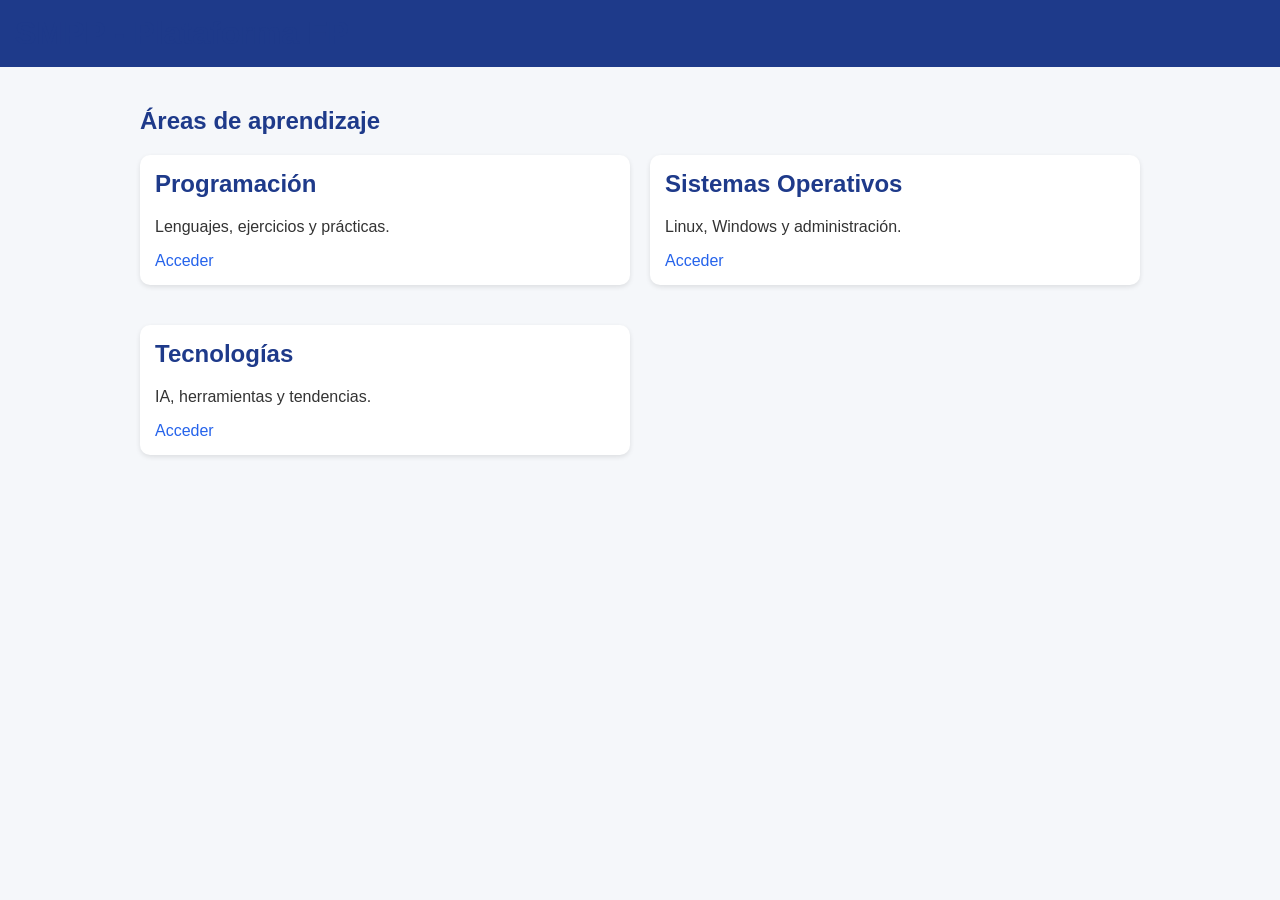
<file: web/index.html>
<!DOCTYPE html>
<html lang="es">
<head>
    <meta charset="UTF-8">
    <meta name="viewport" content="width=device-width, initial-scale=1.0">
    <title>Inicio - SMPP</title>

    <link rel="stylesheet" href="../assets/css/global.css">
    <link rel="stylesheet" href="../assets/css/layout.css">
    <link rel="stylesheet" href="../assets/css/components.css">
</head>

<body>

<header class="header">
    <h1>SMPP - Plataforma FP</h1>
</header>

<main class="container">

    <h2>Áreas de aprendizaje</h2>

    <div class="grid">

        <div class="card">
            <h2>Programación</h2>
            <p>Lenguajes, ejercicios y prácticas.</p>
            <a href="./programacion/index.html">Acceder</a>
        </div>

        <div class="card">
            <h2>Sistemas Operativos</h2>
            <p>Linux, Windows y administración.</p>
            <a href="./sistemas_operativos/index.html">Acceder</a>
        </div>

        <div class="card">
            <h2>Tecnologías</h2>
            <p>IA, herramientas y tendencias.</p>
            <a href="./tecnologias/index.html">Acceder</a>
        </div>

    </div>

</main>

</body>
</html>
</file>
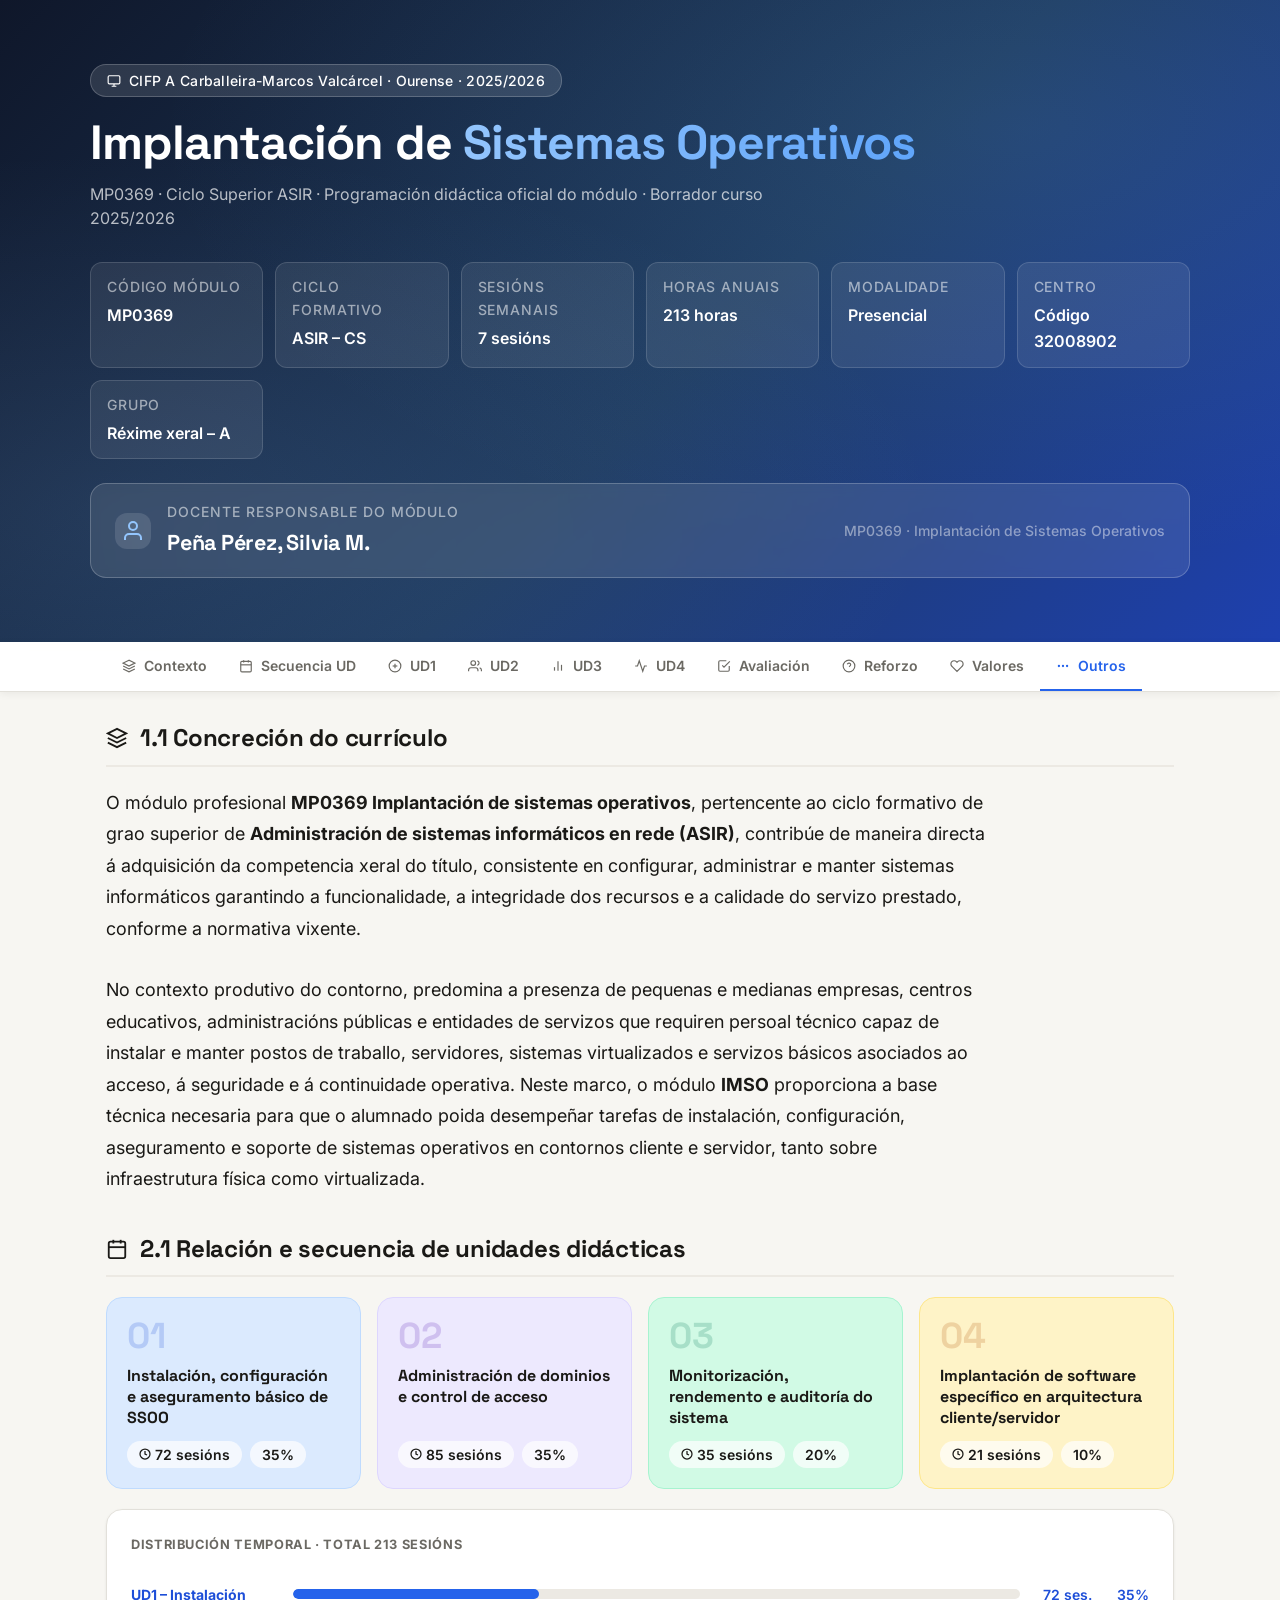
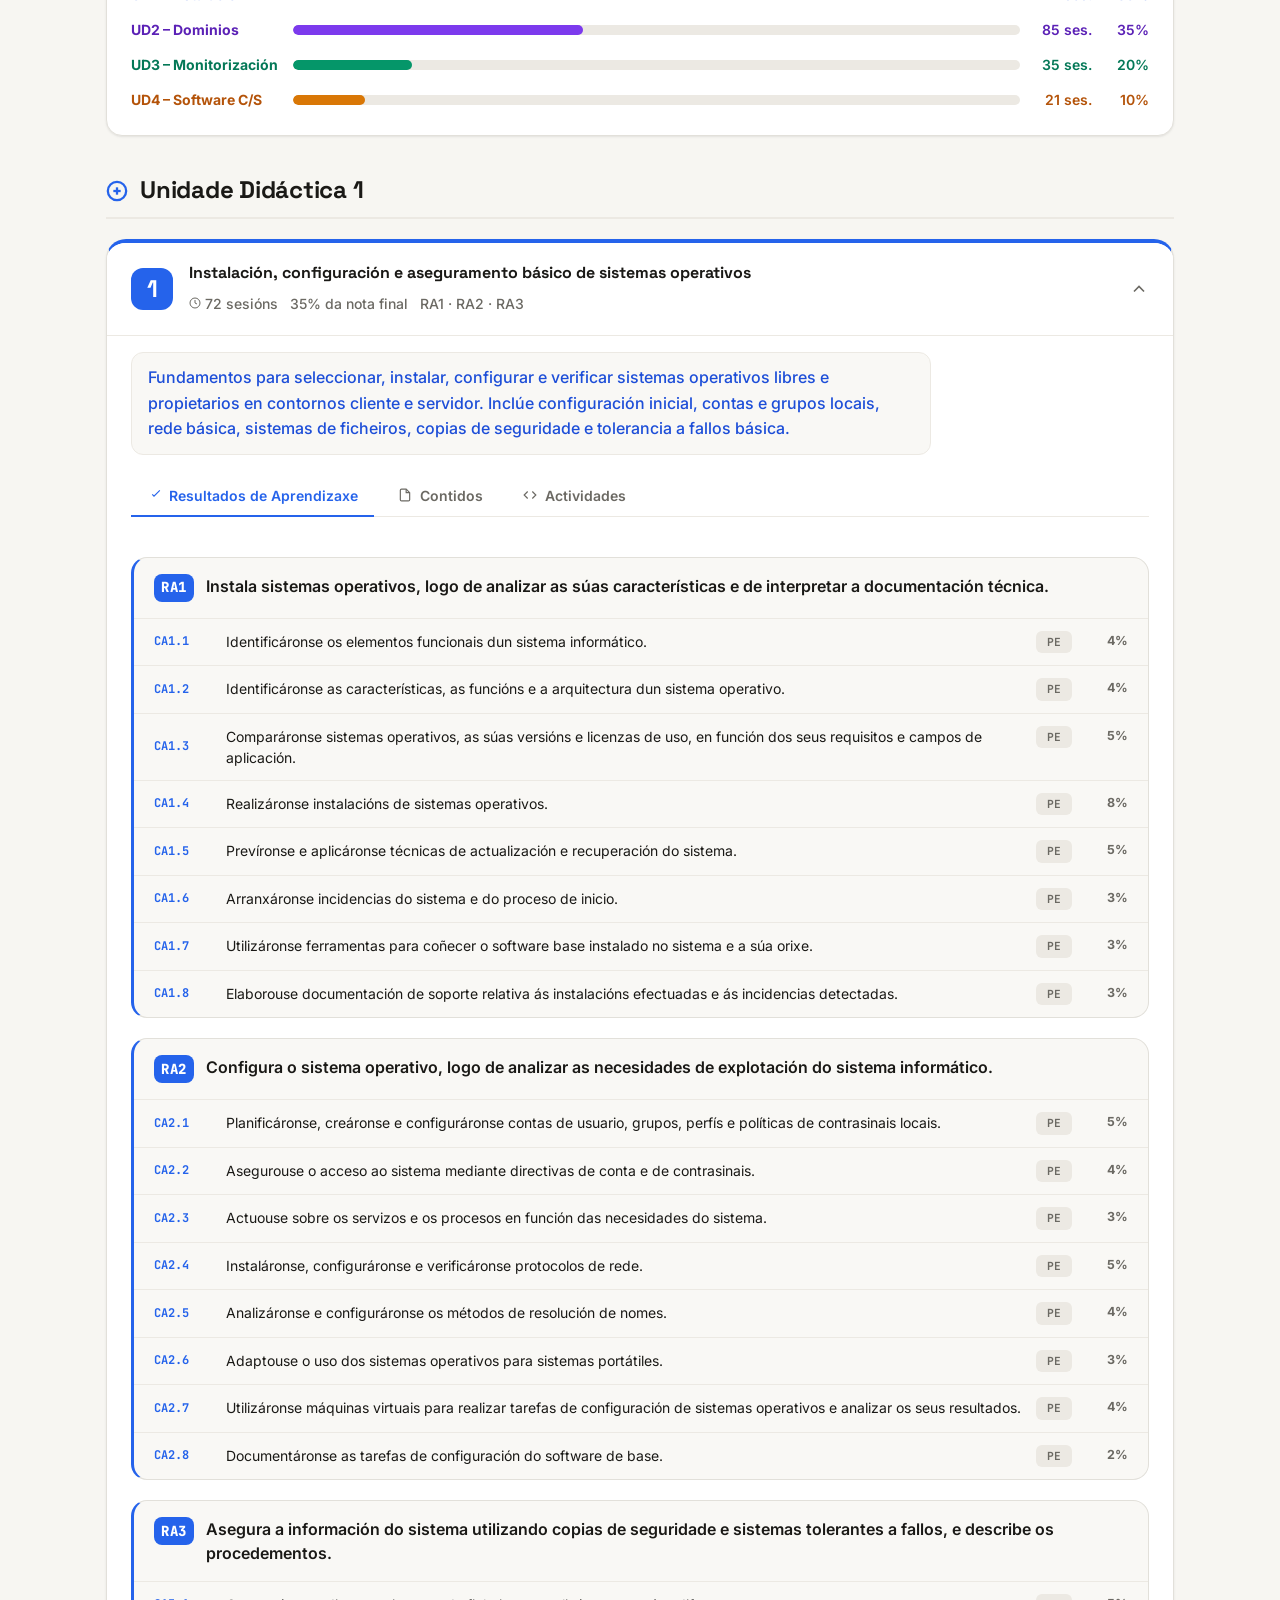
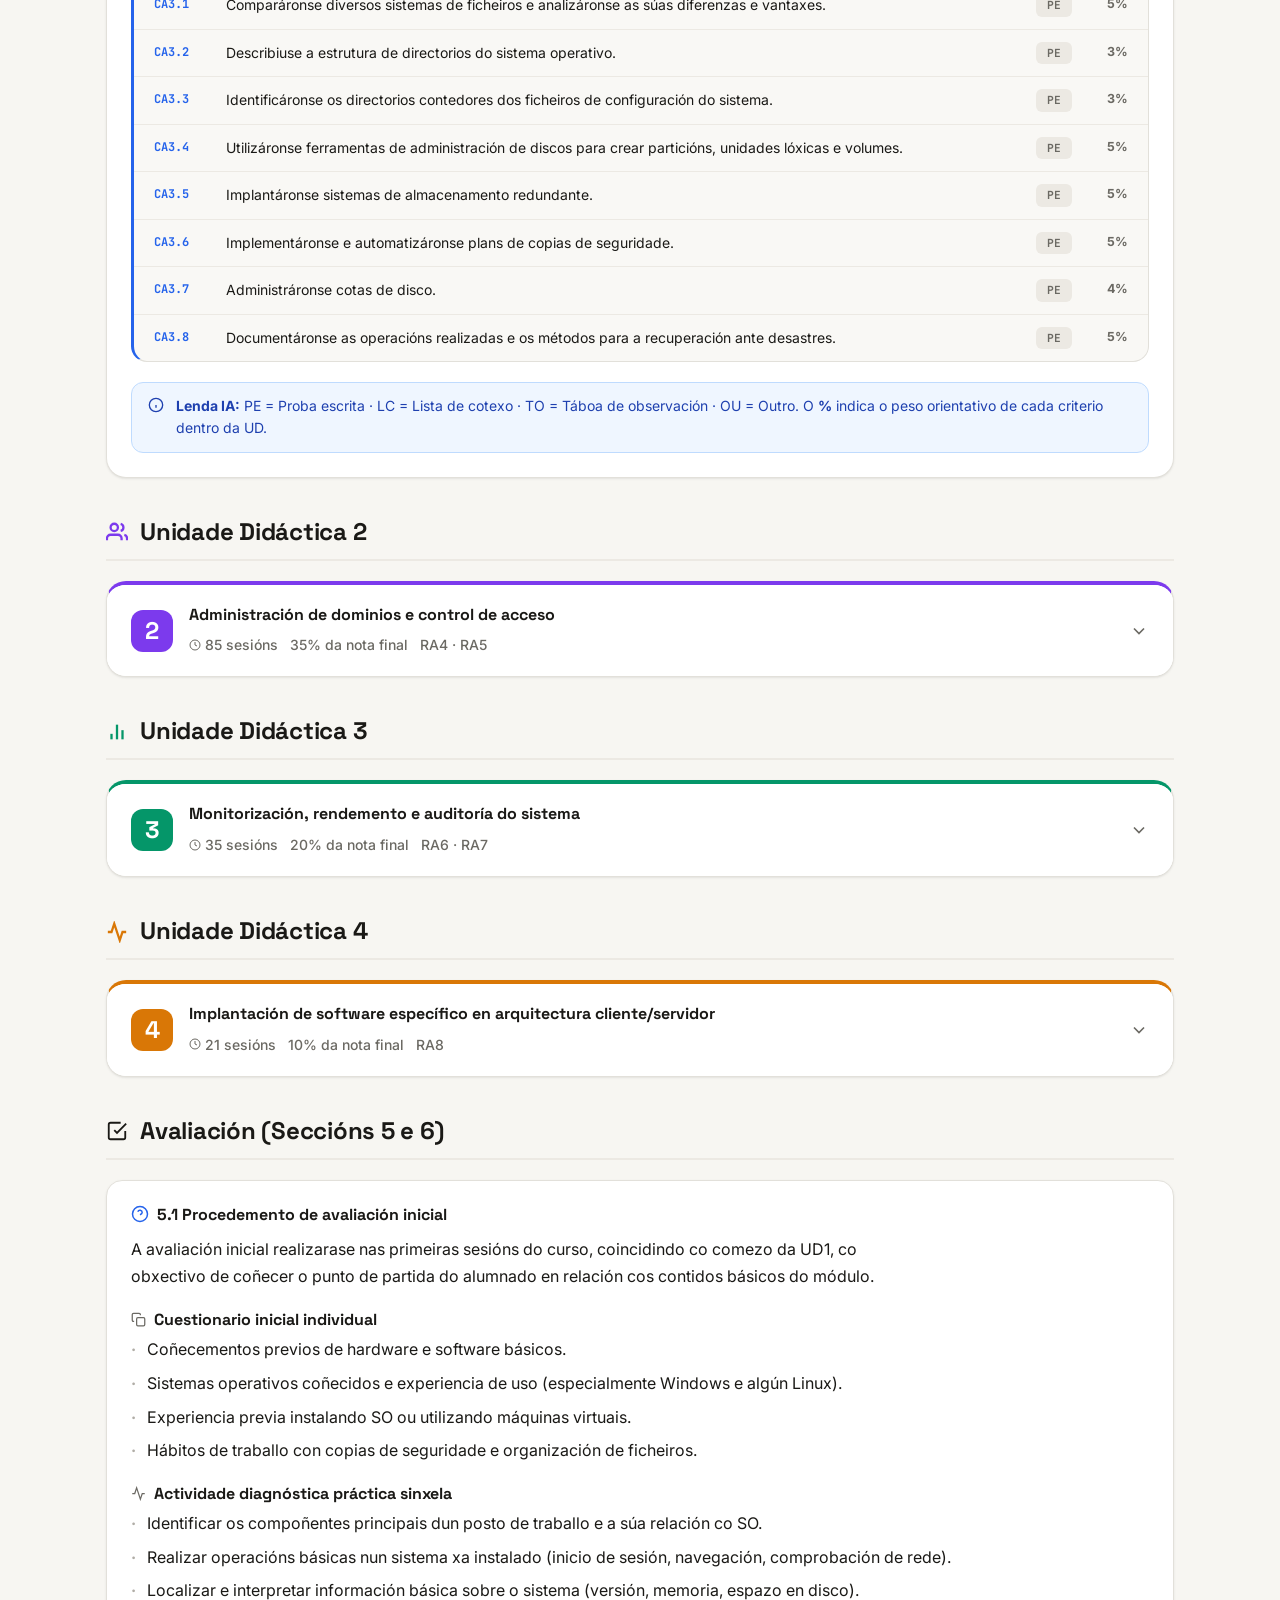
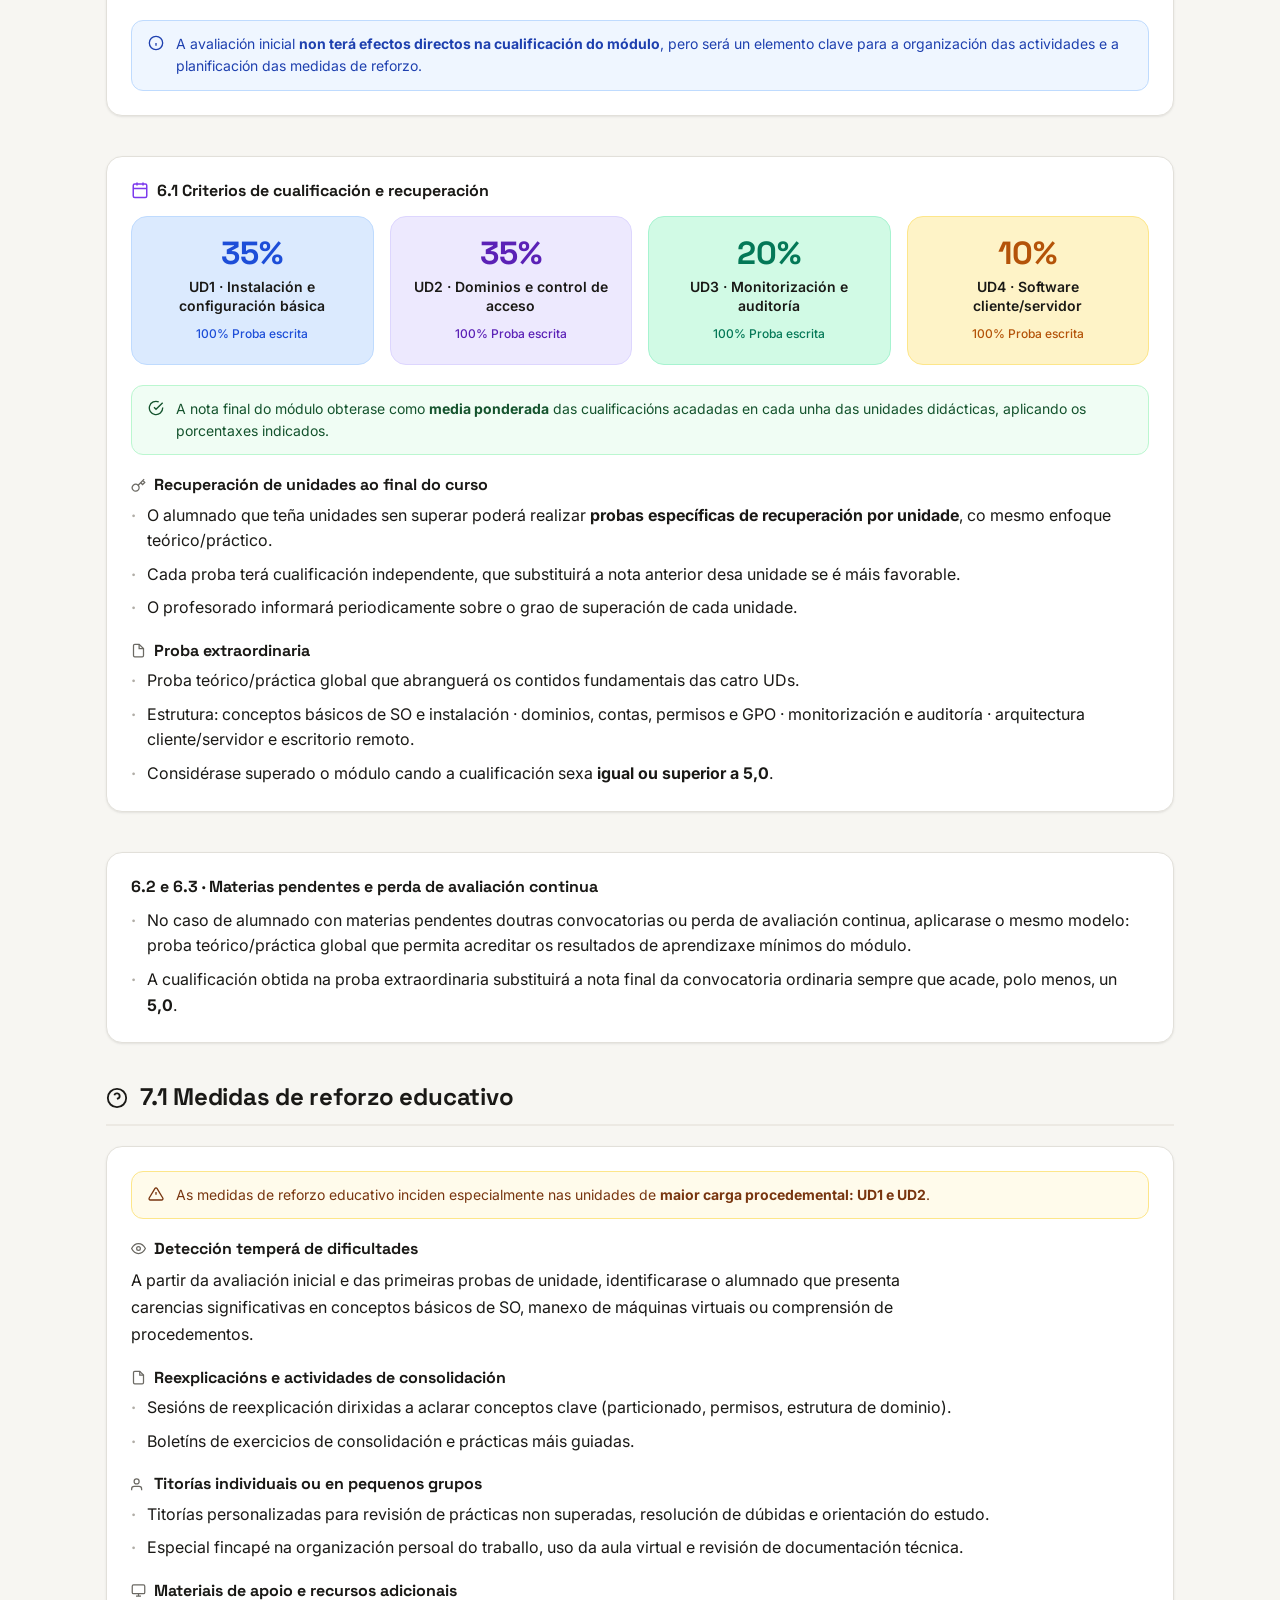
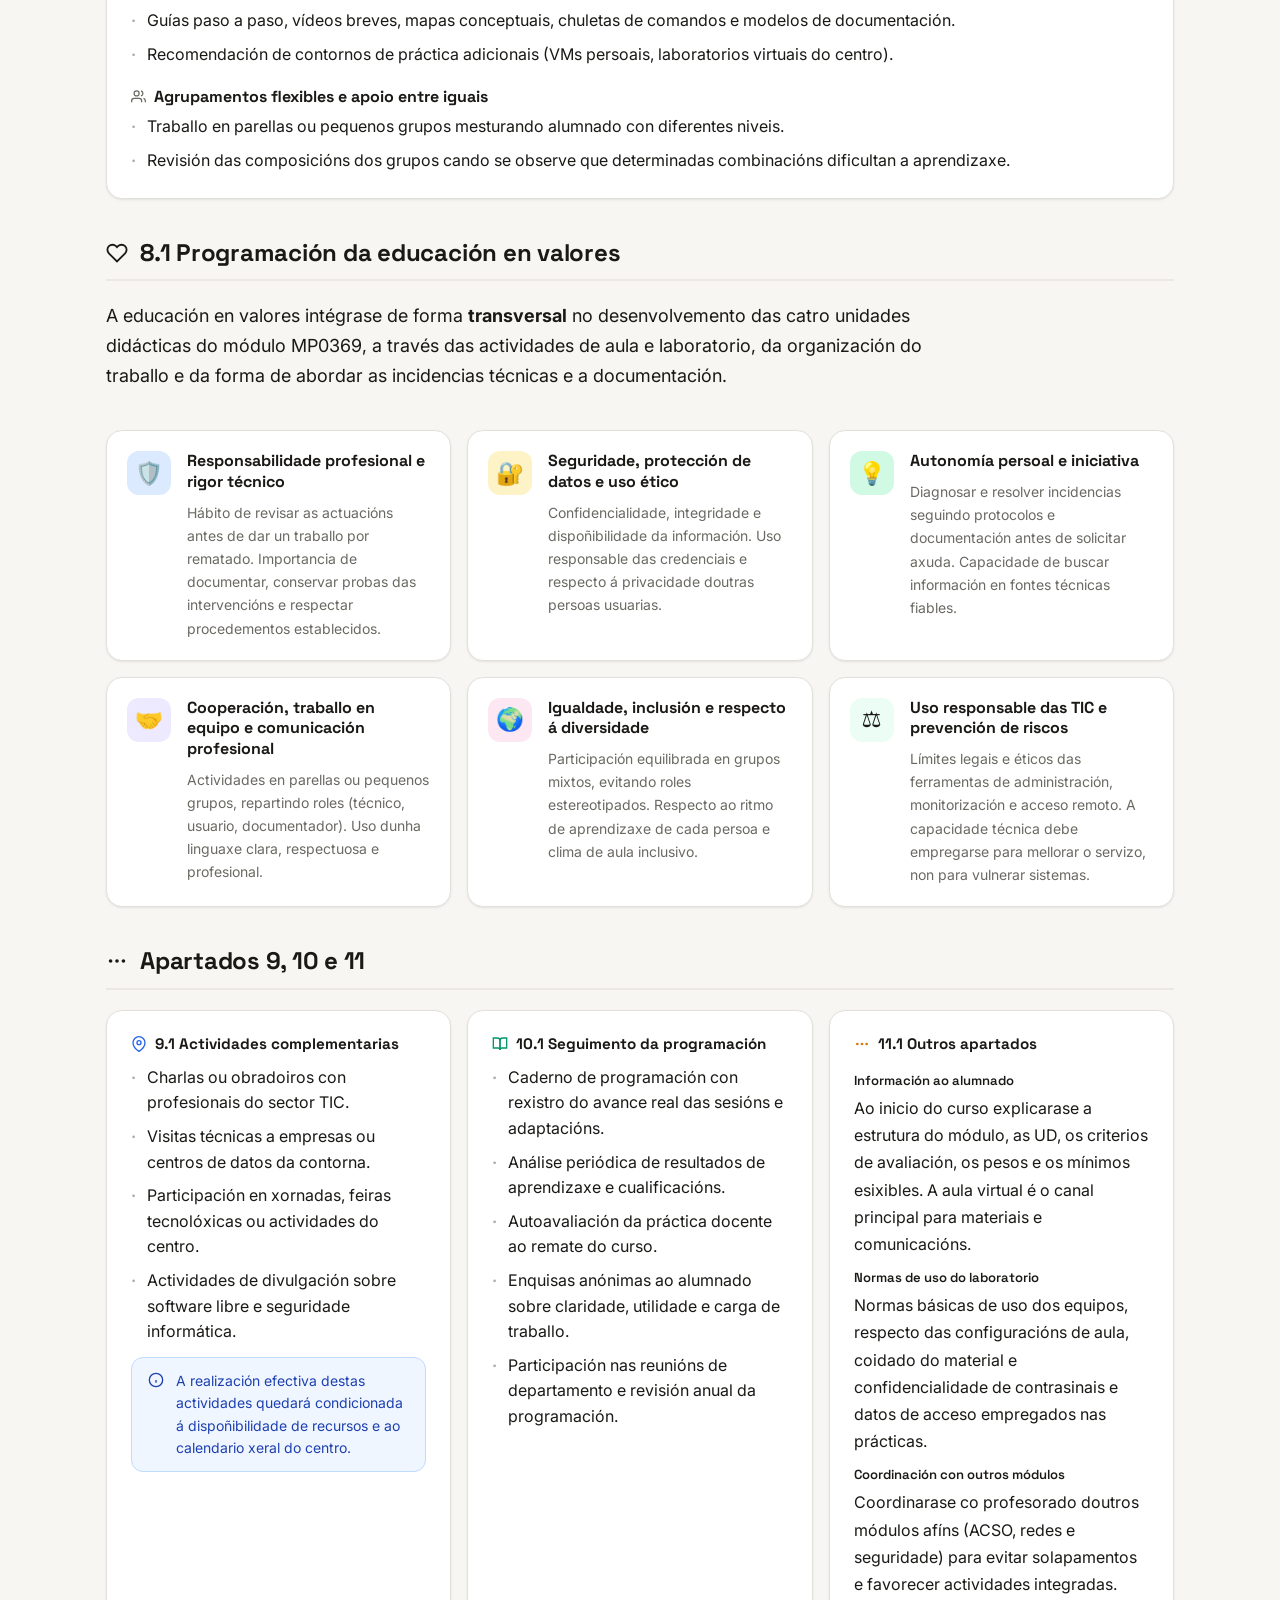
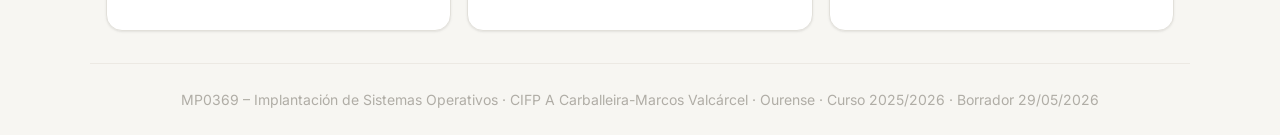
<file: web/imso/prog-docente.html>
<!DOCTYPE html>
<html lang="gl">
<head>
  <meta charset="UTF-8" />
  <meta name="viewport" content="width=device-width, initial-scale=1.0" />
  <title>MP0369 · Implantación de Sistemas Operativos · Programación 2025/2026</title>
  <meta name="description" content="Programación didáctica MP0369 - Implantación de sistemas operativos. CIFP A Carballeira-Marcos Valcárcel, Ourense. Curso 2025/2026." />

  <!-- Fonts -->
  <link rel="preconnect" href="https://fonts.googleapis.com" />
  <link rel="preconnect" href="https://fonts.gstatic.com" crossorigin />
  <link href="https://fonts.googleapis.com/css2?family=Inter:wght@300;400;500;600;700&family=Space+Grotesk:wght@400;500;600;700&family=JetBrains+Mono:wght@400;500&display=swap" rel="stylesheet" />

  <!-- CSS propio -->
  <link rel="stylesheet"  href="../../assets/css/pages/programacion-imso.css" />

  <!-- Puedes enlazar también tu global.css del sitio:
  <link rel="stylesheet" href="../../assets/css/global.css" />
  -->
</head>
<body>

<!-- ============================================================
     HEADER
     ============================================================ -->
<header class="prog-header">
  <div class="prog-header-inner">

    <div class="prog-badge">
      <svg viewBox="0 0 24 24" fill="none" stroke="currentColor" stroke-width="2"><rect x="2" y="3" width="20" height="14" rx="2"/><path d="M8 21h8M12 17v4"/></svg>
      CIFP A Carballeira-Marcos Valcárcel · Ourense · 2025/2026
    </div>

    <h1>Implantación de <span>Sistemas Operativos</span></h1>
    <p class="prog-subtitle">
      MP0369 · Ciclo Superior ASIR · Programación didáctica oficial do módulo · Borrador curso 2025/2026
    </p>

    <div class="prog-meta-grid">
      <div class="prog-meta-item">
        <span class="prog-meta-label">Código módulo</span>
        <span class="prog-meta-value">MP0369</span>
      </div>
      <div class="prog-meta-item">
        <span class="prog-meta-label">Ciclo formativo</span>
        <span class="prog-meta-value">ASIR – CS</span>
      </div>
      <div class="prog-meta-item">
        <span class="prog-meta-label">Sesións semanais</span>
        <span class="prog-meta-value">7 sesións</span>
      </div>
      <div class="prog-meta-item">
        <span class="prog-meta-label">Horas anuais</span>
        <span class="prog-meta-value">213 horas</span>
      </div>
      <div class="prog-meta-item">
        <span class="prog-meta-label">Modalidade</span>
        <span class="prog-meta-value">Presencial</span>
      </div>
      <div class="prog-meta-item">
        <span class="prog-meta-label">Centro</span>
        <span class="prog-meta-value">Código 32008902</span>
      </div>
      <div class="prog-meta-item">
        <span class="prog-meta-label">Grupo</span>
        <span class="prog-meta-value">Réxime xeral – A</span>
      </div>
    </div>

    <!-- Faixa docente -->
    <div class="prog-docente-bar">
      <svg viewBox="0 0 24 24" fill="none" stroke="currentColor" stroke-width="2"><path d="M20 21v-2a4 4 0 00-4-4H8a4 4 0 00-4 4v2"/><circle cx="12" cy="7" r="4"/></svg>
      <div class="prog-docente-inner">
        <span class="prog-docente-label">Docente responsable do módulo</span>
        <span class="prog-docente-name">Peña Pérez, Silvia M.</span>
      </div>
      <div class="prog-docente-module">MP0369 · Implantación de Sistemas Operativos</div>
    </div>

  </div>
</header>

<!-- ============================================================
     NAVEGACIÓN STICKY
     ============================================================ -->
<nav class="prog-nav" aria-label="Secciones da programación">
  <div class="prog-nav-inner">
    <a href="#contexto">
      <svg viewBox="0 0 24 24" fill="none" stroke="currentColor" stroke-width="2"><path d="M12 2L2 7l10 5 10-5-10-5zM2 17l10 5 10-5M2 12l10 5 10-5"/></svg>
      Contexto
    </a>
    <a href="#secuencia">
      <svg viewBox="0 0 24 24" fill="none" stroke="currentColor" stroke-width="2"><rect x="3" y="4" width="18" height="18" rx="2" ry="2"/><line x1="16" y1="2" x2="16" y2="6"/><line x1="8" y1="2" x2="8" y2="6"/><line x1="3" y1="10" x2="21" y2="10"/></svg>
      Secuencia UD
    </a>
    <a href="#ud1">
      <svg viewBox="0 0 24 24" fill="none" stroke="currentColor" stroke-width="2"><circle cx="12" cy="12" r="10"/><line x1="12" y1="8" x2="12" y2="16"/><line x1="8" y1="12" x2="16" y2="12"/></svg>
      UD1
    </a>
    <a href="#ud2">
      <svg viewBox="0 0 24 24" fill="none" stroke="currentColor" stroke-width="2"><path d="M17 21v-2a4 4 0 0 0-4-4H5a4 4 0 0 0-4 4v2"/><circle cx="9" cy="7" r="4"/><path d="M23 21v-2a4 4 0 0 0-3-3.87"/><path d="M16 3.13a4 4 0 0 1 0 7.75"/></svg>
      UD2
    </a>
    <a href="#ud3">
      <svg viewBox="0 0 24 24" fill="none" stroke="currentColor" stroke-width="2"><line x1="18" y1="20" x2="18" y2="10"/><line x1="12" y1="20" x2="12" y2="4"/><line x1="6" y1="20" x2="6" y2="14"/></svg>
      UD3
    </a>
    <a href="#ud4">
      <svg viewBox="0 0 24 24" fill="none" stroke="currentColor" stroke-width="2"><polyline points="22 12 18 12 15 21 9 3 6 12 2 12"/></svg>
      UD4
    </a>
    <a href="#avaliacion">
      <svg viewBox="0 0 24 24" fill="none" stroke="currentColor" stroke-width="2"><path d="M9 11l3 3L22 4"/><path d="M21 12v7a2 2 0 01-2 2H5a2 2 0 01-2-2V5a2 2 0 012-2h11"/></svg>
      Avaliación
    </a>
    <a href="#reforzo">
      <svg viewBox="0 0 24 24" fill="none" stroke="currentColor" stroke-width="2"><circle cx="12" cy="12" r="10"/><path d="M9.09 9a3 3 0 015.83 1c0 2-3 3-3 3"/><line x1="12" y1="17" x2="12.01" y2="17"/></svg>
      Reforzo
    </a>
    <a href="#valores">
      <svg viewBox="0 0 24 24" fill="none" stroke="currentColor" stroke-width="2"><path d="M20.84 4.61a5.5 5.5 0 00-7.78 0L12 5.67l-1.06-1.06a5.5 5.5 0 00-7.78 7.78l1.06 1.06L12 21.23l7.78-7.78 1.06-1.06a5.5 5.5 0 000-7.78z"/></svg>
      Valores
    </a>
    <a href="#outros">
      <svg viewBox="0 0 24 24" fill="none" stroke="currentColor" stroke-width="2"><circle cx="12" cy="12" r="1"/><circle cx="19" cy="12" r="1"/><circle cx="5" cy="12" r="1"/></svg>
      Outros
    </a>
  </div>
</nav>

<!-- ============================================================
     MAIN
     ============================================================ -->
<main class="prog-main">

  <!-- ══════════════════════════════════════════════════════════
       1. CONTEXTO CURRICULAR
       ══════════════════════════════════════════════════════════ -->
  <section class="prog-section" id="contexto">
    <h2 class="prog-section-title">
      <svg viewBox="0 0 24 24" fill="none" stroke="currentColor" stroke-width="2"><path d="M12 2L2 7l10 5 10-5-10-5zM2 17l10 5 10-5M2 12l10 5 10-5"/></svg>
      1.1 Concreción do currículo
    </h2>

    <div class="prog-context-text">
      <p>O módulo profesional <strong>MP0369 Implantación de sistemas operativos</strong>, pertencente ao ciclo formativo de grao superior de <strong>Administración de sistemas informáticos en rede (ASIR)</strong>, contribúe de maneira directa á adquisición da competencia xeral do título, consistente en configurar, administrar e manter sistemas informáticos garantindo a funcionalidade, a integridade dos recursos e a calidade do servizo prestado, conforme a normativa vixente.</p>
      <br/>
      <p>No contexto produtivo do contorno, predomina a presenza de pequenas e medianas empresas, centros educativos, administracións públicas e entidades de servizos que requiren persoal técnico capaz de instalar e manter postos de traballo, servidores, sistemas virtualizados e servizos básicos asociados ao acceso, á seguridade e á continuidade operativa. Neste marco, o módulo <strong>IMSO</strong> proporciona a base técnica necesaria para que o alumnado poida desempeñar tarefas de instalación, configuración, aseguramento e soporte de sistemas operativos en contornos cliente e servidor, tanto sobre infraestrutura física como virtualizada.</p>
    </div>
  </section>

  <!-- ══════════════════════════════════════════════════════════
       2. VISIÓN XERAL DE UNIDADES DIDÁCTICAS
       ══════════════════════════════════════════════════════════ -->
  <section class="prog-section" id="secuencia">
    <h2 class="prog-section-title">
      <svg viewBox="0 0 24 24" fill="none" stroke="currentColor" stroke-width="2"><rect x="3" y="4" width="18" height="18" rx="2" ry="2"/><line x1="16" y1="2" x2="16" y2="6"/><line x1="8" y1="2" x2="8" y2="6"/><line x1="3" y1="10" x2="21" y2="10"/></svg>
      2.1 Relación e secuencia de unidades didácticas
    </h2>

    <!-- Tarxetas resumen UD -->
    <div class="ud-overview-grid">
      <div class="ud-overview-card" data-ud="1" role="button" tabindex="0" title="Ir á UD1">
        <div class="ud-num">01</div>
        <h3>Instalación, configuración e aseguramento básico de SSOO</h3>
        <div class="ud-stats">
          <span class="ud-stat-pill">
            <svg viewBox="0 0 24 24" fill="none" stroke="currentColor" stroke-width="2.5"><circle cx="12" cy="12" r="10"/><polyline points="12 6 12 12 16 14"/></svg>
            72 sesións
          </span>
          <span class="ud-stat-pill">35%</span>
        </div>
      </div>
      <div class="ud-overview-card" data-ud="2" role="button" tabindex="0" title="Ir á UD2">
        <div class="ud-num">02</div>
        <h3>Administración de dominios e control de acceso</h3>
        <div class="ud-stats">
          <span class="ud-stat-pill">
            <svg viewBox="0 0 24 24" fill="none" stroke="currentColor" stroke-width="2.5"><circle cx="12" cy="12" r="10"/><polyline points="12 6 12 12 16 14"/></svg>
            85 sesións
          </span>
          <span class="ud-stat-pill">35%</span>
        </div>
      </div>
      <div class="ud-overview-card" data-ud="3" role="button" tabindex="0" title="Ir á UD3">
        <div class="ud-num">03</div>
        <h3>Monitorización, rendemento e auditoría do sistema</h3>
        <div class="ud-stats">
          <span class="ud-stat-pill">
            <svg viewBox="0 0 24 24" fill="none" stroke="currentColor" stroke-width="2.5"><circle cx="12" cy="12" r="10"/><polyline points="12 6 12 12 16 14"/></svg>
            35 sesións
          </span>
          <span class="ud-stat-pill">20%</span>
        </div>
      </div>
      <div class="ud-overview-card" data-ud="4" role="button" tabindex="0" title="Ir á UD4">
        <div class="ud-num">04</div>
        <h3>Implantación de software específico en arquitectura cliente/servidor</h3>
        <div class="ud-stats">
          <span class="ud-stat-pill">
            <svg viewBox="0 0 24 24" fill="none" stroke="currentColor" stroke-width="2.5"><circle cx="12" cy="12" r="10"/><polyline points="12 6 12 12 16 14"/></svg>
            21 sesións
          </span>
          <span class="ud-stat-pill">10%</span>
        </div>
      </div>
    </div>

    <!-- Barra de temporalización -->
    <div class="prog-card prog-timeline-bar">
      <div style="font-size:0.8rem;font-weight:700;text-transform:uppercase;letter-spacing:0.05em;color:var(--text-muted);margin-bottom:1rem;">Distribución temporal · Total 213 sesións</div>

      <div class="timeline-label-row" data-ud="1">
        <div class="timeline-ud-name" style="color:var(--ud1-dark)">UD1 – Instalación</div>
        <div class="timeline-bar-wrap">
          <div class="timeline-bar-fill" style="width:33.8%" data-ud="1"></div>
        </div>
        <div class="timeline-sessions" style="color:var(--ud1-dark)">72 ses.</div>
        <div class="timeline-pct" style="color:var(--ud1-dark)">35%</div>
      </div>

      <div class="timeline-label-row" data-ud="2">
        <div class="timeline-ud-name" style="color:var(--ud2-dark)">UD2 – Dominios</div>
        <div class="timeline-bar-wrap">
          <div class="timeline-bar-fill" style="width:39.9%" data-ud="2"></div>
        </div>
        <div class="timeline-sessions" style="color:var(--ud2-dark)">85 ses.</div>
        <div class="timeline-pct" style="color:var(--ud2-dark)">35%</div>
      </div>

      <div class="timeline-label-row" data-ud="3">
        <div class="timeline-ud-name" style="color:var(--ud3-dark)">UD3 – Monitorización</div>
        <div class="timeline-bar-wrap">
          <div class="timeline-bar-fill" style="width:16.4%" data-ud="3"></div>
        </div>
        <div class="timeline-sessions" style="color:var(--ud3-dark)">35 ses.</div>
        <div class="timeline-pct" style="color:var(--ud3-dark)">20%</div>
      </div>

      <div class="timeline-label-row" data-ud="4">
        <div class="timeline-ud-name" style="color:var(--ud4-dark)">UD4 – Software C/S</div>
        <div class="timeline-bar-wrap">
          <div class="timeline-bar-fill" style="width:9.9%" data-ud="4"></div>
        </div>
        <div class="timeline-sessions" style="color:var(--ud4-dark)">21 ses.</div>
        <div class="timeline-pct" style="color:var(--ud4-dark)">10%</div>
      </div>
    </div>

  </section>

  <!-- ══════════════════════════════════════════════════════════
       UD1
       ══════════════════════════════════════════════════════════ -->
  <section class="prog-section" id="ud1">
    <h2 class="prog-section-title">
      <svg viewBox="0 0 24 24" fill="none" stroke="var(--ud1-color)" stroke-width="2.5"><circle cx="12" cy="12" r="10"/><line x1="12" y1="8" x2="12" y2="16"/><line x1="8" y1="12" x2="16" y2="12"/></svg>
      Unidade Didáctica 1
    </h2>

    <details class="ud-accordion" data-ud="1" open>
      <summary class="ud-accordion-header">
        <div class="ud-accordion-num">1</div>
        <div class="ud-accordion-info">
          <h3>Instalación, configuración e aseguramento básico de sistemas operativos</h3>
          <div class="ud-accordion-meta">
            <span><svg viewBox="0 0 24 24" fill="none" stroke="currentColor" stroke-width="2"><circle cx="12" cy="12" r="10"/><polyline points="12 6 12 12 16 14"/></svg>72 sesións</span>
            <span>35% da nota final</span>
            <span>RA1 · RA2 · RA3</span>
          </div>
        </div>
        <svg class="ud-accordion-arrow" viewBox="0 0 24 24" fill="none" stroke="currentColor" stroke-width="2"><polyline points="6 9 12 15 18 9"/></svg>
      </summary>

      <div class="ud-accordion-body">
        <p class="ud-desc" data-ud="1" style="color:var(--ud1-dark)">
          Fundamentos para seleccionar, instalar, configurar e verificar sistemas operativos libres e propietarios en contornos cliente e servidor. Inclúe configuración inicial, contas e grupos locais, rede básica, sistemas de ficheiros, copias de seguridade e tolerancia a fallos básica.
        </p>

        <!-- Tabs UD1 -->
        <div class="ud-tabs" data-ud="1">
          <button class="ud-tab-btn active" data-tab="ud1-ra" data-ud="1">
            <svg viewBox="0 0 24 24" fill="none" stroke="currentColor" stroke-width="2"><path d="M9 11l3 3L22 4"/></svg>
            Resultados de Aprendizaxe
          </button>
          <button class="ud-tab-btn" data-tab="ud1-contidos" data-ud="1">
            <svg viewBox="0 0 24 24" fill="none" stroke="currentColor" stroke-width="2"><path d="M14 2H6a2 2 0 00-2 2v16a2 2 0 002 2h12a2 2 0 002-2V8z"/><polyline points="14 2 14 8 20 8"/></svg>
            Contidos
          </button>
          <button class="ud-tab-btn" data-tab="ud1-actividades" data-ud="1">
            <svg viewBox="0 0 24 24" fill="none" stroke="currentColor" stroke-width="2"><polyline points="16 18 22 12 16 6"/><polyline points="8 6 2 12 8 18"/></svg>
            Actividades
          </button>
        </div>

        <!-- Panel RA -->
        <div id="ud1-ra" class="ud-tab-panel active" data-ud="1">

          <div class="ra-block" data-ud="1">
            <div class="ra-header">
              <span class="ra-badge">RA1</span>
              <span>Instala sistemas operativos, logo de analizar as súas características e de interpretar a documentación técnica.</span>
            </div>
            <div class="ra-ca-list">
              <div class="ra-ca-item"><span class="ra-ca-code">CA1.1</span><span class="ra-ca-text">Identificáronse os elementos funcionais dun sistema informático.</span><span class="ra-ca-ia">PE</span><span class="ra-ca-pct">4%</span></div>
              <div class="ra-ca-item"><span class="ra-ca-code">CA1.2</span><span class="ra-ca-text">Identificáronse as características, as funcións e a arquitectura dun sistema operativo.</span><span class="ra-ca-ia">PE</span><span class="ra-ca-pct">4%</span></div>
              <div class="ra-ca-item"><span class="ra-ca-code">CA1.3</span><span class="ra-ca-text">Comparáronse sistemas operativos, as súas versións e licenzas de uso, en función dos seus requisitos e campos de aplicación.</span><span class="ra-ca-ia">PE</span><span class="ra-ca-pct">5%</span></div>
              <div class="ra-ca-item"><span class="ra-ca-code">CA1.4</span><span class="ra-ca-text">Realizáronse instalacións de sistemas operativos.</span><span class="ra-ca-ia">PE</span><span class="ra-ca-pct">8%</span></div>
              <div class="ra-ca-item"><span class="ra-ca-code">CA1.5</span><span class="ra-ca-text">Prevíronse e aplicáronse técnicas de actualización e recuperación do sistema.</span><span class="ra-ca-ia">PE</span><span class="ra-ca-pct">5%</span></div>
              <div class="ra-ca-item"><span class="ra-ca-code">CA1.6</span><span class="ra-ca-text">Arranxáronse incidencias do sistema e do proceso de inicio.</span><span class="ra-ca-ia">PE</span><span class="ra-ca-pct">3%</span></div>
              <div class="ra-ca-item"><span class="ra-ca-code">CA1.7</span><span class="ra-ca-text">Utilizáronse ferramentas para coñecer o software base instalado no sistema e a súa orixe.</span><span class="ra-ca-ia">PE</span><span class="ra-ca-pct">3%</span></div>
              <div class="ra-ca-item"><span class="ra-ca-code">CA1.8</span><span class="ra-ca-text">Elaborouse documentación de soporte relativa ás instalacións efectuadas e ás incidencias detectadas.</span><span class="ra-ca-ia">PE</span><span class="ra-ca-pct">3%</span></div>
            </div>
          </div>

          <div class="ra-block" data-ud="1">
            <div class="ra-header">
              <span class="ra-badge">RA2</span>
              <span>Configura o sistema operativo, logo de analizar as necesidades de explotación do sistema informático.</span>
            </div>
            <div class="ra-ca-list">
              <div class="ra-ca-item"><span class="ra-ca-code">CA2.1</span><span class="ra-ca-text">Planificáronse, creáronse e configuráronse contas de usuario, grupos, perfís e políticas de contrasinais locais.</span><span class="ra-ca-ia">PE</span><span class="ra-ca-pct">5%</span></div>
              <div class="ra-ca-item"><span class="ra-ca-code">CA2.2</span><span class="ra-ca-text">Asegurouse o acceso ao sistema mediante directivas de conta e de contrasinais.</span><span class="ra-ca-ia">PE</span><span class="ra-ca-pct">4%</span></div>
              <div class="ra-ca-item"><span class="ra-ca-code">CA2.3</span><span class="ra-ca-text">Actuouse sobre os servizos e os procesos en función das necesidades do sistema.</span><span class="ra-ca-ia">PE</span><span class="ra-ca-pct">3%</span></div>
              <div class="ra-ca-item"><span class="ra-ca-code">CA2.4</span><span class="ra-ca-text">Instaláronse, configuráronse e verificáronse protocolos de rede.</span><span class="ra-ca-ia">PE</span><span class="ra-ca-pct">5%</span></div>
              <div class="ra-ca-item"><span class="ra-ca-code">CA2.5</span><span class="ra-ca-text">Analizáronse e configuráronse os métodos de resolución de nomes.</span><span class="ra-ca-ia">PE</span><span class="ra-ca-pct">4%</span></div>
              <div class="ra-ca-item"><span class="ra-ca-code">CA2.6</span><span class="ra-ca-text">Adaptouse o uso dos sistemas operativos para sistemas portátiles.</span><span class="ra-ca-ia">PE</span><span class="ra-ca-pct">3%</span></div>
              <div class="ra-ca-item"><span class="ra-ca-code">CA2.7</span><span class="ra-ca-text">Utilizáronse máquinas virtuais para realizar tarefas de configuración de sistemas operativos e analizar os seus resultados.</span><span class="ra-ca-ia">PE</span><span class="ra-ca-pct">4%</span></div>
              <div class="ra-ca-item"><span class="ra-ca-code">CA2.8</span><span class="ra-ca-text">Documentáronse as tarefas de configuración do software de base.</span><span class="ra-ca-ia">PE</span><span class="ra-ca-pct">2%</span></div>
            </div>
          </div>

          <div class="ra-block" data-ud="1">
            <div class="ra-header">
              <span class="ra-badge">RA3</span>
              <span>Asegura a información do sistema utilizando copias de seguridade e sistemas tolerantes a fallos, e describe os procedementos.</span>
            </div>
            <div class="ra-ca-list">
              <div class="ra-ca-item"><span class="ra-ca-code">CA3.1</span><span class="ra-ca-text">Comparáronse diversos sistemas de ficheiros e analizáronse as súas diferenzas e vantaxes.</span><span class="ra-ca-ia">PE</span><span class="ra-ca-pct">5%</span></div>
              <div class="ra-ca-item"><span class="ra-ca-code">CA3.2</span><span class="ra-ca-text">Describiuse a estrutura de directorios do sistema operativo.</span><span class="ra-ca-ia">PE</span><span class="ra-ca-pct">3%</span></div>
              <div class="ra-ca-item"><span class="ra-ca-code">CA3.3</span><span class="ra-ca-text">Identificáronse os directorios contedores dos ficheiros de configuración do sistema.</span><span class="ra-ca-ia">PE</span><span class="ra-ca-pct">3%</span></div>
              <div class="ra-ca-item"><span class="ra-ca-code">CA3.4</span><span class="ra-ca-text">Utilizáronse ferramentas de administración de discos para crear particións, unidades lóxicas e volumes.</span><span class="ra-ca-ia">PE</span><span class="ra-ca-pct">5%</span></div>
              <div class="ra-ca-item"><span class="ra-ca-code">CA3.5</span><span class="ra-ca-text">Implantáronse sistemas de almacenamento redundante.</span><span class="ra-ca-ia">PE</span><span class="ra-ca-pct">5%</span></div>
              <div class="ra-ca-item"><span class="ra-ca-code">CA3.6</span><span class="ra-ca-text">Implementáronse e automatizáronse plans de copias de seguridade.</span><span class="ra-ca-ia">PE</span><span class="ra-ca-pct">5%</span></div>
              <div class="ra-ca-item"><span class="ra-ca-code">CA3.7</span><span class="ra-ca-text">Administráronse cotas de disco.</span><span class="ra-ca-ia">PE</span><span class="ra-ca-pct">4%</span></div>
              <div class="ra-ca-item"><span class="ra-ca-code">CA3.8</span><span class="ra-ca-text">Documentáronse as operacións realizadas e os métodos para a recuperación ante desastres.</span><span class="ra-ca-ia">PE</span><span class="ra-ca-pct">5%</span></div>
            </div>
          </div>

          <div class="info-box info">
            <svg class="info-box-icon" viewBox="0 0 24 24" fill="none" stroke="currentColor" stroke-width="2"><circle cx="12" cy="12" r="10"/><line x1="12" y1="16" x2="12" y2="12"/><line x1="12" y1="8" x2="12.01" y2="8"/></svg>
            <div><strong>Lenda IA:</strong> PE = Proba escrita · LC = Lista de cotexo · TO = Táboa de observación · OU = Outro. O <strong>%</strong> indica o peso orientativo de cada criterio dentro da UD.</div>
          </div>
        </div>

        <!-- Panel Contidos -->
        <div id="ud1-contidos" class="ud-tab-panel" data-ud="1">
          <div class="bc-block" data-ud="1">
            <div class="bc-block-title"><span class="bc-badge">BC1</span> Instalación do software base dun sistema informático</div>
            <div class="bc-items">
              <div class="bc-item"><div class="bc-item-dot" data-ud="1"></div><span>Estrutura dun sistema informático. Dixitalización da información.</span></div>
              <div class="bc-item"><div class="bc-item-dot" data-ud="1"></div><span>Concepto, arquitectura e funcións dun sistema operativo. Tipos e licenzas.</span></div>
              <div class="bc-item"><div class="bc-item-dot" data-ud="1"></div><span>Consideracións previas á instalación de SO libres e propietarios. Requisitos, versións e licenzas.</span></div>
              <div class="bc-item"><div class="bc-item-dot" data-ud="1"></div><span>Instalación e configuración de SO na nube. Automatización e ficheiros de respostas.</span></div>
              <div class="bc-item"><div class="bc-item-dot" data-ud="1"></div><span>Elaboración de manuais de instalación. Actualización de SO. Ficheiros de inicio.</span></div>
              <div class="bc-item"><div class="bc-item-dot" data-ud="1"></div><span>Rexistro do sistema. Actualización e mantemento de controladores de dispositivos.</span></div>
            </div>
          </div>
          <div class="bc-block" data-ud="1">
            <div class="bc-block-title"><span class="bc-badge">BC2</span> Administración de software de base</div>
            <div class="bc-items">
              <div class="bc-item"><div class="bc-item-dot" data-ud="1"></div><span>Administración de usuarios e grupos locais. Usuarios e grupos predeterminados.</span></div>
              <div class="bc-item"><div class="bc-item-dot" data-ud="1"></div><span>Directivas de conta locais. Seguridade de contas e contrasinais.</span></div>
              <div class="bc-item"><div class="bc-item-dot" data-ud="1"></div><span>Administración de perfís locais. Configuración TCP/IP en SO cliente.</span></div>
              <div class="bc-item"><div class="bc-item-dot" data-ud="1"></div><span>Resolución de nomes. Ficheiros de configuración de rede. Configuracións múltiples e de respaldo.</span></div>
              <div class="bc-item"><div class="bc-item-dot" data-ud="1"></div><span>Resolución de problemas de conectividade. Permisos de uso de ficheiros. Compartición de recursos.</span></div>
              <div class="bc-item"><div class="bc-item-dot" data-ud="1"></div><span>Cotas de disco. Accesibilidade. Virtualización: máquinas virtuais e contedores.</span></div>
            </div>
          </div>
          <div class="bc-block" data-ud="1">
            <div class="bc-block-title"><span class="bc-badge">BC3</span> Administración e aseguramento da información</div>
            <div class="bc-items">
              <div class="bc-item"><div class="bc-item-dot" data-ud="1"></div><span>Sistemas de ficheiros: características, tipos (distribuídos, transaccionais, cifrados, comprimidos, virtuais).</span></div>
              <div class="bc-item"><div class="bc-item-dot" data-ud="1"></div><span>Xestión de sistemas de ficheiros por comandos e GUI. Xestión de ligazóns.</span></div>
              <div class="bc-item"><div class="bc-item-dot" data-ud="1"></div><span>Estrutura de directorios de SO libres e propietarios. Procura de información do sistema.</span></div>
              <div class="bc-item"><div class="bc-item-dot" data-ud="1"></div><span>Ferramentas de administración de discos: particións, volumes, desfragmentación. Volumes distribuídos.</span></div>
              <div class="bc-item"><div class="bc-item-dot" data-ud="1"></div><span>Sistemas de tolerancia a fallos. Tipos de copias de seguridade. Plans e programación de copias.</span></div>
              <div class="bc-item"><div class="bc-item-dot" data-ud="1"></div><span>Recuperación en caso de fallo do sistema. Discos de arranque e de recuperación. Puntos de recuperación.</span></div>
            </div>
          </div>
        </div>

        <!-- Panel Actividades -->
        <div id="ud1-actividades" class="ud-tab-panel" data-ud="1">

          <div class="actividad-card" data-ud="1">
            <div class="actividad-header">
              <div class="act-num-badge">1</div>
              <div class="actividad-title">Instalación de sistemas operativos en máquinas virtuais</div>
              <div class="actividad-duration"><svg viewBox="0 0 24 24" fill="none" stroke="currentColor" stroke-width="2"><circle cx="12" cy="12" r="10"/><polyline points="12 6 12 12 16 14"/></svg>24 sesións</div>
              <svg class="act-arrow" viewBox="0 0 24 24" fill="none" stroke="currentColor" stroke-width="2" style="width:16px;height:16px;transition:transform 200ms;"><polyline points="6 9 12 15 18 9"/></svg>
            </div>
            <div class="actividad-body">
              <p class="actividad-desc">Instalación guiada de sistemas operativos libres e propietarios en máquinas virtuais, partindo da análise de requisitos, configuración de firmware e particionado, creación de máquinas virtuais e realización das comprobacións básicas posteriores á instalación. Trabállase sempre en contorno de laboratorio, con enfoque próximo a escenarios reais de aula/empresa.</p>
              <div class="act-sub-section">
                <div class="act-sub-title"><svg viewBox="0 0 24 24" fill="none" stroke="currentColor" stroke-width="2"><path d="M22 11.08V12a10 10 0 11-5.93-9.14"/><polyline points="22 4 12 14.01 9 11.01"/></svg>Obxectivos específicos</div>
                <ul class="act-list">
                  <li>Analizar os requisitos mínimos e recomendados dos SO que se van instalar.</li>
                  <li>Configurar correctamente unha VM para cada caso (CPU, memoria, disco, rede, firmware).</li>
                  <li>Realizar o proceso completo de instalación de, polo menos, un SO libre e un propietario en contorno virtual.</li>
                  <li>Verificar o resultado da instalación mediante ferramentas básicas do SO.</li>
                  <li>Recoller nunha ficha de instalación os datos máis relevantes do proceso e das decisións tomadas.</li>
                </ul>
              </div>
              <div class="act-sub-section">
                <div class="act-sub-title"><svg viewBox="0 0 24 24" fill="none" stroke="currentColor" stroke-width="2"><path d="M21 16V8a2 2 0 00-1-1.73l-7-4a2 2 0 00-2 0l-7 4A2 2 0 003 8v8a2 2 0 001 1.73l7 4a2 2 0 002 0l7-4A2 2 0 0021 16z"/></svg>Resultados ou produtos</div>
                <ul class="act-list">
                  <li>Máquinas virtuais operativas cos SO instalados segundo os requisitos establecidos.</li>
                  <li>Fichas de instalación cubertas polo alumnado (parámetros de VM, pasos principais, incidencias e solucións).</li>
                  <li>Checklist de comprobación post-instalación completado (versión, disco, rede, actualizacións básicas).</li>
                </ul>
              </div>
              <div class="act-sub-section">
                <div class="act-sub-title"><svg viewBox="0 0 24 24" fill="none" stroke="currentColor" stroke-width="2"><rect x="2" y="3" width="20" height="14" rx="2"/><path d="M8 21h8M12 17v4"/></svg>Recursos específicos</div>
                <ul class="act-list">
                  <li>Aula de informática con equipos preparados para virtualización por hardware.</li>
                  <li>Software de virtualización (VirtualBox ou equivalente). Imaxes ISO oficiais dos SO seleccionados.</li>
                  <li>Guías de instalación e modelos de ficha de instalación e checklist.</li>
                  <li>Proxector ou pizarra dixital para explicacións conxuntas.</li>
                </ul>
              </div>
            </div>
          </div>

          <div class="actividad-card" data-ud="1">
            <div class="actividad-header">
              <div class="act-num-badge">2</div>
              <div class="actividad-title">Configuración básica e avanzada de sistemas operativos</div>
              <div class="actividad-duration"><svg viewBox="0 0 24 24" fill="none" stroke="currentColor" stroke-width="2"><circle cx="12" cy="12" r="10"/><polyline points="12 6 12 12 16 14"/></svg>26 sesións</div>
              <svg class="act-arrow" viewBox="0 0 24 24" fill="none" stroke="currentColor" stroke-width="2" style="width:16px;height:16px;transition:transform 200ms;"><polyline points="6 9 12 15 18 9"/></svg>
            </div>
            <div class="actividad-body">
              <p class="actividad-desc">Configuración básica e algo máis avanzada dos SO instalados en VM: contas e grupos locais, seguridade elemental, sistemas de ficheiros e permisos sinxelos, configuración de rede en contornos cliente e uso inicial de ferramentas de consola para tarefas habituais de administración.</p>
              <div class="act-sub-section">
                <div class="act-sub-title"><svg viewBox="0 0 24 24" fill="none" stroke="currentColor" stroke-width="2"><path d="M22 11.08V12a10 10 0 11-5.93-9.14"/><polyline points="22 4 12 14.01 9 11.01"/></svg>Obxectivos específicos</div>
                <ul class="act-list">
                  <li>Crear e configurar contas de usuario e grupos locais segundo diferentes necesidades de uso.</li>
                  <li>Aplicar políticas básicas de contrasinais e de seguridade local.</li>
                  <li>Configurar parámetros de rede (IP, máscara, pasarela, DNS) e comprobar conectividade.</li>
                  <li>Identificar e aplicar permisos sinxelos sobre ficheiros e cartafoles segundo distintos escenarios.</li>
                  <li>Utilizar comandos básicos de consola (Windows/Linux) para tarefas de administración sinxelas.</li>
                </ul>
              </div>
              <div class="act-sub-section">
                <div class="act-sub-title"><svg viewBox="0 0 24 24" fill="none" stroke="currentColor" stroke-width="2"><path d="M21 16V8a2 2 0 00-1-1.73l-7-4a2 2 0 00-2 0l-7 4A2 2 0 003 8v8a2 2 0 001 1.73l7 4a2 2 0 002 0l7-4A2 2 0 0021 16z"/></svg>Resultados ou produtos</div>
                <ul class="act-list">
                  <li>SO configurados con contas e grupos adecuados aos escenarios propostos.</li>
                  <li>Postos virtuais con configuración de rede correcta e conectividade comprobada.</li>
                  <li>Exercicio ou caso práctico resolto sobre permisos básicos e acceso a recursos.</li>
                  <li>Pequena memoria ou rexistro de configuración coas accións máis relevantes realizadas.</li>
                </ul>
              </div>
            </div>
          </div>

          <div class="actividad-card" data-ud="1">
            <div class="actividad-header">
              <div class="act-num-badge">3</div>
              <div class="actividad-title">Protección da información, sistemas de ficheiros, RAID e copias de seguridade</div>
              <div class="actividad-duration"><svg viewBox="0 0 24 24" fill="none" stroke="currentColor" stroke-width="2"><circle cx="12" cy="12" r="10"/><polyline points="12 6 12 12 16 14"/></svg>22 sesións</div>
              <svg class="act-arrow" viewBox="0 0 24 24" fill="none" stroke="currentColor" stroke-width="2" style="width:16px;height:16px;transition:transform 200ms;"><polyline points="6 9 12 15 18 9"/></svg>
            </div>
            <div class="actividad-body">
              <p class="actividad-desc">Planificación e realización de copias de seguridade sinxelas, introdución a sistemas de ficheiros e á súa estrutura, uso básico de ferramentas de administración de discos, explicación do concepto de RAID e deseño de estratexias de copia adaptadas a postos de traballo e pequenos contornos de aula/laboratorio.</p>
              <div class="act-sub-section">
                <div class="act-sub-title"><svg viewBox="0 0 24 24" fill="none" stroke="currentColor" stroke-width="2"><path d="M22 11.08V12a10 10 0 11-5.93-9.14"/><polyline points="22 4 12 14.01 9 11.01"/></svg>Obxectivos específicos</div>
                <ul class="act-list">
                  <li>Comparar sistemas de ficheiros usuais e identificar as súas vantaxes en diferentes escenarios.</li>
                  <li>Utilizar ferramentas de administración de discos para xestionar particións e volumes simples.</li>
                  <li>Comprender o papel dos sistemas de almacenamento redundante (RAID) como apoio á tolerancia a fallos.</li>
                  <li>Planificar e executar copias de seguridade básicas, aplicando principios como a regra 3-2-1.</li>
                  <li>Documentar procedementos sinxelos de copia e recuperación, adaptados ao contorno de traballo.</li>
                </ul>
              </div>
              <div class="act-sub-section">
                <div class="act-sub-title"><svg viewBox="0 0 24 24" fill="none" stroke="currentColor" stroke-width="2"><path d="M21 16V8a2 2 0 00-1-1.73l-7-4a2 2 0 00-2 0l-7 4A2 2 0 003 8v8a2 2 0 001 1.73l7 4a2 2 0 002 0l7-4A2 2 0 0021 16z"/></svg>Resultados ou produtos</div>
                <ul class="act-list">
                  <li>Exercicios sobre elección de sistemas de ficheiros e esquemas de particionado simples.</li>
                  <li>Prácticas de administración de discos realizadas en contorno seguro (VM) con capturas ou rexistro.</li>
                  <li>Execución documentada de, polo menos, un plan de copia de seguridade sinxelo e a súa posterior recuperación.</li>
                  <li>Documento breve cunha proposta de estratexia de copia para un posto de traballo ou aula tipo.</li>
                </ul>
              </div>
            </div>
          </div>

        </div><!-- /tab actividades UD1 -->
      </div><!-- /accordion body UD1 -->
    </details>
  </section>

  <!-- ══════════════════════════════════════════════════════════
       UD2
       ══════════════════════════════════════════════════════════ -->
  <section class="prog-section" id="ud2">
    <h2 class="prog-section-title">
      <svg viewBox="0 0 24 24" fill="none" stroke="var(--ud2-color)" stroke-width="2.5"><path d="M17 21v-2a4 4 0 00-4-4H5a4 4 0 00-4 4v2"/><circle cx="9" cy="7" r="4"/><path d="M23 21v-2a4 4 0 00-3-3.87"/><path d="M16 3.13a4 4 0 010 7.75"/></svg>
      Unidade Didáctica 2
    </h2>

    <details class="ud-accordion" data-ud="2">
      <summary class="ud-accordion-header">
        <div class="ud-accordion-num">2</div>
        <div class="ud-accordion-info">
          <h3>Administración de dominios e control de acceso</h3>
          <div class="ud-accordion-meta">
            <span><svg viewBox="0 0 24 24" fill="none" stroke="currentColor" stroke-width="2"><circle cx="12" cy="12" r="10"/><polyline points="12 6 12 12 16 14"/></svg>85 sesións</span>
            <span>35% da nota final</span>
            <span>RA4 · RA5</span>
          </div>
        </div>
        <svg class="ud-accordion-arrow" viewBox="0 0 24 24" fill="none" stroke="currentColor" stroke-width="2"><polyline points="6 9 12 15 18 9"/></svg>
      </summary>

      <div class="ud-accordion-body">
        <p class="ud-desc" data-ud="2" style="color:var(--ud2-dark)">
          Implementación e administración de estruturas de dominio para centralizar información, usuarios, equipos e recursos. Inclúe contas de dominio, unidades organizativas, perfís, grupos de seguridade, permisos, ACL e directivas de grupo.
        </p>

        <div class="ud-tabs" data-ud="2">
          <button class="ud-tab-btn active" data-tab="ud2-ra" data-ud="2"><svg viewBox="0 0 24 24" fill="none" stroke="currentColor" stroke-width="2"><path d="M9 11l3 3L22 4"/></svg>Resultados de Aprendizaxe</button>
          <button class="ud-tab-btn" data-tab="ud2-contidos" data-ud="2"><svg viewBox="0 0 24 24" fill="none" stroke="currentColor" stroke-width="2"><path d="M14 2H6a2 2 0 00-2 2v16a2 2 0 002 2h12a2 2 0 002-2V8z"/><polyline points="14 2 14 8 20 8"/></svg>Contidos</button>
          <button class="ud-tab-btn" data-tab="ud2-actividades" data-ud="2"><svg viewBox="0 0 24 24" fill="none" stroke="currentColor" stroke-width="2"><polyline points="16 18 22 12 16 6"/><polyline points="8 6 2 12 8 18"/></svg>Actividades</button>
        </div>

        <div id="ud2-ra" class="ud-tab-panel active" data-ud="2">
          <div class="ra-block" data-ud="2">
            <div class="ra-header"><span class="ra-badge">RA4</span><span>Centraliza a información en servidores administrando estruturas de dominios, e analiza as súas vantaxes.</span></div>
            <div class="ra-ca-list">
              <div class="ra-ca-item"><span class="ra-ca-code">CA4.1</span><span class="ra-ca-text">Creáronse dominios, subdominios e bosques.</span><span class="ra-ca-ia">PE</span><span class="ra-ca-pct">6%</span></div>
              <div class="ra-ca-item"><span class="ra-ca-code">CA4.2</span><span class="ra-ca-text">Administráronse contas de usuario e de equipamentos.</span><span class="ra-ca-ia">PE</span><span class="ra-ca-pct">7%</span></div>
              <div class="ra-ca-item"><span class="ra-ca-code">CA4.3</span><span class="ra-ca-text">Centralizouse a información persoal dos usuarios do dominio mediante perfís móbiles e cartafoles persoais.</span><span class="ra-ca-ia">PE</span><span class="ra-ca-pct">8%</span></div>
              <div class="ra-ca-item"><span class="ra-ca-code">CA4.4</span><span class="ra-ca-text">Creáronse e administráronse grupos de seguridade.</span><span class="ra-ca-ia">PE</span><span class="ra-ca-pct">7%</span></div>
              <div class="ra-ca-item"><span class="ra-ca-code">CA4.5</span><span class="ra-ca-text">Creáronse patróns que faciliten a administración de usuarios con características similares.</span><span class="ra-ca-ia">PE</span><span class="ra-ca-pct">7%</span></div>
              <div class="ra-ca-item"><span class="ra-ca-code">CA4.6</span><span class="ra-ca-text">Organizáronse os obxectos do dominio para facilitar a súa administración.</span><span class="ra-ca-ia">PE</span><span class="ra-ca-pct">7%</span></div>
              <div class="ra-ca-item"><span class="ra-ca-code">CA4.7</span><span class="ra-ca-text">Utilizáronse máquinas virtuais para administrar dominios e verificar o seu funcionamento.</span><span class="ra-ca-ia">PE</span><span class="ra-ca-pct">7%</span></div>
              <div class="ra-ca-item"><span class="ra-ca-code">CA4.8</span><span class="ra-ca-text">Documentouse a estrutura do dominio.</span><span class="ra-ca-ia">PE</span><span class="ra-ca-pct">6%</span></div>
            </div>
          </div>
          <div class="ra-block" data-ud="2">
            <div class="ra-header"><span class="ra-badge">RA5</span><span>Administra o acceso a dominios respectando os requisitos de seguridade.</span></div>
            <div class="ra-ca-list">
              <div class="ra-ca-item"><span class="ra-ca-code">CA5.1</span><span class="ra-ca-text">Incorporáronselle equipamentos ao dominio.</span><span class="ra-ca-ia">PE</span><span class="ra-ca-pct">7%</span></div>
              <div class="ra-ca-item"><span class="ra-ca-code">CA5.2</span><span class="ra-ca-text">Configuráronse bloqueos para accesos non autorizados ao dominio.</span><span class="ra-ca-ia">PE</span><span class="ra-ca-pct">7%</span></div>
              <div class="ra-ca-item"><span class="ra-ca-code">CA5.3</span><span class="ra-ca-text">Administrouse o acceso a recursos locais e recursos de rede.</span><span class="ra-ca-ia">PE</span><span class="ra-ca-pct">8%</span></div>
              <div class="ra-ca-item"><span class="ra-ca-code">CA5.4</span><span class="ra-ca-text">Tivéronse en conta os requisitos de seguridade.</span><span class="ra-ca-ia">PE</span><span class="ra-ca-pct">8%</span></div>
              <div class="ra-ca-item"><span class="ra-ca-code">CA5.5</span><span class="ra-ca-text">Implementáronse e verificáronse directivas de grupo.</span><span class="ra-ca-ia">PE</span><span class="ra-ca-pct">6%</span></div>
              <div class="ra-ca-item"><span class="ra-ca-code">CA5.6</span><span class="ra-ca-text">Asignáronse directivas de grupo.</span><span class="ra-ca-ia">PE</span><span class="ra-ca-pct">5%</span></div>
              <div class="ra-ca-item"><span class="ra-ca-code">CA5.7</span><span class="ra-ca-text">Documentáronse as tarefas e as incidencias.</span><span class="ra-ca-ia">PE</span><span class="ra-ca-pct">4%</span></div>
            </div>
          </div>
        </div>

        <div id="ud2-contidos" class="ud-tab-panel" data-ud="2">
          <div class="bc-block" data-ud="2">
            <div class="bc-block-title"><span class="bc-badge">BC4</span> Administración de dominios</div>
            <div class="bc-items">
              <div class="bc-item"><div class="bc-item-dot" data-ud="2"></div><span>Estrutura cliente servidor. Protocolo LDAP. Concepto de dominio.</span></div>
              <div class="bc-item"><div class="bc-item-dot" data-ud="2"></div><span>Servidores de dominio: estrutura e topoloxía. Bosques, subdominios e unidades organizativas.</span></div>
              <div class="bc-item"><div class="bc-item-dot" data-ud="2"></div><span>Controladores de dominio. Estacións e servidores membros. Estratexias organizativas.</span></div>
              <div class="bc-item"><div class="bc-item-dot" data-ud="2"></div><span>Instalación dunha infraestrutura de dominio. Relacións de confianza. Sitios e subredes.</span></div>
              <div class="bc-item"><div class="bc-item-dot" data-ud="2"></div><span>Replicación. Catálogo global. Roles e mestres de operacións. Delegación de funcións.</span></div>
              <div class="bc-item"><div class="bc-item-dot" data-ud="2"></div><span>Tipos de contas. Administración de contas e contrasinais. Perfís móbiles e obrigatorios. Cartafoles persoais.</span></div>
              <div class="bc-item"><div class="bc-item-dot" data-ud="2"></div><span>Patróns de usuario e variables de contorno. Grupos: tipos, estratexias de aniñamento.</span></div>
            </div>
          </div>
          <div class="bc-block" data-ud="2">
            <div class="bc-block-title"><span class="bc-badge">BC5</span> Xestión do acceso ao dominio</div>
            <div class="bc-items">
              <div class="bc-item"><div class="bc-item-dot" data-ud="2"></div><span>Permisos e dereitos. Administración do acceso a recursos. Automatización da configuración.</span></div>
              <div class="bc-item"><div class="bc-item-dot" data-ud="2"></div><span>Permisos de rede e locais. Herdanza. Permisos efectivos. Delegación de permisos.</span></div>
              <div class="bc-item"><div class="bc-item-dot" data-ud="2"></div><span>Listas de control de acceso (ACL). Directivas de grupo: creación, enlace e distribución.</span></div>
              <div class="bc-item"><div class="bc-item-dot" data-ud="2"></div><span>Directivas de seguridade. Dereitos de usuarios. Obxectos de directiva. Ámbito e patróns.</span></div>
              <div class="bc-item"><div class="bc-item-dot" data-ud="2"></div><span>Tarefas e ferramentas de xestión de directivas de grupo.</span></div>
            </div>
          </div>
        </div>

        <div id="ud2-actividades" class="ud-tab-panel" data-ud="2">
          <div class="actividad-card" data-ud="2">
            <div class="actividad-header">
              <div class="act-num-badge">1</div>
              <div class="actividad-title">Instalación e posta en marcha dun dominio</div>
              <div class="actividad-duration"><svg viewBox="0 0 24 24" fill="none" stroke="currentColor" stroke-width="2"><circle cx="12" cy="12" r="10"/><polyline points="12 6 12 12 16 14"/></svg>25 sesións</div>
              <svg class="act-arrow" viewBox="0 0 24 24" fill="none" stroke="currentColor" stroke-width="2" style="width:16px;height:16px;transition:transform 200ms;"><polyline points="6 9 12 15 18 9"/></svg>
            </div>
            <div class="actividad-body">
              <p class="actividad-desc">Windows Server, AD DS, DNS, creación do primeiro dominio, comprobacións. Instalación e configuración do servidor como controlador de dominio, activando os servizos necesarios. Unión de clientes ao dominio e verificación do inicio de sesión con contas de dominio.</p>
              <div class="act-sub-section">
                <div class="act-sub-title"><svg viewBox="0 0 24 24" fill="none" stroke="currentColor" stroke-width="2"><path d="M22 11.08V12a10 10 0 11-5.93-9.14"/><polyline points="22 4 12 14.01 9 11.01"/></svg>Obxectivos específicos</div>
                <ul class="act-list">
                  <li>Analizar os requisitos de hardware, software e rede para montar un dominio de laboratorio.</li>
                  <li>Instalar e configurar o servidor como controlador de dominio, activando os servizos necesarios.</li>
                  <li>Crear o primeiro dominio e comprobar o correcto rexistro dos servizos en DNS.</li>
                  <li>Unir ao dominio polo menos un equipo cliente e verificar o inicio de sesión con contas de dominio.</li>
                  <li>Documentar o proceso de instalación, incluíndo decisións de configuración básicas.</li>
                </ul>
              </div>
              <div class="act-sub-section">
                <div class="act-sub-title"><svg viewBox="0 0 24 24" fill="none" stroke="currentColor" stroke-width="2"><path d="M21 16V8a2 2 0 00-1-1.73l-7-4a2 2 0 00-2 0l-7 4A2 2 0 003 8v8a2 2 0 001 1.73l7 4a2 2 0 002 0l7-4A2 2 0 0021 16z"/></svg>Resultados ou produtos</div>
                <ul class="act-list">
                  <li>Servidor configurado como controlador de dominio funcional nun contorno de laboratorio.</li>
                  <li>Polo menos un equipo cliente unido ao dominio e con inicio de sesión validado.</li>
                  <li>Rexistro de configuración básica de DNS e comprobación de resolución de nomes.</li>
                  <li>Memoria ou ficha técnica cos pasos realizados, a configuración final e as incidencias atopadas.</li>
                </ul>
              </div>
            </div>
          </div>

          <div class="actividad-card" data-ud="2">
            <div class="actividad-header">
              <div class="act-num-badge">2</div>
              <div class="actividad-title">Organización do dominio: OU, contas, perfís e grupos</div>
              <div class="actividad-duration"><svg viewBox="0 0 24 24" fill="none" stroke="currentColor" stroke-width="2"><circle cx="12" cy="12" r="10"/><polyline points="12 6 12 12 16 14"/></svg>32 sesións</div>
              <svg class="act-arrow" viewBox="0 0 24 24" fill="none" stroke="currentColor" stroke-width="2" style="width:16px;height:16px;transition:transform 200ms;"><polyline points="6 9 12 15 18 9"/></svg>
            </div>
            <div class="actividad-body">
              <p class="actividad-desc">Deseño e implementación da estructura lóxica do dominio para un centro educativo ou pequena empresa: creación de unidades organizativas, contas de usuario e equipo, grupos de seguridade, perfís de usuario e cartafoles persoais. Trabállase sobre o dominio instalado na actividade anterior.</p>
              <div class="act-sub-section">
                <div class="act-sub-title"><svg viewBox="0 0 24 24" fill="none" stroke="currentColor" stroke-width="2"><path d="M22 11.08V12a10 10 0 11-5.93-9.14"/><polyline points="22 4 12 14.01 9 11.01"/></svg>Obxectivos específicos</div>
                <ul class="act-list">
                  <li>Deseñar unha estrutura de unidades organizativas adaptada ao escenario proposto.</li>
                  <li>Crear contas de usuario e equipo de dominio seguindo unha política de nomes acordada.</li>
                  <li>Definir e crear grupos de seguridade para xestionar o acceso a recursos de forma organizada.</li>
                  <li>Configurar perfís de usuario (locais e, se procede, móbiles) e cartafoles persoais ou directorios base.</li>
                  <li>Reflectir a estrutura creada nun documento sinxelo que sirva de referencia para administración futura.</li>
                </ul>
              </div>
            </div>
          </div>

          <div class="actividad-card" data-ud="2">
            <div class="actividad-header">
              <div class="act-num-badge">3</div>
              <div class="actividad-title">Control de acceso, permisos e directivas de grupo</div>
              <div class="actividad-duration"><svg viewBox="0 0 24 24" fill="none" stroke="currentColor" stroke-width="2"><circle cx="12" cy="12" r="10"/><polyline points="12 6 12 12 16 14"/></svg>28 sesións</div>
              <svg class="act-arrow" viewBox="0 0 24 24" fill="none" stroke="currentColor" stroke-width="2" style="width:16px;height:16px;transition:transform 200ms;"><polyline points="6 9 12 15 18 9"/></svg>
            </div>
            <div class="actividad-body">
              <p class="actividad-desc">Configuración do control de acceso aos recursos do dominio mediante permisos NTFS e de compartición, listas de control de acceso (ACL) e directivas de grupo (GPO). Inclúe a resolución de incidencias habituais de acceso e a verificación da correcta aplicación das políticas definidas.</p>
              <div class="act-sub-section">
                <div class="act-sub-title"><svg viewBox="0 0 24 24" fill="none" stroke="currentColor" stroke-width="2"><path d="M22 11.08V12a10 10 0 11-5.93-9.14"/><polyline points="22 4 12 14.01 9 11.01"/></svg>Obxectivos específicos</div>
                <ul class="act-list">
                  <li>Configurar comparticións de recursos en servidores de ficheiros con permisos de compartición e NTFS adecuados.</li>
                  <li>Definir e aplicar permisos efectivos para diferentes grupos de usuarios, segundo o seu rol.</li>
                  <li>Crear e vincular GPO sinxelas sobre unidades organizativas, afectando a configuración de usuario e equipo.</li>
                  <li>Utilizar ferramentas de diagnóstico para comprobar a aplicación das GPO e dos permisos efectivos.</li>
                  <li>Resolver incidencias habituais de acceso a recursos e documentar os pasos de diagnóstico e solución.</li>
                </ul>
              </div>
              <div class="act-sub-section">
                <div class="act-sub-title"><svg viewBox="0 0 24 24" fill="none" stroke="currentColor" stroke-width="2"><path d="M21 16V8a2 2 0 00-1-1.73l-7-4a2 2 0 00-2 0l-7 4A2 2 0 003 8v8a2 2 0 001 1.73l7 4a2 2 0 002 0l7-4A2 2 0 0021 16z"/></svg>Resultados ou produtos</div>
                <ul class="act-list">
                  <li>Recursos compartidos no dominio con configuración de permisos acorde aos escenarios propostos.</li>
                  <li>GPO operativas que apliquen configuracións básicas en equipos e contas de alumnado/profesorado.</li>
                  <li>Casos prácticos de acceso correcto e denegado resoltos, con explicación dos permisos efectivos.</li>
                  <li>Pequenos informes ou rexistros de incidencias de acceso, co procedemento seguido ata a súa resolución.</li>
                </ul>
              </div>
            </div>
          </div>
        </div>
      </div>
    </details>
  </section>

  <!-- ══════════════════════════════════════════════════════════
       UD3
       ══════════════════════════════════════════════════════════ -->
  <section class="prog-section" id="ud3">
    <h2 class="prog-section-title">
      <svg viewBox="0 0 24 24" fill="none" stroke="var(--ud3-color)" stroke-width="2.5"><line x1="18" y1="20" x2="18" y2="10"/><line x1="12" y1="20" x2="12" y2="4"/><line x1="6" y1="20" x2="6" y2="14"/></svg>
      Unidade Didáctica 3
    </h2>

    <details class="ud-accordion" data-ud="3">
      <summary class="ud-accordion-header">
        <div class="ud-accordion-num">3</div>
        <div class="ud-accordion-info">
          <h3>Monitorización, rendemento e auditoría do sistema</h3>
          <div class="ud-accordion-meta">
            <span><svg viewBox="0 0 24 24" fill="none" stroke="currentColor" stroke-width="2"><circle cx="12" cy="12" r="10"/><polyline points="12 6 12 12 16 14"/></svg>35 sesións</span>
            <span>20% da nota final</span>
            <span>RA6 · RA7</span>
          </div>
        </div>
        <svg class="ud-accordion-arrow" viewBox="0 0 24 24" fill="none" stroke="currentColor" stroke-width="2"><polyline points="6 9 12 15 18 9"/></svg>
      </summary>

      <div class="ud-accordion-body">
        <p class="ud-desc" data-ud="3" style="color:var(--ud3-dark)">
          Detección de problemas de rendemento mediante monitorización de recursos, análise de sucesos, rexistros e alertas, así como planificación e execución de auditorías de uso e acceso aos recursos do sistema.
        </p>

        <div class="ud-tabs" data-ud="3">
          <button class="ud-tab-btn active" data-tab="ud3-ra" data-ud="3"><svg viewBox="0 0 24 24" fill="none" stroke="currentColor" stroke-width="2"><path d="M9 11l3 3L22 4"/></svg>Resultados de Aprendizaxe</button>
          <button class="ud-tab-btn" data-tab="ud3-contidos" data-ud="3"><svg viewBox="0 0 24 24" fill="none" stroke="currentColor" stroke-width="2"><path d="M14 2H6a2 2 0 00-2 2v16a2 2 0 002 2h12a2 2 0 002-2V8z"/><polyline points="14 2 14 8 20 8"/></svg>Contidos</button>
          <button class="ud-tab-btn" data-tab="ud3-actividades" data-ud="3"><svg viewBox="0 0 24 24" fill="none" stroke="currentColor" stroke-width="2"><polyline points="16 18 22 12 16 6"/><polyline points="8 6 2 12 8 18"/></svg>Actividades</button>
        </div>

        <div id="ud3-ra" class="ud-tab-panel active" data-ud="3">
          <div class="ra-block" data-ud="3">
            <div class="ra-header"><span class="ra-badge">RA6</span><span>Detecta problemas de rendemento monitorizando o sistema coas ferramentas adecuadas, e documenta o procedemento.</span></div>
            <div class="ra-ca-list">
              <div class="ra-ca-item"><span class="ra-ca-code">CA6.1</span><span class="ra-ca-text">Identificáronse os obxectos monitorizables nun sistema informático.</span><span class="ra-ca-ia">PE</span><span class="ra-ca-pct">7%</span></div>
              <div class="ra-ca-item"><span class="ra-ca-code">CA6.2</span><span class="ra-ca-text">Identificáronse os tipos de sucesos.</span><span class="ra-ca-ia">PE</span><span class="ra-ca-pct">7%</span></div>
              <div class="ra-ca-item"><span class="ra-ca-code">CA6.3</span><span class="ra-ca-text">Utilizáronse ferramentas de monitorización en tempo real.</span><span class="ra-ca-ia">PE</span><span class="ra-ca-pct">7%</span></div>
              <div class="ra-ca-item"><span class="ra-ca-code">CA6.4</span><span class="ra-ca-text">Monitorizouse o rendemento mediante rexistros de contador e de seguimento do sistema.</span><span class="ra-ca-ia">PE</span><span class="ra-ca-pct">7%</span></div>
              <div class="ra-ca-item"><span class="ra-ca-code">CA6.5</span><span class="ra-ca-text">Planificáronse e configuráronse alertas de rendemento.</span><span class="ra-ca-ia">PE</span><span class="ra-ca-pct">7%</span></div>
              <div class="ra-ca-item"><span class="ra-ca-code">CA6.6</span><span class="ra-ca-text">Interpretáronse os rexistros de rendemento almacenados.</span><span class="ra-ca-ia">PE</span><span class="ra-ca-pct">7%</span></div>
              <div class="ra-ca-item"><span class="ra-ca-code">CA6.7</span><span class="ra-ca-text">Analizouse o sistema mediante técnicas de simulación para mellorar o rendemento.</span><span class="ra-ca-ia">PE</span><span class="ra-ca-pct">7%</span></div>
              <div class="ra-ca-item"><span class="ra-ca-code">CA6.8</span><span class="ra-ca-text">Elaborouse documentación de soporte e de incidencias.</span><span class="ra-ca-ia">PE</span><span class="ra-ca-pct">6%</span></div>
            </div>
          </div>
          <div class="ra-block" data-ud="3">
            <div class="ra-header"><span class="ra-badge">RA7</span><span>Audita o uso e o acceso a recursos, respectando as necesidades de seguridade do sistema.</span></div>
            <div class="ra-ca-list">
              <div class="ra-ca-item"><span class="ra-ca-code">CA7.1</span><span class="ra-ca-text">Administráronse dereitos de usuario e directivas de seguridade.</span><span class="ra-ca-ia">PE</span><span class="ra-ca-pct">5%</span></div>
              <div class="ra-ca-item"><span class="ra-ca-code">CA7.2</span><span class="ra-ca-text">Identificáronse os obxectos e os sucesos auditables.</span><span class="ra-ca-ia">PE</span><span class="ra-ca-pct">6%</span></div>
              <div class="ra-ca-item"><span class="ra-ca-code">CA7.3</span><span class="ra-ca-text">Elaborouse un plan de auditorías.</span><span class="ra-ca-ia">PE</span><span class="ra-ca-pct">6%</span></div>
              <div class="ra-ca-item"><span class="ra-ca-code">CA7.4</span><span class="ra-ca-text">Identificáronse as repercusións das auditorías no rendemento do sistema.</span><span class="ra-ca-ia">PE</span><span class="ra-ca-pct">8%</span></div>
              <div class="ra-ca-item"><span class="ra-ca-code">CA7.5</span><span class="ra-ca-text">Auditáronse sucesos correctos e erróneos.</span><span class="ra-ca-ia">PE</span><span class="ra-ca-pct">8%</span></div>
              <div class="ra-ca-item"><span class="ra-ca-code">CA7.6</span><span class="ra-ca-text">Auditáronse os intentos de acceso e os accesos a recursos do sistema.</span><span class="ra-ca-ia">PE</span><span class="ra-ca-pct">5%</span></div>
              <div class="ra-ca-item"><span class="ra-ca-code">CA7.7</span><span class="ra-ca-text">Xestionáronse os rexistros de auditoría.</span><span class="ra-ca-ia">PE</span><span class="ra-ca-pct">4%</span></div>
              <div class="ra-ca-item"><span class="ra-ca-code">CA7.8</span><span class="ra-ca-text">Documentouse o proceso de auditoría e os seus resultados.</span><span class="ra-ca-ia">PE</span><span class="ra-ca-pct">3%</span></div>
            </div>
          </div>
        </div>

        <div id="ud3-contidos" class="ud-tab-panel" data-ud="3">
          <div class="bc-block" data-ud="3">
            <div class="bc-block-title"><span class="bc-badge">BC6</span> Supervisión do rendemento do sistema</div>
            <div class="bc-items">
              <div class="bc-item"><div class="bc-item-dot" data-ud="3"></div><span>Estrutura e metodoloxías do servizo de operación dun sistema IT.</span></div>
              <div class="bc-item"><div class="bc-item-dot" data-ud="3"></div><span>Servidores de actualizacións automáticas. Protocolos de actuación. Técnicas de asistencia remota.</span></div>
              <div class="bc-item"><div class="bc-item-dot" data-ud="3"></div><span>Ferramentas software de xestión de incidencias. Ferramentas de monitorización en tempo real e continuada.</span></div>
              <div class="bc-item"><div class="bc-item-dot" data-ud="3"></div><span>Ferramentas de análise do rendemento. Tipos e rexistros de sucesos. Monitorización de sucesos.</span></div>
              <div class="bc-item"><div class="bc-item-dot" data-ud="3"></div><span>Ferramentas de diagnóstico. Xestión de aplicacións, servizos, procesos e subprocesos.</span></div>
              <div class="bc-item"><div class="bc-item-dot" data-ud="3"></div><span>Monitorización do sistema e do seu rendemento. Xeración de rexistros. Protocolo SNMP.</span></div>
            </div>
          </div>
          <div class="bc-block" data-ud="3">
            <div class="bc-block-title"><span class="bc-badge">BC7</span> Auditorías</div>
            <div class="bc-items">
              <div class="bc-item"><div class="bc-item-dot" data-ud="3"></div><span>Requisitos de seguridade do sistema e dos datos. Obxectivos da auditoría.</span></div>
              <div class="bc-item"><div class="bc-item-dot" data-ud="3"></div><span>Ámbito da auditoría. Aspectos auditables. Mecanismos de auditoría. Alarmas e accións correctivas.</span></div>
              <div class="bc-item"><div class="bc-item-dot" data-ud="3"></div><span>Información do rexistro de auditoría. Técnicas e ferramentas de auditoría. Informes de auditoría.</span></div>
            </div>
          </div>
        </div>

        <div id="ud3-actividades" class="ud-tab-panel" data-ud="3">
          <div class="actividad-card" data-ud="3">
            <div class="actividad-header">
              <div class="act-num-badge">1</div>
              <div class="actividad-title">Monitorización do rendemento e análise de sucesos</div>
              <div class="actividad-duration"><svg viewBox="0 0 24 24" fill="none" stroke="currentColor" stroke-width="2"><circle cx="12" cy="12" r="10"/><polyline points="12 6 12 12 16 14"/></svg>18 sesións</div>
              <svg class="act-arrow" viewBox="0 0 24 24" fill="none" stroke="currentColor" stroke-width="2" style="width:16px;height:16px;transition:transform 200ms;"><polyline points="6 9 12 15 18 9"/></svg>
            </div>
            <div class="actividad-body">
              <p class="actividad-desc">Ferramentas en Windows e Linux, contadores, rexistros, experimentos de carga. Aplicación de ferramentas de monitorización en SO cliente e servidor para observar o uso de recursos (CPU, memoria, disco, rede, procesos) e analizar sucesos relacionados co rendemento. Inclúe experimentos de carga controlada e interpretación básica de rexistros.</p>
              <div class="act-sub-section">
                <div class="act-sub-title"><svg viewBox="0 0 24 24" fill="none" stroke="currentColor" stroke-width="2"><path d="M22 11.08V12a10 10 0 11-5.93-9.14"/><polyline points="22 4 12 14.01 9 11.01"/></svg>Obxectivos específicos</div>
                <ul class="act-list">
                  <li>Identificar os principais obxectos monitorizables dun SO e a súa relevancia.</li>
                  <li>Utilizar ferramentas de monitorización en tempo real e continuada en, polo menos, dous SO diferentes.</li>
                  <li>Escoller e interpretar contadores de rendemento sinxelos para detectar situacións de sobrecarga.</li>
                  <li>Realizar probas de carga controlada sobre o sistema e observar o impacto sobre os recursos.</li>
                  <li>Recoller e organizar a información obtida en rexistros ou táboas que permitan sacar conclusións básicas.</li>
                </ul>
              </div>
              <div class="act-sub-section">
                <div class="act-sub-title"><svg viewBox="0 0 24 24" fill="none" stroke="currentColor" stroke-width="2"><rect x="2" y="3" width="20" height="14" rx="2"/><path d="M8 21h8M12 17v4"/></svg>Recursos específicos</div>
                <ul class="act-list">
                  <li>Ferramentas en Windows: Administrador de tarefas, Monitor de recursos, Performance Monitor.</li>
                  <li>Ferramentas en Linux: top, htop, vmstat, iostat.</li>
                  <li>Scripts para xerar carga de CPU, memoria, disco ou rede.</li>
                </ul>
              </div>
            </div>
          </div>

          <div class="actividad-card" data-ud="3">
            <div class="actividad-header">
              <div class="act-num-badge">2</div>
              <div class="actividad-title">Planificación e execución dunha auditoría de seguridade</div>
              <div class="actividad-duration"><svg viewBox="0 0 24 24" fill="none" stroke="currentColor" stroke-width="2"><circle cx="12" cy="12" r="10"/><polyline points="12 6 12 12 16 14"/></svg>17 sesións</div>
              <svg class="act-arrow" viewBox="0 0 24 24" fill="none" stroke="currentColor" stroke-width="2" style="width:16px;height:16px;transition:transform 200ms;"><polyline points="6 9 12 15 18 9"/></svg>
            </div>
            <div class="actividad-body">
              <p class="actividad-desc">Plan de auditoría, configuración en Windows/Ubuntu, recollida de datos, informe. Deseño e posta en práctica dun plan de auditoría sinxelo sobre un SO ou contorno de laboratorio: definición de obxectivos, selección de sucesos auditables, configuración da auditoría, recollida de rexistros, análise dos resultados e elaboración dun informe técnico.</p>
              <div class="act-sub-section">
                <div class="act-sub-title"><svg viewBox="0 0 24 24" fill="none" stroke="currentColor" stroke-width="2"><path d="M22 11.08V12a10 10 0 11-5.93-9.14"/><polyline points="22 4 12 14.01 9 11.01"/></svg>Obxectivos específicos</div>
                <ul class="act-list">
                  <li>Identificar requisitos de seguridade do sistema e dos datos que xustifican a auditoría.</li>
                  <li>Definir os obxectivos, o ámbito e os sucesos auditables segundo o escenario proposto.</li>
                  <li>Configurar as opcións de auditoría nos SO escollidos, tendo en conta o impacto sobre o rendemento.</li>
                  <li>Realizar a auditoría, recoller os rexistros xerados e seleccionar os eventos máis relevantes.</li>
                  <li>Elaborar un informe técnico sinxelo que resuma o proceso, os resultados e as recomendacións básicas.</li>
                </ul>
              </div>
            </div>
          </div>
        </div>
      </div>
    </details>
  </section>

  <!-- ══════════════════════════════════════════════════════════
       UD4
       ══════════════════════════════════════════════════════════ -->
  <section class="prog-section" id="ud4">
    <h2 class="prog-section-title">
      <svg viewBox="0 0 24 24" fill="none" stroke="var(--ud4-color)" stroke-width="2.5"><polyline points="22 12 18 12 15 21 9 3 6 12 2 12"/></svg>
      Unidade Didáctica 4
    </h2>

    <details class="ud-accordion" data-ud="4">
      <summary class="ud-accordion-header">
        <div class="ud-accordion-num">4</div>
        <div class="ud-accordion-info">
          <h3>Implantación de software específico en arquitectura cliente/servidor</h3>
          <div class="ud-accordion-meta">
            <span><svg viewBox="0 0 24 24" fill="none" stroke="currentColor" stroke-width="2"><circle cx="12" cy="12" r="10"/><polyline points="12 6 12 12 16 14"/></svg>21 sesións</span>
            <span>10% da nota final</span>
            <span>RA8</span>
          </div>
        </div>
        <svg class="ud-accordion-arrow" viewBox="0 0 24 24" fill="none" stroke="currentColor" stroke-width="2"><polyline points="6 9 12 15 18 9"/></svg>
      </summary>

      <div class="ud-accordion-body">
        <p class="ud-desc" data-ud="4" style="color:var(--ud4-dark)">
          Despregue e integración de software específico en contornos cliente/servidor, con instalación, configuración, actualizacións, asistencia técnica remota básica e documentación de uso para persoas usuarias.
        </p>

        <div class="ud-tabs" data-ud="4">
          <button class="ud-tab-btn active" data-tab="ud4-ra" data-ud="4"><svg viewBox="0 0 24 24" fill="none" stroke="currentColor" stroke-width="2"><path d="M9 11l3 3L22 4"/></svg>Resultado de Aprendizaxe</button>
          <button class="ud-tab-btn" data-tab="ud4-contidos" data-ud="4"><svg viewBox="0 0 24 24" fill="none" stroke="currentColor" stroke-width="2"><path d="M14 2H6a2 2 0 00-2 2v16a2 2 0 002 2h12a2 2 0 002-2V8z"/><polyline points="14 2 14 8 20 8"/></svg>Contidos</button>
          <button class="ud-tab-btn" data-tab="ud4-actividades" data-ud="4"><svg viewBox="0 0 24 24" fill="none" stroke="currentColor" stroke-width="2"><polyline points="16 18 22 12 16 6"/><polyline points="8 6 2 12 8 18"/></svg>Actividades</button>
        </div>

        <div id="ud4-ra" class="ud-tab-panel active" data-ud="4">
          <div class="ra-block" data-ud="4">
            <div class="ra-header"><span class="ra-badge">RA8</span><span>Implanta software específico con estrutura cliente/servidor dando resposta aos requisitos funcionais.</span></div>
            <div class="ra-ca-list">
              <div class="ra-ca-item"><span class="ra-ca-code">CA8.1</span><span class="ra-ca-text">Instalouse software específico segundo a documentación técnica.</span><span class="ra-ca-ia">PE</span><span class="ra-ca-pct">10%</span></div>
              <div class="ra-ca-item"><span class="ra-ca-code">CA8.2</span><span class="ra-ca-text">Realizáronse instalacións desatendidas.</span><span class="ra-ca-ia">PE</span><span class="ra-ca-pct">12%</span></div>
              <div class="ra-ca-item"><span class="ra-ca-code">CA8.3</span><span class="ra-ca-text">Configurouse e utilizouse un servidor de actualizacións.</span><span class="ra-ca-ia">PE</span><span class="ra-ca-pct">12%</span></div>
              <div class="ra-ca-item"><span class="ra-ca-code">CA8.4</span><span class="ra-ca-text">Planificáronse protocolos de actuación para resolver incidencias.</span><span class="ra-ca-ia">PE</span><span class="ra-ca-pct">15%</span></div>
              <div class="ra-ca-item"><span class="ra-ca-code">CA8.5</span><span class="ra-ca-text">Seguíronse os protocolos de actuación para resolver incidencias.</span><span class="ra-ca-ia">PE</span><span class="ra-ca-pct">15%</span></div>
              <div class="ra-ca-item"><span class="ra-ca-code">CA8.6</span><span class="ra-ca-text">Deuse asistencia técnica a través da rede e documentáronse as incidencias.</span><span class="ra-ca-ia">PE</span><span class="ra-ca-pct">14%</span></div>
              <div class="ra-ca-item"><span class="ra-ca-code">CA8.7</span><span class="ra-ca-text">Elaboráronse guías visuais e manuais para instruír no uso de sistemas operativos.</span><span class="ra-ca-ia">PE</span><span class="ra-ca-pct">10%</span></div>
              <div class="ra-ca-item"><span class="ra-ca-code">CA8.8</span><span class="ra-ca-text">Documentáronse as tarefas realizadas.</span><span class="ra-ca-ia">PE</span><span class="ra-ca-pct">12%</span></div>
            </div>
          </div>
        </div>

        <div id="ud4-contidos" class="ud-tab-panel" data-ud="4">
          <div class="bc-block" data-ud="4">
            <div class="bc-block-title"><span class="bc-badge">BC2</span> Administración de software de base</div>
            <div class="bc-items">
              <div class="bc-item"><div class="bc-item-dot" data-ud="4"></div><span>Administración de usuarios e grupos locais. Directivas de conta e seguridade.</span></div>
              <div class="bc-item"><div class="bc-item-dot" data-ud="4"></div><span>Configuración TCP/IP, resolución de nomes, configuracións múltiples e de respaldo.</span></div>
              <div class="bc-item"><div class="bc-item-dot" data-ud="4"></div><span>Permisos de uso de ficheiros. Compartición de recursos en rede. Cotas de disco.</span></div>
              <div class="bc-item"><div class="bc-item-dot" data-ud="4"></div><span>Virtualización: máquinas virtuais e contedores. Elaboración de manuais de configuración.</span></div>
            </div>
          </div>
          <div class="bc-block" data-ud="4">
            <div class="bc-block-title"><span class="bc-badge">BC3</span> Administración e aseguramento da información</div>
            <div class="bc-items">
              <div class="bc-item"><div class="bc-item-dot" data-ud="4"></div><span>Sistemas de ficheiros, estrutura de directorios, administración de discos e volumes.</span></div>
              <div class="bc-item"><div class="bc-item-dot" data-ud="4"></div><span>Sistemas de tolerancia a fallos. Plans e programación de copias de seguridade. Recuperación.</span></div>
            </div>
          </div>
          <div class="bc-block" data-ud="4">
            <div class="bc-block-title"><span class="bc-badge">BC6</span> Supervisión do rendemento do sistema</div>
            <div class="bc-items">
              <div class="bc-item"><div class="bc-item-dot" data-ud="4"></div><span>Servidores de actualizacións automáticas. Protocolos de actuación. Técnicas de asistencia remota.</span></div>
              <div class="bc-item"><div class="bc-item-dot" data-ud="4"></div><span>Ferramentas de monitorización en tempo real e continuada. Ferramentas de diagnóstico.</span></div>
              <div class="bc-item"><div class="bc-item-dot" data-ud="4"></div><span>Xestión de incidencias. Monitorización de aplicacións e procesos. Protocolo SNMP.</span></div>
            </div>
          </div>
        </div>

        <div id="ud4-actividades" class="ud-tab-panel" data-ud="4">
          <div class="actividad-card" data-ud="4">
            <div class="actividad-header">
              <div class="act-num-badge">1</div>
              <div class="actividad-title">Despregue dunha aplicación cliente/servidor sinxela (escritorio remoto)</div>
              <div class="actividad-duration"><svg viewBox="0 0 24 24" fill="none" stroke="currentColor" stroke-width="2"><circle cx="12" cy="12" r="10"/><polyline points="12 6 12 12 16 14"/></svg>13 sesións</div>
              <svg class="act-arrow" viewBox="0 0 24 24" fill="none" stroke="currentColor" stroke-width="2" style="width:16px;height:16px;transition:transform 200ms;"><polyline points="6 9 12 15 18 9"/></svg>
            </div>
            <div class="actividad-body">
              <p class="actividad-desc">Activación e configuración de RDP en Windows, xRDP en Ubuntu, probas de acceso, seguridade básica. Implantación dun servizo de escritorio remoto nun contorno cliente/servidor de laboratorio e aplicación de medidas básicas de seguridade no acceso remoto.</p>
              <div class="act-sub-section">
                <div class="act-sub-title"><svg viewBox="0 0 24 24" fill="none" stroke="currentColor" stroke-width="2"><path d="M22 11.08V12a10 10 0 11-5.93-9.14"/><polyline points="22 4 12 14.01 9 11.01"/></svg>Obxectivos específicos</div>
                <ul class="act-list">
                  <li>Analizar o escenario de uso e os requisitos para implantar un servizo de escritorio remoto.</li>
                  <li>Activar e configurar correctamente RDP en polo menos un servidor Windows e un equipo Linux con xRDP.</li>
                  <li>Establecer conexións de escritorio remoto desde clientes compatibles e verificar o correcto funcionamento.</li>
                  <li>Aplicar medidas mínimas de seguridade: contas con acceso, contrasinais, bloqueo de accesos e revisión de portos/firewall.</li>
                  <li>Documentar o procedemento de instalación, configuración e probas de acceso de maneira clara e reutilizable.</li>
                </ul>
              </div>
            </div>
          </div>

          <div class="actividad-card" data-ud="4">
            <div class="actividad-header">
              <div class="act-num-badge">2</div>
              <div class="actividad-title">Incidencias, asistencia remota e documentación de uso</div>
              <div class="actividad-duration"><svg viewBox="0 0 24 24" fill="none" stroke="currentColor" stroke-width="2"><circle cx="12" cy="12" r="10"/><polyline points="12 6 12 12 16 14"/></svg>8 sesións</div>
              <svg class="act-arrow" viewBox="0 0 24 24" fill="none" stroke="currentColor" stroke-width="2" style="width:16px;height:16px;transition:transform 200ms;"><polyline points="6 9 12 15 18 9"/></svg>
            </div>
            <div class="actividad-body">
              <p class="actividad-desc">Problemas habituais de conexión, diagnóstico, asistencia remota simulada, documentación técnica e de usuario. Diagnóstico e resolución de incidencias habituais relacionadas co servizo de escritorio remoto, acompañadas de actividades de asistencia remota simulada a usuarios finais.</p>
              <div class="act-sub-section">
                <div class="act-sub-title"><svg viewBox="0 0 24 24" fill="none" stroke="currentColor" stroke-width="2"><path d="M22 11.08V12a10 10 0 11-5.93-9.14"/><polyline points="22 4 12 14.01 9 11.01"/></svg>Obxectivos específicos</div>
                <ul class="act-list">
                  <li>Identificar e reproducir incidencias frecuentes en servizos de escritorio remoto.</li>
                  <li>Aplicar un protocolo sinxelo de diagnóstico (conectividade, configuración, permisos, estado do servizo).</li>
                  <li>Utilizar técnicas básicas de asistencia remota para guiar á persoa usuaria na resolución de problemas.</li>
                  <li>Consultar rexistros e eventos asociados ao servizo para localizar causas de erro.</li>
                  <li>Elaborar documentación de uso dirixida a persoas usuarias finais (guía rápida de conexión, boas prácticas).</li>
                </ul>
              </div>
            </div>
          </div>
        </div>
      </div>
    </details>
  </section>

  <!-- ══════════════════════════════════════════════════════════
       AVALIACIÓN
       ══════════════════════════════════════════════════════════ -->
  <section class="prog-section" id="avaliacion">
    <h2 class="prog-section-title">
      <svg viewBox="0 0 24 24" fill="none" stroke="currentColor" stroke-width="2"><path d="M9 11l3 3L22 4"/><path d="M21 12v7a2 2 0 01-2 2H5a2 2 0 01-2-2V5a2 2 0 012-2h11"/></svg>
      Avaliación (Seccións 5 e 6)
    </h2>

    <!-- 5.1 Avaliación inicial -->
    <div class="prog-card prose-section" style="margin-bottom:1.25rem;">
      <h3 style="font-family:var(--font-display);font-size:1rem;font-weight:700;margin-bottom:0.75rem;display:flex;align-items:center;gap:0.5rem;">
        <svg width="18" height="18" viewBox="0 0 24 24" fill="none" stroke="var(--ud1-color)" stroke-width="2"><circle cx="12" cy="12" r="10"/><path d="M9.09 9a3 3 0 015.83 1c0 2-3 3-3 3"/><line x1="12" y1="17" x2="12.01" y2="17"/></svg>
        5.1 Procedemento de avaliación inicial
      </h3>
      <p>A avaliación inicial realizarase nas primeiras sesións do curso, coincidindo co comezo da UD1, co obxectivo de coñecer o punto de partida do alumnado en relación cos contidos básicos do módulo.</p>
      <h4><svg viewBox="0 0 24 24" fill="none" stroke="currentColor" stroke-width="2" width="16" height="16"><rect x="9" y="9" width="13" height="13" rx="2" ry="2"/><path d="M5 15H4a2 2 0 01-2-2V4a2 2 0 012-2h9a2 2 0 012 2v1"/></svg>Cuestionario inicial individual</h4>
      <ul>
        <li>Coñecementos previos de hardware e software básicos.</li>
        <li>Sistemas operativos coñecidos e experiencia de uso (especialmente Windows e algún Linux).</li>
        <li>Experiencia previa instalando SO ou utilizando máquinas virtuais.</li>
        <li>Hábitos de traballo con copias de seguridade e organización de ficheiros.</li>
      </ul>
      <h4><svg viewBox="0 0 24 24" fill="none" stroke="currentColor" stroke-width="2" width="16" height="16"><polyline points="22 12 18 12 15 21 9 3 6 12 2 12"/></svg>Actividade diagnóstica práctica sinxela</h4>
      <ul>
        <li>Identificar os compoñentes principais dun posto de traballo e a súa relación co SO.</li>
        <li>Realizar operacións básicas nun sistema xa instalado (inicio de sesión, navegación, comprobación de rede).</li>
        <li>Localizar e interpretar información básica sobre o sistema (versión, memoria, espazo en disco).</li>
      </ul>
      <div class="info-box info" style="margin-top:1rem;">
        <svg class="info-box-icon" viewBox="0 0 24 24" fill="none" stroke="currentColor" stroke-width="2"><circle cx="12" cy="12" r="10"/><line x1="12" y1="16" x2="12" y2="12"/><line x1="12" y1="8" x2="12.01" y2="8"/></svg>
        <div>A avaliación inicial <strong>non terá efectos directos na cualificación do módulo</strong>, pero será un elemento clave para a organización das actividades e a planificación das medidas de reforzo.</div>
      </div>
    </div>

    <!-- 6.1 Criterios de cualificación -->
    <div class="prog-card prose-section" style="margin-bottom:1.25rem;">
      <h3 style="font-family:var(--font-display);font-size:1rem;font-weight:700;margin-bottom:1rem;display:flex;align-items:center;gap:0.5rem;">
        <svg width="18" height="18" viewBox="0 0 24 24" fill="none" stroke="var(--ud2-color)" stroke-width="2"><rect x="3" y="4" width="18" height="18" rx="2" ry="2"/><line x1="16" y1="2" x2="16" y2="6"/><line x1="8" y1="2" x2="8" y2="6"/><line x1="3" y1="10" x2="21" y2="10"/></svg>
        6.1 Criterios de cualificación e recuperación
      </h3>

      <div class="eval-weights-grid">
        <div class="eval-weight-card" data-ud="1">
          <div class="eval-pct-big">35%</div>
          <div class="eval-ud-name">UD1 · Instalación e configuración básica</div>
          <div style="font-size:0.75rem;color:var(--ud1-dark);font-weight:500;">100% Proba escrita</div>
        </div>
        <div class="eval-weight-card" data-ud="2">
          <div class="eval-pct-big">35%</div>
          <div class="eval-ud-name">UD2 · Dominios e control de acceso</div>
          <div style="font-size:0.75rem;color:var(--ud2-dark);font-weight:500;">100% Proba escrita</div>
        </div>
        <div class="eval-weight-card" data-ud="3">
          <div class="eval-pct-big">20%</div>
          <div class="eval-ud-name">UD3 · Monitorización e auditoría</div>
          <div style="font-size:0.75rem;color:var(--ud3-dark);font-weight:500;">100% Proba escrita</div>
        </div>
        <div class="eval-weight-card" data-ud="4">
          <div class="eval-pct-big">10%</div>
          <div class="eval-ud-name">UD4 · Software cliente/servidor</div>
          <div style="font-size:0.75rem;color:var(--ud4-dark);font-weight:500;">100% Proba escrita</div>
        </div>
      </div>

      <div class="info-box success">
        <svg class="info-box-icon" viewBox="0 0 24 24" fill="none" stroke="currentColor" stroke-width="2"><path d="M22 11.08V12a10 10 0 11-5.93-9.14"/><polyline points="22 4 12 14.01 9 11.01"/></svg>
        <div>A nota final do módulo obterase como <strong>media ponderada</strong> das cualificacións acadadas en cada unha das unidades didácticas, aplicando os porcentaxes indicados.</div>
      </div>

      <h4><svg viewBox="0 0 24 24" fill="none" stroke="currentColor" stroke-width="2" width="16" height="16"><path d="M21 2l-2 2m-7.61 7.61a5.5 5.5 0 11-7.778 7.778 5.5 5.5 0 017.777-7.777zm0 0L15.5 7.5m0 0l3 3L22 7l-3-3m-3.5 3.5L19 4"/></svg>Recuperación de unidades ao final do curso</h4>
      <ul>
        <li>O alumnado que teña unidades sen superar poderá realizar <strong>probas específicas de recuperación por unidade</strong>, co mesmo enfoque teórico/práctico.</li>
        <li>Cada proba terá cualificación independente, que substituirá a nota anterior desa unidade se é máis favorable.</li>
        <li>O profesorado informará periodicamente sobre o grao de superación de cada unidade.</li>
      </ul>

      <h4><svg viewBox="0 0 24 24" fill="none" stroke="currentColor" stroke-width="2" width="16" height="16"><path d="M13 2H6a2 2 0 00-2 2v16a2 2 0 002 2h12a2 2 0 002-2V9z"/><polyline points="13 2 13 9 20 9"/></svg>Proba extraordinaria</h4>
      <ul>
        <li>Proba teórico/práctica global que abranguerá os contidos fundamentais das catro UDs.</li>
        <li>Estrutura: conceptos básicos de SO e instalación · dominios, contas, permisos e GPO · monitorización e auditoría · arquitectura cliente/servidor e escritorio remoto.</li>
        <li>Considérase superado o módulo cando a cualificación sexa <strong>igual ou superior a 5,0</strong>.</li>
      </ul>
    </div>

    <!-- 6.2 e 6.3 -->
    <div class="prog-card prose-section">
      <h3 style="font-family:var(--font-display);font-size:1rem;font-weight:700;margin-bottom:0.75rem;">6.2 e 6.3 · Materias pendentes e perda de avaliación continua</h3>
      <ul>
        <li>No caso de alumnado con materias pendentes doutras convocatorias ou perda de avaliación continua, aplicarase o mesmo modelo: proba teórico/práctica global que permita acreditar os resultados de aprendizaxe mínimos do módulo.</li>
        <li>A cualificación obtida na proba extraordinaria substituirá a nota final da convocatoria ordinaria sempre que acade, polo menos, un <strong>5,0</strong>.</li>
      </ul>
    </div>
  </section>

  <!-- ══════════════════════════════════════════════════════════
       REFORZO EDUCATIVO
       ══════════════════════════════════════════════════════════ -->
  <section class="prog-section" id="reforzo">
    <h2 class="prog-section-title">
      <svg viewBox="0 0 24 24" fill="none" stroke="currentColor" stroke-width="2"><circle cx="12" cy="12" r="10"/><path d="M9.09 9a3 3 0 015.83 1c0 2-3 3-3 3"/><line x1="12" y1="17" x2="12.01" y2="17"/></svg>
      7.1 Medidas de reforzo educativo
    </h2>

    <div class="prog-card prose-section">
      <div class="info-box warning" style="margin-bottom:1rem;">
        <svg class="info-box-icon" viewBox="0 0 24 24" fill="none" stroke="currentColor" stroke-width="2"><path d="M10.29 3.86L1.82 18a2 2 0 001.71 3h16.94a2 2 0 001.71-3L13.71 3.86a2 2 0 00-3.42 0z"/><line x1="12" y1="9" x2="12" y2="13"/><line x1="12" y1="17" x2="12.01" y2="17"/></svg>
        <div>As medidas de reforzo educativo inciden especialmente nas unidades de <strong>maior carga procedemental: UD1 e UD2</strong>.</div>
      </div>
      <h4><svg viewBox="0 0 24 24" fill="none" stroke="currentColor" stroke-width="2" width="16" height="16"><path d="M1 12s4-8 11-8 11 8 11 8-4 8-11 8-11-8-11-8z"/><circle cx="12" cy="12" r="3"/></svg>Detección temperá de dificultades</h4>
      <p>A partir da avaliación inicial e das primeiras probas de unidade, identificarase o alumnado que presenta carencias significativas en conceptos básicos de SO, manexo de máquinas virtuais ou comprensión de procedementos.</p>
      <h4><svg viewBox="0 0 24 24" fill="none" stroke="currentColor" stroke-width="2" width="16" height="16"><path d="M14 2H6a2 2 0 00-2 2v16a2 2 0 002 2h12a2 2 0 002-2V8z"/><polyline points="14 2 14 8 20 8"/></svg>Reexplicacións e actividades de consolidación</h4>
      <ul>
        <li>Sesións de reexplicación dirixidas a aclarar conceptos clave (particionado, permisos, estrutura de dominio).</li>
        <li>Boletíns de exercicios de consolidación e prácticas máis guiadas.</li>
      </ul>
      <h4><svg viewBox="0 0 24 24" fill="none" stroke="currentColor" stroke-width="2" width="16" height="16"><path d="M17 21v-2a4 4 0 00-4-4H5a4 4 0 00-4 4v2"/><circle cx="9" cy="7" r="4"/></svg>Titorías individuais ou en pequenos grupos</h4>
      <ul>
        <li>Titorías personalizadas para revisión de prácticas non superadas, resolución de dúbidas e orientación do estudo.</li>
        <li>Especial fincapé na organización persoal do traballo, uso da aula virtual e revisión de documentación técnica.</li>
      </ul>
      <h4><svg viewBox="0 0 24 24" fill="none" stroke="currentColor" stroke-width="2" width="16" height="16"><rect x="2" y="3" width="20" height="14" rx="2"/><path d="M8 21h8M12 17v4"/></svg>Materiais de apoio e recursos adicionais</h4>
      <ul>
        <li>Guías paso a paso, vídeos breves, mapas conceptuais, chuletas de comandos e modelos de documentación.</li>
        <li>Recomendación de contornos de práctica adicionais (VMs persoais, laboratorios virtuais do centro).</li>
      </ul>
      <h4><svg viewBox="0 0 24 24" fill="none" stroke="currentColor" stroke-width="2" width="16" height="16"><path d="M17 21v-2a4 4 0 00-4-4H5a4 4 0 00-4 4v2"/><circle cx="9" cy="7" r="4"/><path d="M23 21v-2a4 4 0 00-3-3.87"/><path d="M16 3.13a4 4 0 010 7.75"/></svg>Agrupamentos flexibles e apoio entre iguais</h4>
      <ul>
        <li>Traballo en parellas ou pequenos grupos mesturando alumnado con diferentes niveis.</li>
        <li>Revisión das composicións dos grupos cando se observe que determinadas combinacións dificultan a aprendizaxe.</li>
      </ul>
    </div>
  </section>

  <!-- ══════════════════════════════════════════════════════════
       VALORES
       ══════════════════════════════════════════════════════════ -->
  <section class="prog-section" id="valores">
    <h2 class="prog-section-title">
      <svg viewBox="0 0 24 24" fill="none" stroke="currentColor" stroke-width="2"><path d="M20.84 4.61a5.5 5.5 0 00-7.78 0L12 5.67l-1.06-1.06a5.5 5.5 0 00-7.78 7.78l1.06 1.06L12 21.23l7.78-7.78 1.06-1.06a5.5 5.5 0 000-7.78z"/></svg>
      8.1 Programación da educación en valores
    </h2>

    <p class="prog-context-text" style="margin-bottom:1.25rem;">A educación en valores intégrase de forma <strong>transversal</strong> no desenvolvemento das catro unidades didácticas do módulo MP0369, a través das actividades de aula e laboratorio, da organización do traballo e da forma de abordar as incidencias técnicas e a documentación.</p>

    <div class="valores-grid">
      <div class="valor-card">
        <div class="valor-icon" style="background:#dbeafe;">🛡️</div>
        <div>
          <h4>Responsabilidade profesional e rigor técnico</h4>
          <p>Hábito de revisar as actuacións antes de dar un traballo por rematado. Importancia de documentar, conservar probas das intervencións e respectar procedementos establecidos.</p>
        </div>
      </div>
      <div class="valor-card">
        <div class="valor-icon" style="background:#fef3c7;">🔐</div>
        <div>
          <h4>Seguridade, protección de datos e uso ético</h4>
          <p>Confidencialidade, integridade e dispoñibilidade da información. Uso responsable das credenciais e respecto á privacidade doutras persoas usuarias.</p>
        </div>
      </div>
      <div class="valor-card">
        <div class="valor-icon" style="background:#d1fae5;">💡</div>
        <div>
          <h4>Autonomía persoal e iniciativa</h4>
          <p>Diagnosar e resolver incidencias seguindo protocolos e documentación antes de solicitar axuda. Capacidade de buscar información en fontes técnicas fiables.</p>
        </div>
      </div>
      <div class="valor-card">
        <div class="valor-icon" style="background:#ede9fe;">🤝</div>
        <div>
          <h4>Cooperación, traballo en equipo e comunicación profesional</h4>
          <p>Actividades en parellas ou pequenos grupos, repartindo roles (técnico, usuario, documentador). Uso dunha linguaxe clara, respectuosa e profesional.</p>
        </div>
      </div>
      <div class="valor-card">
        <div class="valor-icon" style="background:#fce7f3;">🌍</div>
        <div>
          <h4>Igualdade, inclusión e respecto á diversidade</h4>
          <p>Participación equilibrada en grupos mixtos, evitando roles estereotipados. Respecto ao ritmo de aprendizaxe de cada persoa e clima de aula inclusivo.</p>
        </div>
      </div>
      <div class="valor-card">
        <div class="valor-icon" style="background:#ecfdf5;">⚖️</div>
        <div>
          <h4>Uso responsable das TIC e prevención de riscos</h4>
          <p>Límites legais e éticos das ferramentas de administración, monitorización e acceso remoto. A capacidade técnica debe empregarse para mellorar o servizo, non para vulnerar sistemas.</p>
        </div>
      </div>
    </div>
  </section>

  <!-- ══════════════════════════════════════════════════════════
       OUTROS APARTADOS
       ══════════════════════════════════════════════════════════ -->
  <section class="prog-section" id="outros">
    <h2 class="prog-section-title">
      <svg viewBox="0 0 24 24" fill="none" stroke="currentColor" stroke-width="2"><circle cx="12" cy="12" r="1"/><circle cx="19" cy="12" r="1"/><circle cx="5" cy="12" r="1"/></svg>
      Apartados 9, 10 e 11
    </h2>

    <div style="display:grid;gap:1rem;grid-template-columns:repeat(auto-fit, minmax(300px, 1fr));">

      <div class="prog-card prose-section">
        <h3 style="font-family:var(--font-display);font-size:0.95rem;font-weight:700;margin-bottom:0.75rem;display:flex;align-items:center;gap:0.5rem;">
          <svg width="16" height="16" viewBox="0 0 24 24" fill="none" stroke="var(--ud1-color)" stroke-width="2"><path d="M21 10c0 7-9 13-9 13s-9-6-9-13a9 9 0 0118 0z"/><circle cx="12" cy="10" r="3"/></svg>
          9.1 Actividades complementarias
        </h3>
        <ul>
          <li>Charlas ou obradoiros con profesionais do sector TIC.</li>
          <li>Visitas técnicas a empresas ou centros de datos da contorna.</li>
          <li>Participación en xornadas, feiras tecnolóxicas ou actividades do centro.</li>
          <li>Actividades de divulgación sobre software libre e seguridade informática.</li>
        </ul>
        <div class="info-box info" style="margin-top:0.75rem;">
          <svg class="info-box-icon" viewBox="0 0 24 24" fill="none" stroke="currentColor" stroke-width="2"><circle cx="12" cy="12" r="10"/><line x1="12" y1="16" x2="12" y2="12"/><line x1="12" y1="8" x2="12.01" y2="8"/></svg>
          <div>A realización efectiva destas actividades quedará condicionada á dispoñibilidade de recursos e ao calendario xeral do centro.</div>
        </div>
      </div>

      <div class="prog-card prose-section">
        <h3 style="font-family:var(--font-display);font-size:0.95rem;font-weight:700;margin-bottom:0.75rem;display:flex;align-items:center;gap:0.5rem;">
          <svg width="16" height="16" viewBox="0 0 24 24" fill="none" stroke="var(--ud3-color)" stroke-width="2"><path d="M2 3h6a4 4 0 014 4v14a3 3 0 00-3-3H2z"/><path d="M22 3h-6a4 4 0 00-4 4v14a3 3 0 013-3h7z"/></svg>
          10.1 Seguimento da programación
        </h3>
        <ul>
          <li>Caderno de programación con rexistro do avance real das sesións e adaptacións.</li>
          <li>Análise periódica de resultados de aprendizaxe e cualificacións.</li>
          <li>Autoavaliación da práctica docente ao remate do curso.</li>
          <li>Enquisas anónimas ao alumnado sobre claridade, utilidade e carga de traballo.</li>
          <li>Participación nas reunións de departamento e revisión anual da programación.</li>
        </ul>
      </div>

      <div class="prog-card prose-section">
        <h3 style="font-family:var(--font-display);font-size:0.95rem;font-weight:700;margin-bottom:0.75rem;display:flex;align-items:center;gap:0.5rem;">
          <svg width="16" height="16" viewBox="0 0 24 24" fill="none" stroke="var(--ud4-color)" stroke-width="2"><circle cx="12" cy="12" r="1"/><circle cx="19" cy="12" r="1"/><circle cx="5" cy="12" r="1"/></svg>
          11.1 Outros apartados
        </h3>
        <h4 style="font-size:0.82rem;font-weight:600;margin-bottom:0.4rem;color:var(--text-main);">Información ao alumnado</h4>
        <p>Ao inicio do curso explicarase a estrutura do módulo, as UD, os criterios de avaliación, os pesos e os mínimos esixibles. A aula virtual é o canal principal para materiais e comunicacións.</p>
        <h4 style="font-size:0.82rem;font-weight:600;margin:0.75rem 0 0.4rem;color:var(--text-main);">Normas de uso do laboratorio</h4>
        <p>Normas básicas de uso dos equipos, respecto das configuracións de aula, coidado do material e confidencialidade de contrasinais e datos de acceso empregados nas prácticas.</p>
        <h4 style="font-size:0.82rem;font-weight:600;margin:0.75rem 0 0.4rem;color:var(--text-main);">Coordinación con outros módulos</h4>
        <p>Coordinarase co profesorado doutros módulos afíns (ACSO, redes e seguridade) para evitar solapamentos e favorecer actividades integradas.</p>
      </div>

    </div>
  </section>

</main>

<!-- ============================================================
     FOOTER
     ============================================================ -->
<footer class="prog-footer">
  <span>MP0369 – Implantación de Sistemas Operativos</span> · CIFP A Carballeira-Marcos Valcárcel · Ourense · Curso 2025/2026 · Borrador 29/05/2026
</footer>

<!-- Botón volver arriba -->
<button class="back-to-top" aria-label="Volver ao inicio">
  <svg viewBox="0 0 24 24" fill="none" stroke="currentColor" stroke-width="2.5"><polyline points="18 15 12 9 6 15"/></svg>
</button>

<!-- JS -->
<script src="../../assets/js/programacion-imso.js"></script>

</body>
</html>
</file>
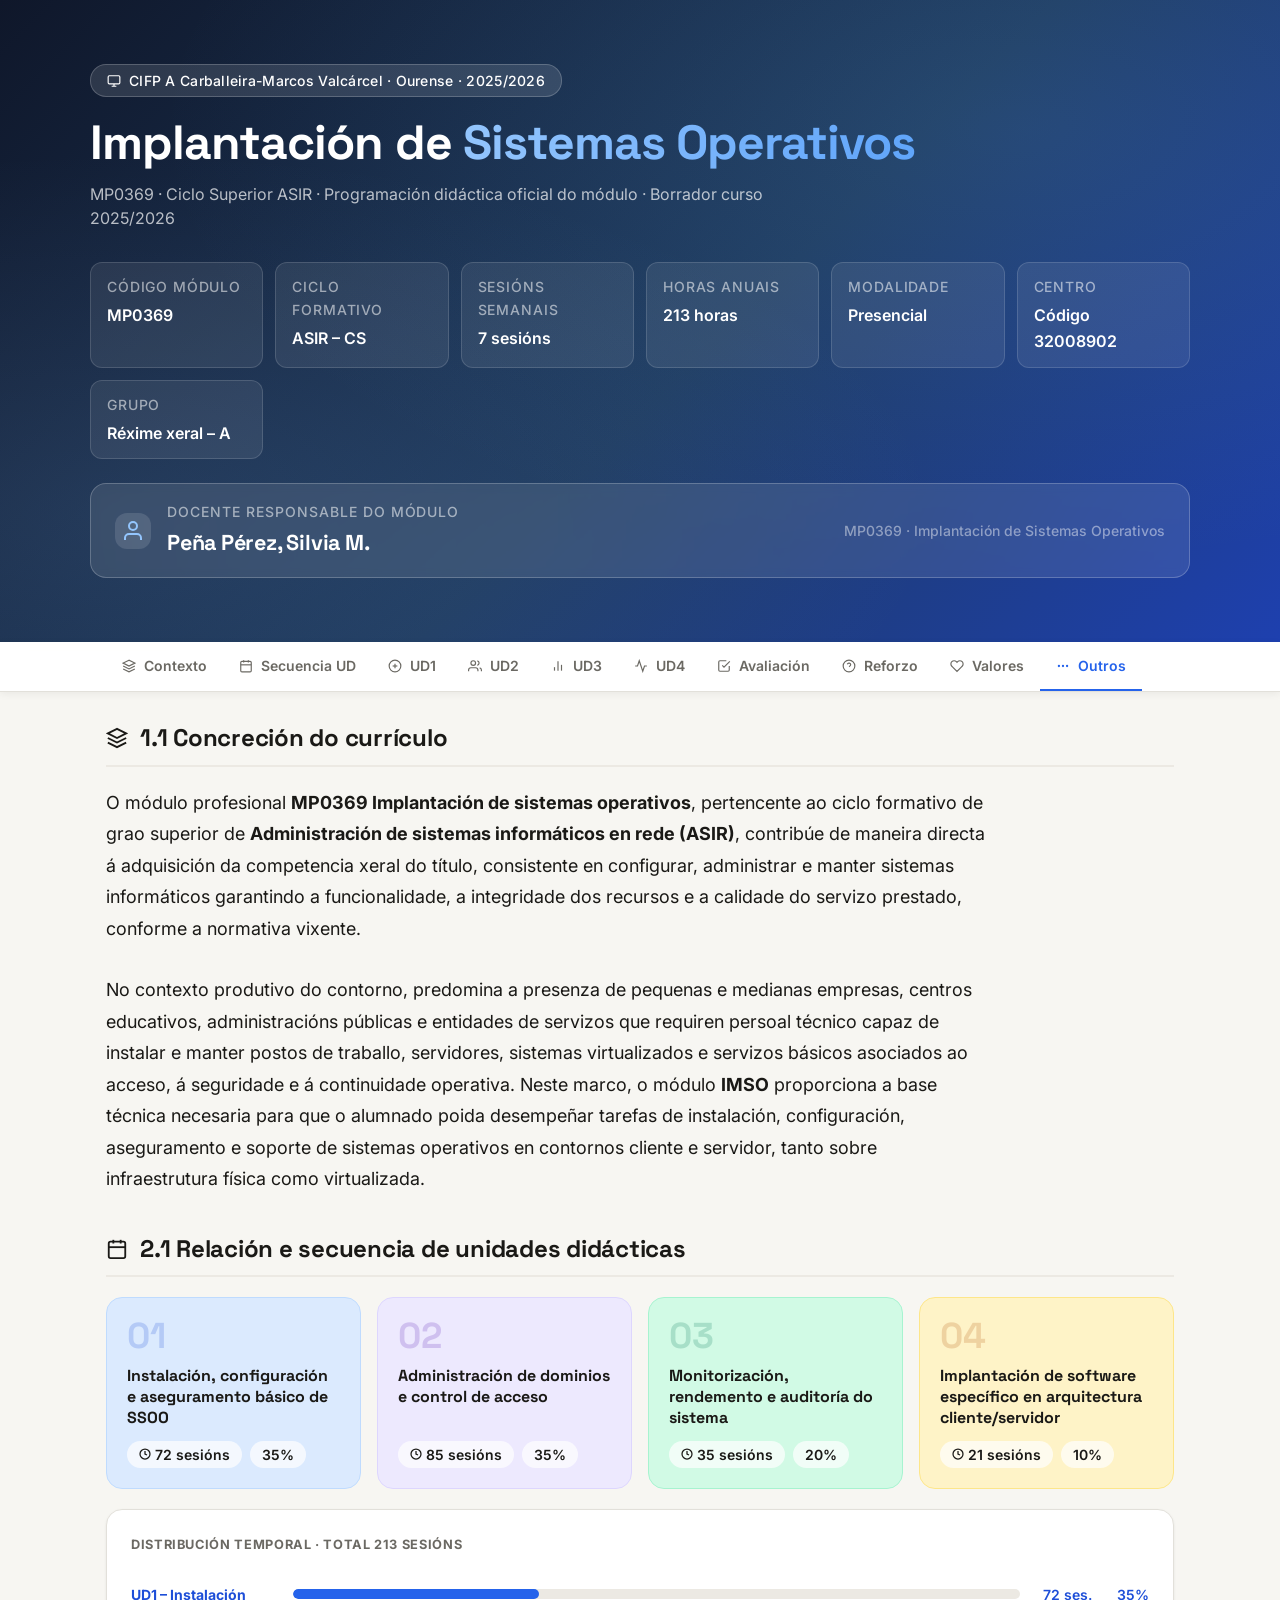
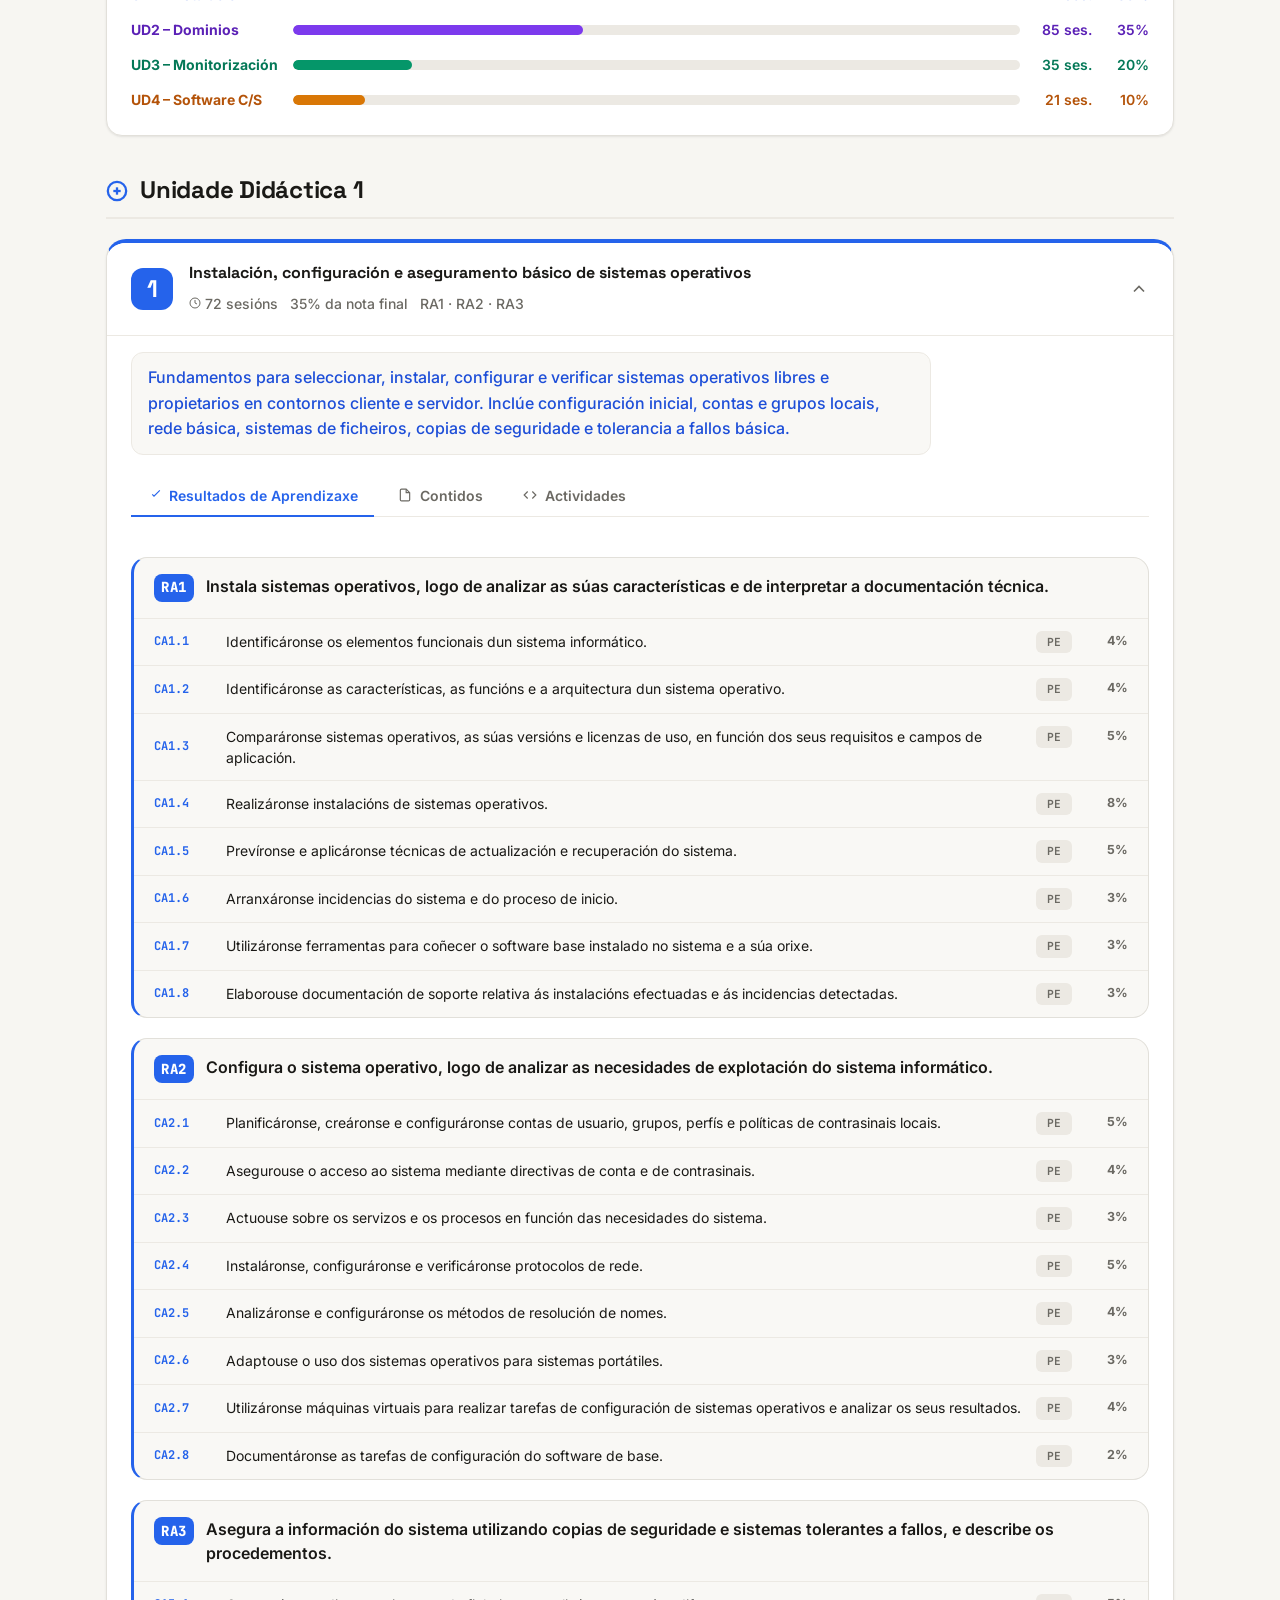
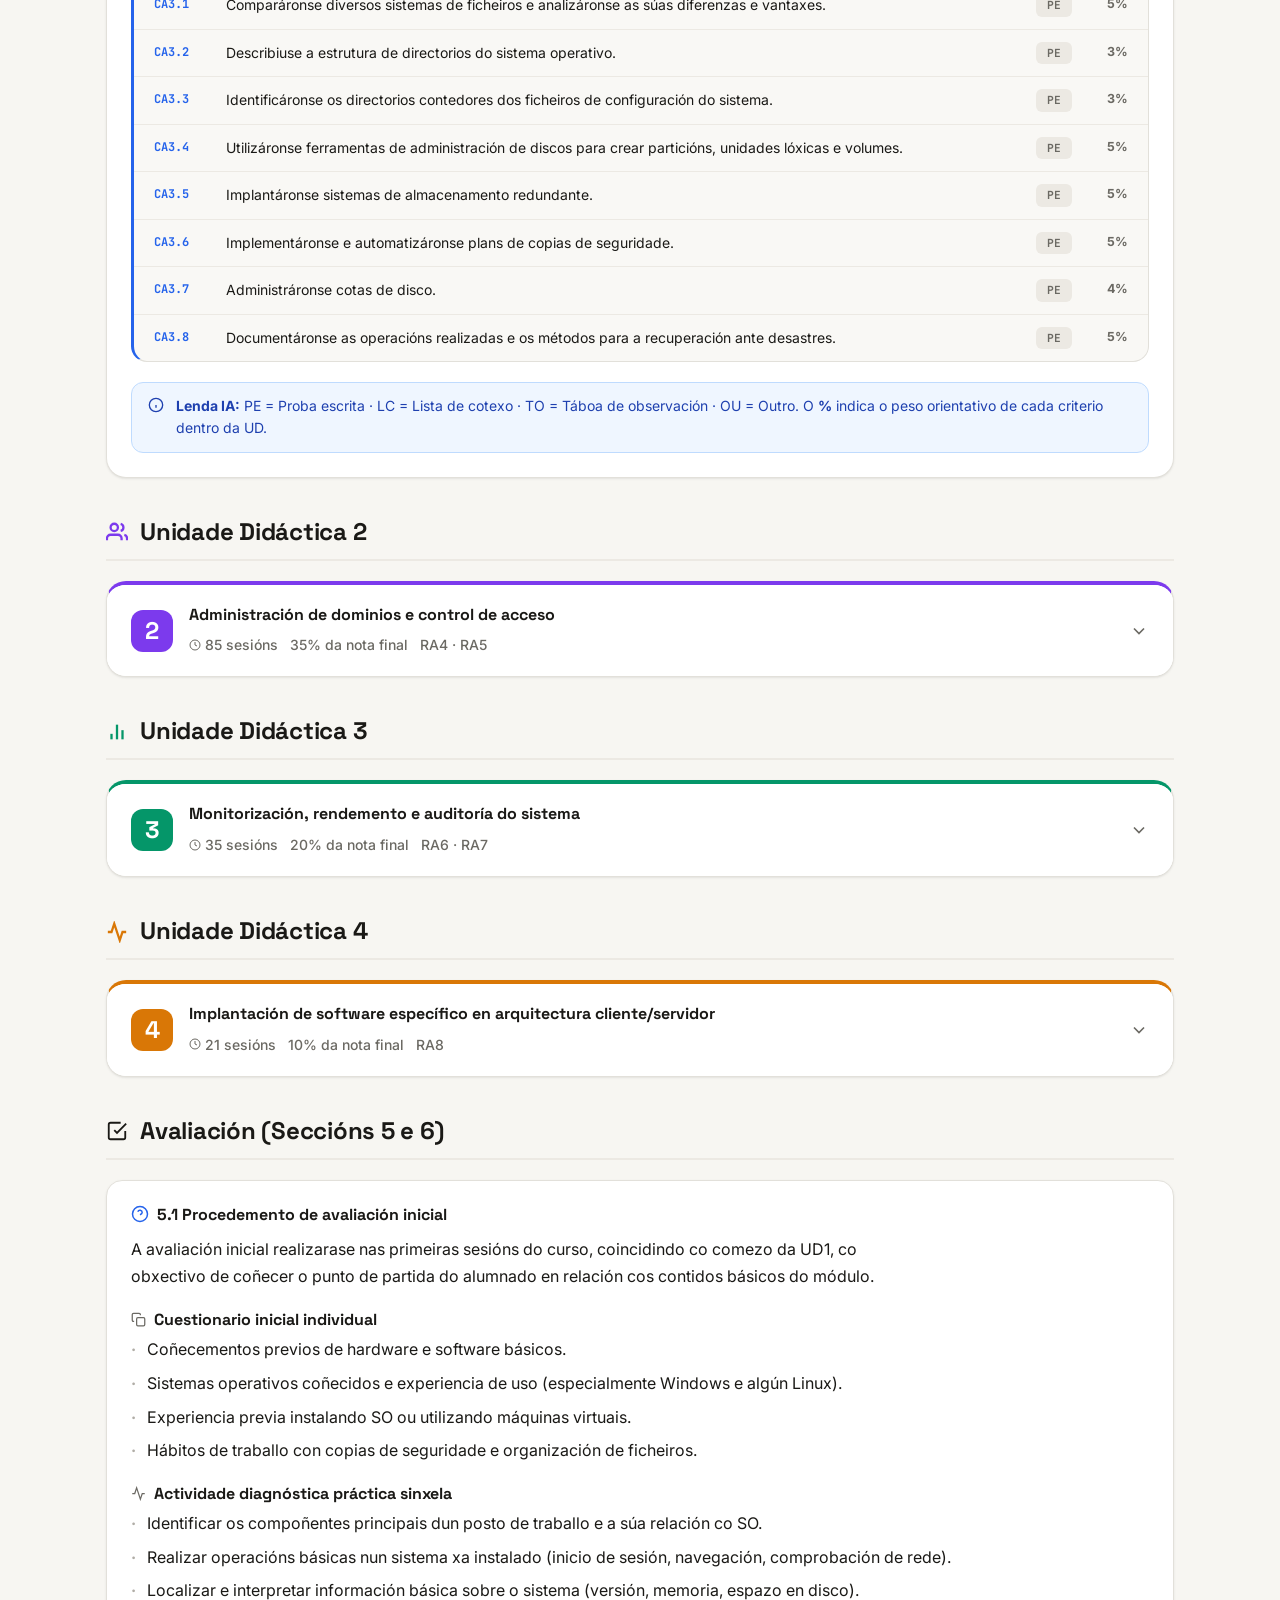
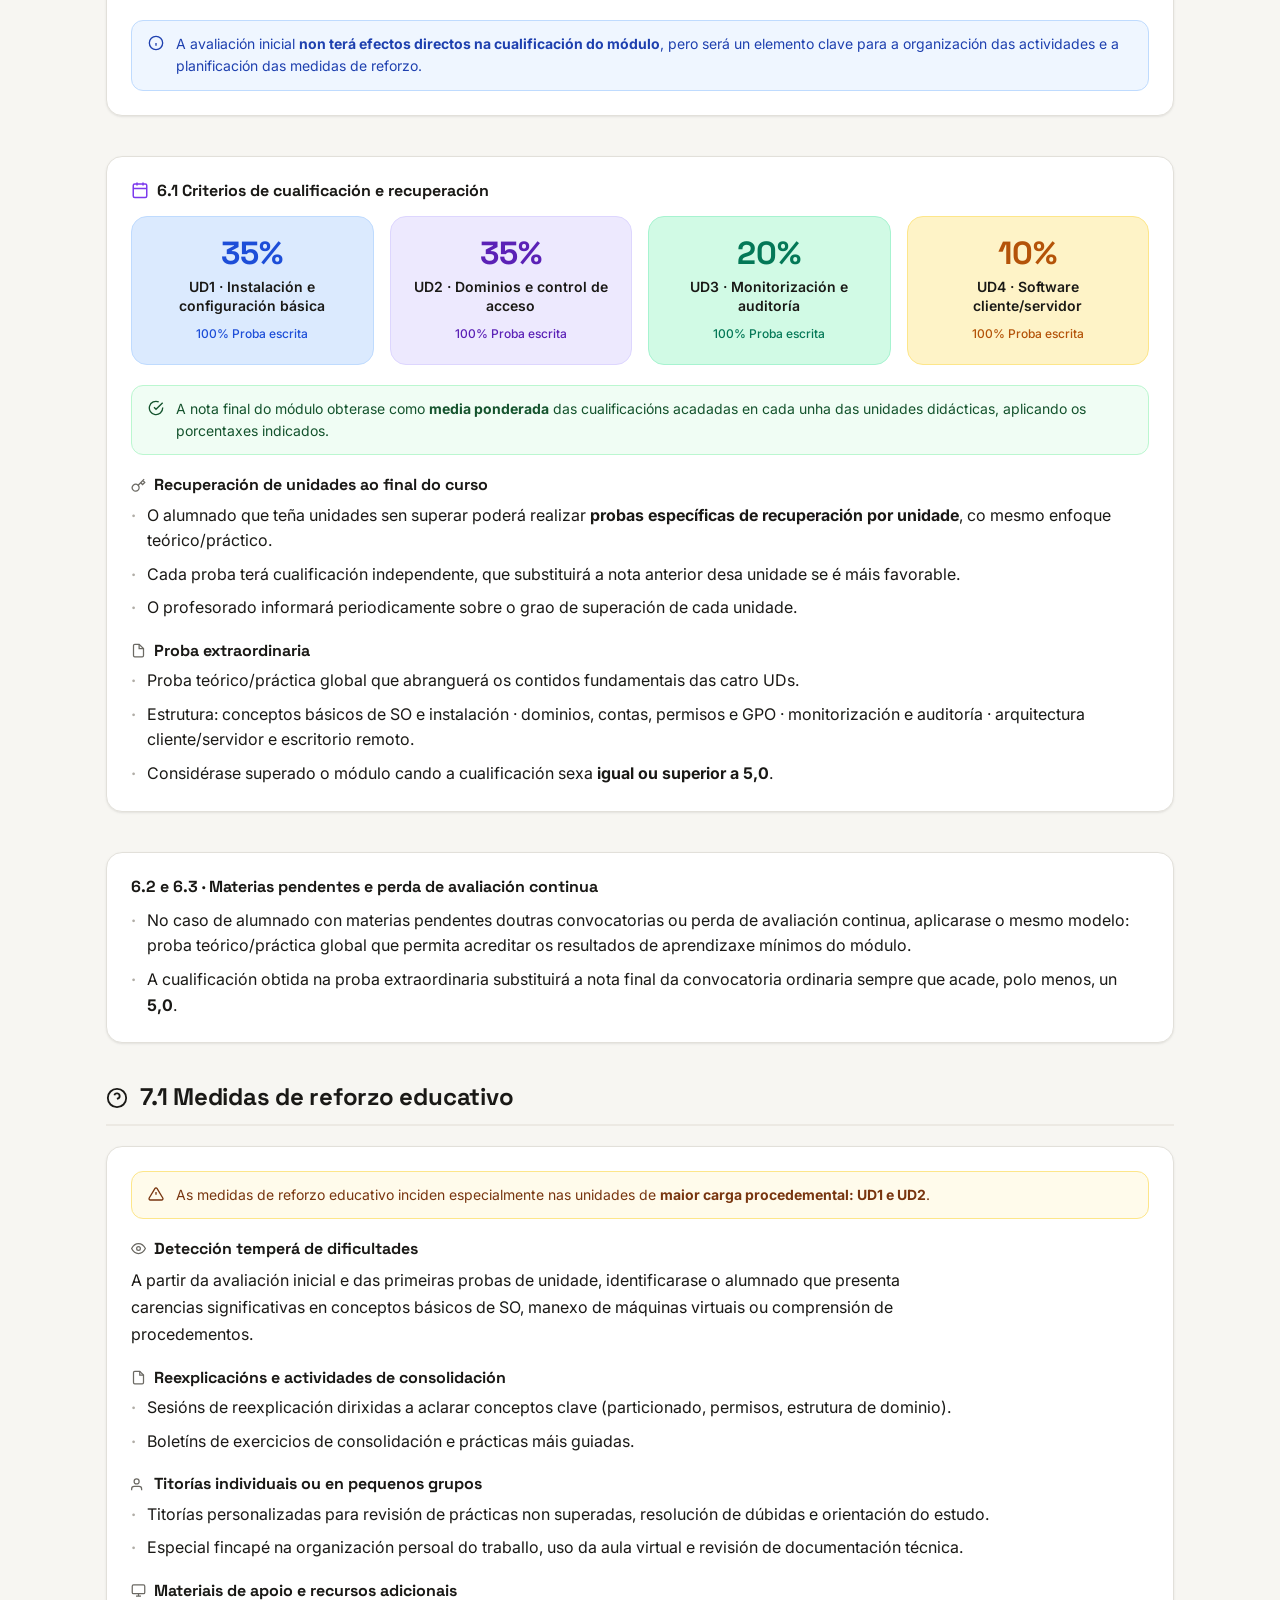
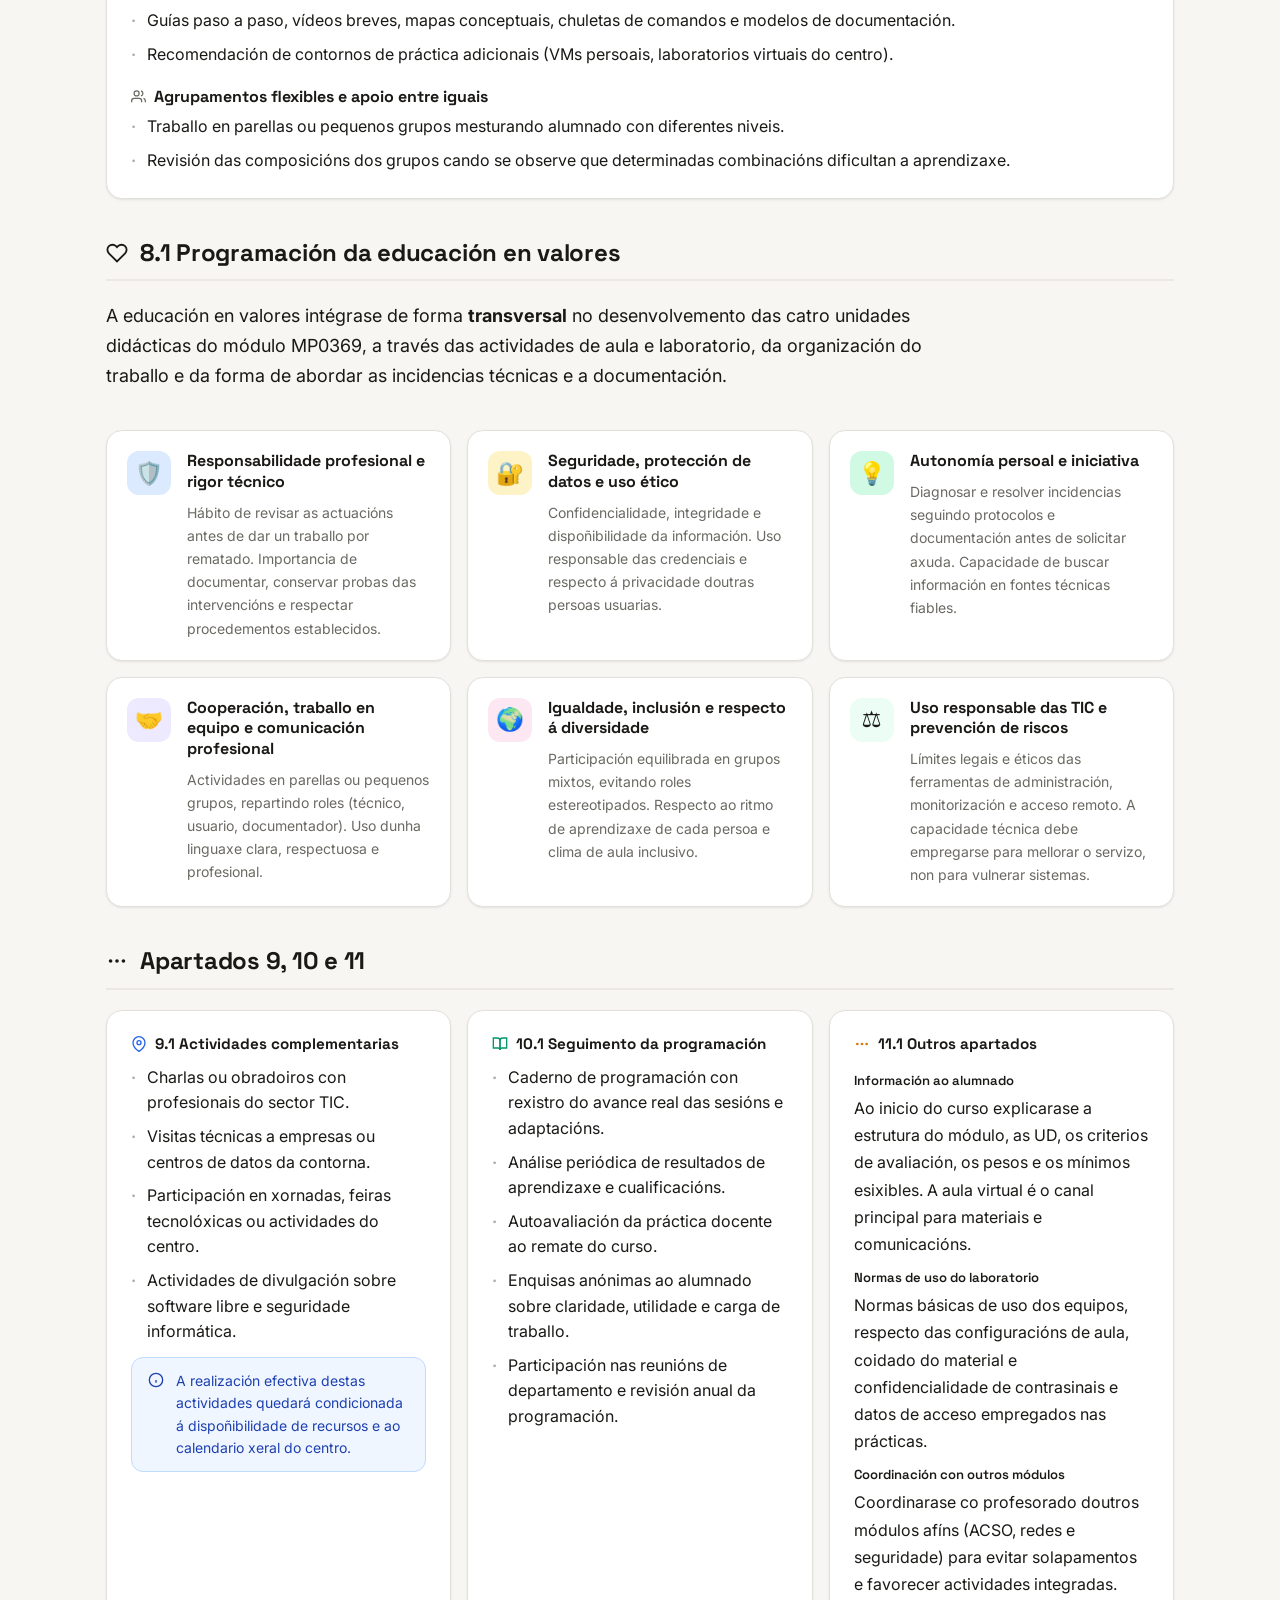
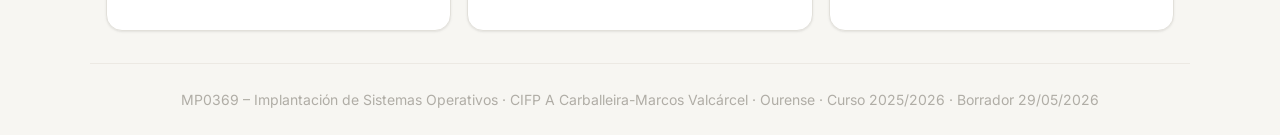
<file: web/sistemas_operativos/imso/imso-header-docente-v2.html>
<!DOCTYPE html>
<html lang="gl">
<head>
  <meta charset="UTF-8" />
  <meta name="viewport" content="width=device-width, initial-scale=1.0" />
  <title>MP0369 · Implantación de Sistemas Operativos · Programación 2025/2026</title>
  <meta name="description" content="Programación didáctica MP0369 - Implantación de sistemas operativos. CIFP A Carballeira-Marcos Valcárcel, Ourense. Curso 2025/2026." />

  <!-- Fonts -->
  <link rel="preconnect" href="https://fonts.googleapis.com" />
  <link rel="preconnect" href="https://fonts.gstatic.com" crossorigin />
  <link href="https://fonts.googleapis.com/css2?family=Inter:wght@300;400;500;600;700&family=Space+Grotesk:wght@400;500;600;700&family=JetBrains+Mono:wght@400;500&display=swap" rel="stylesheet" />

  <!-- CSS propio -->
  <link rel="stylesheet"  href="../../../assets/css/pages/programacion-imso.css" />

  <!-- Puedes enlazar también tu global.css del sitio:
  <link rel="stylesheet" href="../../../assets/css/global.css" />
  -->
</head>
<body>

<!-- ============================================================
     HEADER
     ============================================================ -->
<header class="prog-header">
  <div class="prog-header-inner">

    <div class="prog-badge">
      <svg viewBox="0 0 24 24" fill="none" stroke="currentColor" stroke-width="2"><rect x="2" y="3" width="20" height="14" rx="2"/><path d="M8 21h8M12 17v4"/></svg>
      CIFP A Carballeira-Marcos Valcárcel · Ourense · 2025/2026
    </div>

    <h1>Implantación de <span>Sistemas Operativos</span></h1>
    <p class="prog-subtitle">
      MP0369 · Ciclo Superior ASIR · Programación didáctica oficial do módulo · Borrador curso 2025/2026
    </p>

    <div class="prog-meta-grid">
      <div class="prog-meta-item">
        <span class="prog-meta-label">Código módulo</span>
        <span class="prog-meta-value">MP0369</span>
      </div>
      <div class="prog-meta-item">
        <span class="prog-meta-label">Ciclo formativo</span>
        <span class="prog-meta-value">ASIR – CS</span>
      </div>
      <div class="prog-meta-item">
        <span class="prog-meta-label">Sesións semanais</span>
        <span class="prog-meta-value">7 sesións</span>
      </div>
      <div class="prog-meta-item">
        <span class="prog-meta-label">Horas anuais</span>
        <span class="prog-meta-value">213 horas</span>
      </div>
      <div class="prog-meta-item">
        <span class="prog-meta-label">Modalidade</span>
        <span class="prog-meta-value">Presencial</span>
      </div>
      <div class="prog-meta-item">
        <span class="prog-meta-label">Centro</span>
        <span class="prog-meta-value">Código 32008902</span>
      </div>
      <div class="prog-meta-item">
        <span class="prog-meta-label">Grupo</span>
        <span class="prog-meta-value">Réxime xeral – A</span>
      </div>
    </div>

    <!-- Faixa docente -->
    <div class="prog-docente-bar">
      <svg viewBox="0 0 24 24" fill="none" stroke="currentColor" stroke-width="2"><path d="M20 21v-2a4 4 0 00-4-4H8a4 4 0 00-4 4v2"/><circle cx="12" cy="7" r="4"/></svg>
      <div class="prog-docente-inner">
        <span class="prog-docente-label">Docente responsable do módulo</span>
        <span class="prog-docente-name">Peña Pérez, Silvia M.</span>
      </div>
      <div class="prog-docente-module">MP0369 · Implantación de Sistemas Operativos</div>
    </div>

  </div>
</header>

<!-- ============================================================
     NAVEGACIÓN STICKY
     ============================================================ -->
<nav class="prog-nav" aria-label="Secciones da programación">
  <div class="prog-nav-inner">
    <a href="#contexto">
      <svg viewBox="0 0 24 24" fill="none" stroke="currentColor" stroke-width="2"><path d="M12 2L2 7l10 5 10-5-10-5zM2 17l10 5 10-5M2 12l10 5 10-5"/></svg>
      Contexto
    </a>
    <a href="#secuencia">
      <svg viewBox="0 0 24 24" fill="none" stroke="currentColor" stroke-width="2"><rect x="3" y="4" width="18" height="18" rx="2" ry="2"/><line x1="16" y1="2" x2="16" y2="6"/><line x1="8" y1="2" x2="8" y2="6"/><line x1="3" y1="10" x2="21" y2="10"/></svg>
      Secuencia UD
    </a>
    <a href="#ud1">
      <svg viewBox="0 0 24 24" fill="none" stroke="currentColor" stroke-width="2"><circle cx="12" cy="12" r="10"/><line x1="12" y1="8" x2="12" y2="16"/><line x1="8" y1="12" x2="16" y2="12"/></svg>
      UD1
    </a>
    <a href="#ud2">
      <svg viewBox="0 0 24 24" fill="none" stroke="currentColor" stroke-width="2"><path d="M17 21v-2a4 4 0 0 0-4-4H5a4 4 0 0 0-4 4v2"/><circle cx="9" cy="7" r="4"/><path d="M23 21v-2a4 4 0 0 0-3-3.87"/><path d="M16 3.13a4 4 0 0 1 0 7.75"/></svg>
      UD2
    </a>
    <a href="#ud3">
      <svg viewBox="0 0 24 24" fill="none" stroke="currentColor" stroke-width="2"><line x1="18" y1="20" x2="18" y2="10"/><line x1="12" y1="20" x2="12" y2="4"/><line x1="6" y1="20" x2="6" y2="14"/></svg>
      UD3
    </a>
    <a href="#ud4">
      <svg viewBox="0 0 24 24" fill="none" stroke="currentColor" stroke-width="2"><polyline points="22 12 18 12 15 21 9 3 6 12 2 12"/></svg>
      UD4
    </a>
    <a href="#avaliacion">
      <svg viewBox="0 0 24 24" fill="none" stroke="currentColor" stroke-width="2"><path d="M9 11l3 3L22 4"/><path d="M21 12v7a2 2 0 01-2 2H5a2 2 0 01-2-2V5a2 2 0 012-2h11"/></svg>
      Avaliación
    </a>
    <a href="#reforzo">
      <svg viewBox="0 0 24 24" fill="none" stroke="currentColor" stroke-width="2"><circle cx="12" cy="12" r="10"/><path d="M9.09 9a3 3 0 015.83 1c0 2-3 3-3 3"/><line x1="12" y1="17" x2="12.01" y2="17"/></svg>
      Reforzo
    </a>
    <a href="#valores">
      <svg viewBox="0 0 24 24" fill="none" stroke="currentColor" stroke-width="2"><path d="M20.84 4.61a5.5 5.5 0 00-7.78 0L12 5.67l-1.06-1.06a5.5 5.5 0 00-7.78 7.78l1.06 1.06L12 21.23l7.78-7.78 1.06-1.06a5.5 5.5 0 000-7.78z"/></svg>
      Valores
    </a>
    <a href="#outros">
      <svg viewBox="0 0 24 24" fill="none" stroke="currentColor" stroke-width="2"><circle cx="12" cy="12" r="1"/><circle cx="19" cy="12" r="1"/><circle cx="5" cy="12" r="1"/></svg>
      Outros
    </a>
  </div>
</nav>

<!-- ============================================================
     MAIN
     ============================================================ -->
<main class="prog-main">

  <!-- ══════════════════════════════════════════════════════════
       1. CONTEXTO CURRICULAR
       ══════════════════════════════════════════════════════════ -->
  <section class="prog-section" id="contexto">
    <h2 class="prog-section-title">
      <svg viewBox="0 0 24 24" fill="none" stroke="currentColor" stroke-width="2"><path d="M12 2L2 7l10 5 10-5-10-5zM2 17l10 5 10-5M2 12l10 5 10-5"/></svg>
      1.1 Concreción do currículo
    </h2>

    <div class="prog-context-text">
      <p>O módulo profesional <strong>MP0369 Implantación de sistemas operativos</strong>, pertencente ao ciclo formativo de grao superior de <strong>Administración de sistemas informáticos en rede (ASIR)</strong>, contribúe de maneira directa á adquisición da competencia xeral do título, consistente en configurar, administrar e manter sistemas informáticos garantindo a funcionalidade, a integridade dos recursos e a calidade do servizo prestado, conforme a normativa vixente.</p>
      <br/>
      <p>No contexto produtivo do contorno, predomina a presenza de pequenas e medianas empresas, centros educativos, administracións públicas e entidades de servizos que requiren persoal técnico capaz de instalar e manter postos de traballo, servidores, sistemas virtualizados e servizos básicos asociados ao acceso, á seguridade e á continuidade operativa. Neste marco, o módulo <strong>IMSO</strong> proporciona a base técnica necesaria para que o alumnado poida desempeñar tarefas de instalación, configuración, aseguramento e soporte de sistemas operativos en contornos cliente e servidor, tanto sobre infraestrutura física como virtualizada.</p>
    </div>
  </section>

  <!-- ══════════════════════════════════════════════════════════
       2. VISIÓN XERAL DE UNIDADES DIDÁCTICAS
       ══════════════════════════════════════════════════════════ -->
  <section class="prog-section" id="secuencia">
    <h2 class="prog-section-title">
      <svg viewBox="0 0 24 24" fill="none" stroke="currentColor" stroke-width="2"><rect x="3" y="4" width="18" height="18" rx="2" ry="2"/><line x1="16" y1="2" x2="16" y2="6"/><line x1="8" y1="2" x2="8" y2="6"/><line x1="3" y1="10" x2="21" y2="10"/></svg>
      2.1 Relación e secuencia de unidades didácticas
    </h2>

    <!-- Tarxetas resumen UD -->
    <div class="ud-overview-grid">
      <div class="ud-overview-card" data-ud="1" role="button" tabindex="0" title="Ir á UD1">
        <div class="ud-num">01</div>
        <h3>Instalación, configuración e aseguramento básico de SSOO</h3>
        <div class="ud-stats">
          <span class="ud-stat-pill">
            <svg viewBox="0 0 24 24" fill="none" stroke="currentColor" stroke-width="2.5"><circle cx="12" cy="12" r="10"/><polyline points="12 6 12 12 16 14"/></svg>
            72 sesións
          </span>
          <span class="ud-stat-pill">35%</span>
        </div>
      </div>
      <div class="ud-overview-card" data-ud="2" role="button" tabindex="0" title="Ir á UD2">
        <div class="ud-num">02</div>
        <h3>Administración de dominios e control de acceso</h3>
        <div class="ud-stats">
          <span class="ud-stat-pill">
            <svg viewBox="0 0 24 24" fill="none" stroke="currentColor" stroke-width="2.5"><circle cx="12" cy="12" r="10"/><polyline points="12 6 12 12 16 14"/></svg>
            85 sesións
          </span>
          <span class="ud-stat-pill">35%</span>
        </div>
      </div>
      <div class="ud-overview-card" data-ud="3" role="button" tabindex="0" title="Ir á UD3">
        <div class="ud-num">03</div>
        <h3>Monitorización, rendemento e auditoría do sistema</h3>
        <div class="ud-stats">
          <span class="ud-stat-pill">
            <svg viewBox="0 0 24 24" fill="none" stroke="currentColor" stroke-width="2.5"><circle cx="12" cy="12" r="10"/><polyline points="12 6 12 12 16 14"/></svg>
            35 sesións
          </span>
          <span class="ud-stat-pill">20%</span>
        </div>
      </div>
      <div class="ud-overview-card" data-ud="4" role="button" tabindex="0" title="Ir á UD4">
        <div class="ud-num">04</div>
        <h3>Implantación de software específico en arquitectura cliente/servidor</h3>
        <div class="ud-stats">
          <span class="ud-stat-pill">
            <svg viewBox="0 0 24 24" fill="none" stroke="currentColor" stroke-width="2.5"><circle cx="12" cy="12" r="10"/><polyline points="12 6 12 12 16 14"/></svg>
            21 sesións
          </span>
          <span class="ud-stat-pill">10%</span>
        </div>
      </div>
    </div>

    <!-- Barra de temporalización -->
    <div class="prog-card prog-timeline-bar">
      <div style="font-size:0.8rem;font-weight:700;text-transform:uppercase;letter-spacing:0.05em;color:var(--text-muted);margin-bottom:1rem;">Distribución temporal · Total 213 sesións</div>

      <div class="timeline-label-row" data-ud="1">
        <div class="timeline-ud-name" style="color:var(--ud1-dark)">UD1 – Instalación</div>
        <div class="timeline-bar-wrap">
          <div class="timeline-bar-fill" style="width:33.8%" data-ud="1"></div>
        </div>
        <div class="timeline-sessions" style="color:var(--ud1-dark)">72 ses.</div>
        <div class="timeline-pct" style="color:var(--ud1-dark)">35%</div>
      </div>

      <div class="timeline-label-row" data-ud="2">
        <div class="timeline-ud-name" style="color:var(--ud2-dark)">UD2 – Dominios</div>
        <div class="timeline-bar-wrap">
          <div class="timeline-bar-fill" style="width:39.9%" data-ud="2"></div>
        </div>
        <div class="timeline-sessions" style="color:var(--ud2-dark)">85 ses.</div>
        <div class="timeline-pct" style="color:var(--ud2-dark)">35%</div>
      </div>

      <div class="timeline-label-row" data-ud="3">
        <div class="timeline-ud-name" style="color:var(--ud3-dark)">UD3 – Monitorización</div>
        <div class="timeline-bar-wrap">
          <div class="timeline-bar-fill" style="width:16.4%" data-ud="3"></div>
        </div>
        <div class="timeline-sessions" style="color:var(--ud3-dark)">35 ses.</div>
        <div class="timeline-pct" style="color:var(--ud3-dark)">20%</div>
      </div>

      <div class="timeline-label-row" data-ud="4">
        <div class="timeline-ud-name" style="color:var(--ud4-dark)">UD4 – Software C/S</div>
        <div class="timeline-bar-wrap">
          <div class="timeline-bar-fill" style="width:9.9%" data-ud="4"></div>
        </div>
        <div class="timeline-sessions" style="color:var(--ud4-dark)">21 ses.</div>
        <div class="timeline-pct" style="color:var(--ud4-dark)">10%</div>
      </div>
    </div>

  </section>

  <!-- ══════════════════════════════════════════════════════════
       UD1
       ══════════════════════════════════════════════════════════ -->
  <section class="prog-section" id="ud1">
    <h2 class="prog-section-title">
      <svg viewBox="0 0 24 24" fill="none" stroke="var(--ud1-color)" stroke-width="2.5"><circle cx="12" cy="12" r="10"/><line x1="12" y1="8" x2="12" y2="16"/><line x1="8" y1="12" x2="16" y2="12"/></svg>
      Unidade Didáctica 1
    </h2>

    <details class="ud-accordion" data-ud="1" open>
      <summary class="ud-accordion-header">
        <div class="ud-accordion-num">1</div>
        <div class="ud-accordion-info">
          <h3>Instalación, configuración e aseguramento básico de sistemas operativos</h3>
          <div class="ud-accordion-meta">
            <span><svg viewBox="0 0 24 24" fill="none" stroke="currentColor" stroke-width="2"><circle cx="12" cy="12" r="10"/><polyline points="12 6 12 12 16 14"/></svg>72 sesións</span>
            <span>35% da nota final</span>
            <span>RA1 · RA2 · RA3</span>
          </div>
        </div>
        <svg class="ud-accordion-arrow" viewBox="0 0 24 24" fill="none" stroke="currentColor" stroke-width="2"><polyline points="6 9 12 15 18 9"/></svg>
      </summary>

      <div class="ud-accordion-body">
        <p class="ud-desc" data-ud="1" style="color:var(--ud1-dark)">
          Fundamentos para seleccionar, instalar, configurar e verificar sistemas operativos libres e propietarios en contornos cliente e servidor. Inclúe configuración inicial, contas e grupos locais, rede básica, sistemas de ficheiros, copias de seguridade e tolerancia a fallos básica.
        </p>

        <!-- Tabs UD1 -->
        <div class="ud-tabs" data-ud="1">
          <button class="ud-tab-btn active" data-tab="ud1-ra" data-ud="1">
            <svg viewBox="0 0 24 24" fill="none" stroke="currentColor" stroke-width="2"><path d="M9 11l3 3L22 4"/></svg>
            Resultados de Aprendizaxe
          </button>
          <button class="ud-tab-btn" data-tab="ud1-contidos" data-ud="1">
            <svg viewBox="0 0 24 24" fill="none" stroke="currentColor" stroke-width="2"><path d="M14 2H6a2 2 0 00-2 2v16a2 2 0 002 2h12a2 2 0 002-2V8z"/><polyline points="14 2 14 8 20 8"/></svg>
            Contidos
          </button>
          <button class="ud-tab-btn" data-tab="ud1-actividades" data-ud="1">
            <svg viewBox="0 0 24 24" fill="none" stroke="currentColor" stroke-width="2"><polyline points="16 18 22 12 16 6"/><polyline points="8 6 2 12 8 18"/></svg>
            Actividades
          </button>
        </div>

        <!-- Panel RA -->
        <div id="ud1-ra" class="ud-tab-panel active" data-ud="1">

          <div class="ra-block" data-ud="1">
            <div class="ra-header">
              <span class="ra-badge">RA1</span>
              <span>Instala sistemas operativos, logo de analizar as súas características e de interpretar a documentación técnica.</span>
            </div>
            <div class="ra-ca-list">
              <div class="ra-ca-item"><span class="ra-ca-code">CA1.1</span><span class="ra-ca-text">Identificáronse os elementos funcionais dun sistema informático.</span><span class="ra-ca-ia">PE</span><span class="ra-ca-pct">4%</span></div>
              <div class="ra-ca-item"><span class="ra-ca-code">CA1.2</span><span class="ra-ca-text">Identificáronse as características, as funcións e a arquitectura dun sistema operativo.</span><span class="ra-ca-ia">PE</span><span class="ra-ca-pct">4%</span></div>
              <div class="ra-ca-item"><span class="ra-ca-code">CA1.3</span><span class="ra-ca-text">Comparáronse sistemas operativos, as súas versións e licenzas de uso, en función dos seus requisitos e campos de aplicación.</span><span class="ra-ca-ia">PE</span><span class="ra-ca-pct">5%</span></div>
              <div class="ra-ca-item"><span class="ra-ca-code">CA1.4</span><span class="ra-ca-text">Realizáronse instalacións de sistemas operativos.</span><span class="ra-ca-ia">PE</span><span class="ra-ca-pct">8%</span></div>
              <div class="ra-ca-item"><span class="ra-ca-code">CA1.5</span><span class="ra-ca-text">Prevíronse e aplicáronse técnicas de actualización e recuperación do sistema.</span><span class="ra-ca-ia">PE</span><span class="ra-ca-pct">5%</span></div>
              <div class="ra-ca-item"><span class="ra-ca-code">CA1.6</span><span class="ra-ca-text">Arranxáronse incidencias do sistema e do proceso de inicio.</span><span class="ra-ca-ia">PE</span><span class="ra-ca-pct">3%</span></div>
              <div class="ra-ca-item"><span class="ra-ca-code">CA1.7</span><span class="ra-ca-text">Utilizáronse ferramentas para coñecer o software base instalado no sistema e a súa orixe.</span><span class="ra-ca-ia">PE</span><span class="ra-ca-pct">3%</span></div>
              <div class="ra-ca-item"><span class="ra-ca-code">CA1.8</span><span class="ra-ca-text">Elaborouse documentación de soporte relativa ás instalacións efectuadas e ás incidencias detectadas.</span><span class="ra-ca-ia">PE</span><span class="ra-ca-pct">3%</span></div>
            </div>
          </div>

          <div class="ra-block" data-ud="1">
            <div class="ra-header">
              <span class="ra-badge">RA2</span>
              <span>Configura o sistema operativo, logo de analizar as necesidades de explotación do sistema informático.</span>
            </div>
            <div class="ra-ca-list">
              <div class="ra-ca-item"><span class="ra-ca-code">CA2.1</span><span class="ra-ca-text">Planificáronse, creáronse e configuráronse contas de usuario, grupos, perfís e políticas de contrasinais locais.</span><span class="ra-ca-ia">PE</span><span class="ra-ca-pct">5%</span></div>
              <div class="ra-ca-item"><span class="ra-ca-code">CA2.2</span><span class="ra-ca-text">Asegurouse o acceso ao sistema mediante directivas de conta e de contrasinais.</span><span class="ra-ca-ia">PE</span><span class="ra-ca-pct">4%</span></div>
              <div class="ra-ca-item"><span class="ra-ca-code">CA2.3</span><span class="ra-ca-text">Actuouse sobre os servizos e os procesos en función das necesidades do sistema.</span><span class="ra-ca-ia">PE</span><span class="ra-ca-pct">3%</span></div>
              <div class="ra-ca-item"><span class="ra-ca-code">CA2.4</span><span class="ra-ca-text">Instaláronse, configuráronse e verificáronse protocolos de rede.</span><span class="ra-ca-ia">PE</span><span class="ra-ca-pct">5%</span></div>
              <div class="ra-ca-item"><span class="ra-ca-code">CA2.5</span><span class="ra-ca-text">Analizáronse e configuráronse os métodos de resolución de nomes.</span><span class="ra-ca-ia">PE</span><span class="ra-ca-pct">4%</span></div>
              <div class="ra-ca-item"><span class="ra-ca-code">CA2.6</span><span class="ra-ca-text">Adaptouse o uso dos sistemas operativos para sistemas portátiles.</span><span class="ra-ca-ia">PE</span><span class="ra-ca-pct">3%</span></div>
              <div class="ra-ca-item"><span class="ra-ca-code">CA2.7</span><span class="ra-ca-text">Utilizáronse máquinas virtuais para realizar tarefas de configuración de sistemas operativos e analizar os seus resultados.</span><span class="ra-ca-ia">PE</span><span class="ra-ca-pct">4%</span></div>
              <div class="ra-ca-item"><span class="ra-ca-code">CA2.8</span><span class="ra-ca-text">Documentáronse as tarefas de configuración do software de base.</span><span class="ra-ca-ia">PE</span><span class="ra-ca-pct">2%</span></div>
            </div>
          </div>

          <div class="ra-block" data-ud="1">
            <div class="ra-header">
              <span class="ra-badge">RA3</span>
              <span>Asegura a información do sistema utilizando copias de seguridade e sistemas tolerantes a fallos, e describe os procedementos.</span>
            </div>
            <div class="ra-ca-list">
              <div class="ra-ca-item"><span class="ra-ca-code">CA3.1</span><span class="ra-ca-text">Comparáronse diversos sistemas de ficheiros e analizáronse as súas diferenzas e vantaxes.</span><span class="ra-ca-ia">PE</span><span class="ra-ca-pct">5%</span></div>
              <div class="ra-ca-item"><span class="ra-ca-code">CA3.2</span><span class="ra-ca-text">Describiuse a estrutura de directorios do sistema operativo.</span><span class="ra-ca-ia">PE</span><span class="ra-ca-pct">3%</span></div>
              <div class="ra-ca-item"><span class="ra-ca-code">CA3.3</span><span class="ra-ca-text">Identificáronse os directorios contedores dos ficheiros de configuración do sistema.</span><span class="ra-ca-ia">PE</span><span class="ra-ca-pct">3%</span></div>
              <div class="ra-ca-item"><span class="ra-ca-code">CA3.4</span><span class="ra-ca-text">Utilizáronse ferramentas de administración de discos para crear particións, unidades lóxicas e volumes.</span><span class="ra-ca-ia">PE</span><span class="ra-ca-pct">5%</span></div>
              <div class="ra-ca-item"><span class="ra-ca-code">CA3.5</span><span class="ra-ca-text">Implantáronse sistemas de almacenamento redundante.</span><span class="ra-ca-ia">PE</span><span class="ra-ca-pct">5%</span></div>
              <div class="ra-ca-item"><span class="ra-ca-code">CA3.6</span><span class="ra-ca-text">Implementáronse e automatizáronse plans de copias de seguridade.</span><span class="ra-ca-ia">PE</span><span class="ra-ca-pct">5%</span></div>
              <div class="ra-ca-item"><span class="ra-ca-code">CA3.7</span><span class="ra-ca-text">Administráronse cotas de disco.</span><span class="ra-ca-ia">PE</span><span class="ra-ca-pct">4%</span></div>
              <div class="ra-ca-item"><span class="ra-ca-code">CA3.8</span><span class="ra-ca-text">Documentáronse as operacións realizadas e os métodos para a recuperación ante desastres.</span><span class="ra-ca-ia">PE</span><span class="ra-ca-pct">5%</span></div>
            </div>
          </div>

          <div class="info-box info">
            <svg class="info-box-icon" viewBox="0 0 24 24" fill="none" stroke="currentColor" stroke-width="2"><circle cx="12" cy="12" r="10"/><line x1="12" y1="16" x2="12" y2="12"/><line x1="12" y1="8" x2="12.01" y2="8"/></svg>
            <div><strong>Lenda IA:</strong> PE = Proba escrita · LC = Lista de cotexo · TO = Táboa de observación · OU = Outro. O <strong>%</strong> indica o peso orientativo de cada criterio dentro da UD.</div>
          </div>
        </div>

        <!-- Panel Contidos -->
        <div id="ud1-contidos" class="ud-tab-panel" data-ud="1">
          <div class="bc-block" data-ud="1">
            <div class="bc-block-title"><span class="bc-badge">BC1</span> Instalación do software base dun sistema informático</div>
            <div class="bc-items">
              <div class="bc-item"><div class="bc-item-dot" data-ud="1"></div><span>Estrutura dun sistema informático. Dixitalización da información.</span></div>
              <div class="bc-item"><div class="bc-item-dot" data-ud="1"></div><span>Concepto, arquitectura e funcións dun sistema operativo. Tipos e licenzas.</span></div>
              <div class="bc-item"><div class="bc-item-dot" data-ud="1"></div><span>Consideracións previas á instalación de SO libres e propietarios. Requisitos, versións e licenzas.</span></div>
              <div class="bc-item"><div class="bc-item-dot" data-ud="1"></div><span>Instalación e configuración de SO na nube. Automatización e ficheiros de respostas.</span></div>
              <div class="bc-item"><div class="bc-item-dot" data-ud="1"></div><span>Elaboración de manuais de instalación. Actualización de SO. Ficheiros de inicio.</span></div>
              <div class="bc-item"><div class="bc-item-dot" data-ud="1"></div><span>Rexistro do sistema. Actualización e mantemento de controladores de dispositivos.</span></div>
            </div>
          </div>
          <div class="bc-block" data-ud="1">
            <div class="bc-block-title"><span class="bc-badge">BC2</span> Administración de software de base</div>
            <div class="bc-items">
              <div class="bc-item"><div class="bc-item-dot" data-ud="1"></div><span>Administración de usuarios e grupos locais. Usuarios e grupos predeterminados.</span></div>
              <div class="bc-item"><div class="bc-item-dot" data-ud="1"></div><span>Directivas de conta locais. Seguridade de contas e contrasinais.</span></div>
              <div class="bc-item"><div class="bc-item-dot" data-ud="1"></div><span>Administración de perfís locais. Configuración TCP/IP en SO cliente.</span></div>
              <div class="bc-item"><div class="bc-item-dot" data-ud="1"></div><span>Resolución de nomes. Ficheiros de configuración de rede. Configuracións múltiples e de respaldo.</span></div>
              <div class="bc-item"><div class="bc-item-dot" data-ud="1"></div><span>Resolución de problemas de conectividade. Permisos de uso de ficheiros. Compartición de recursos.</span></div>
              <div class="bc-item"><div class="bc-item-dot" data-ud="1"></div><span>Cotas de disco. Accesibilidade. Virtualización: máquinas virtuais e contedores.</span></div>
            </div>
          </div>
          <div class="bc-block" data-ud="1">
            <div class="bc-block-title"><span class="bc-badge">BC3</span> Administración e aseguramento da información</div>
            <div class="bc-items">
              <div class="bc-item"><div class="bc-item-dot" data-ud="1"></div><span>Sistemas de ficheiros: características, tipos (distribuídos, transaccionais, cifrados, comprimidos, virtuais).</span></div>
              <div class="bc-item"><div class="bc-item-dot" data-ud="1"></div><span>Xestión de sistemas de ficheiros por comandos e GUI. Xestión de ligazóns.</span></div>
              <div class="bc-item"><div class="bc-item-dot" data-ud="1"></div><span>Estrutura de directorios de SO libres e propietarios. Procura de información do sistema.</span></div>
              <div class="bc-item"><div class="bc-item-dot" data-ud="1"></div><span>Ferramentas de administración de discos: particións, volumes, desfragmentación. Volumes distribuídos.</span></div>
              <div class="bc-item"><div class="bc-item-dot" data-ud="1"></div><span>Sistemas de tolerancia a fallos. Tipos de copias de seguridade. Plans e programación de copias.</span></div>
              <div class="bc-item"><div class="bc-item-dot" data-ud="1"></div><span>Recuperación en caso de fallo do sistema. Discos de arranque e de recuperación. Puntos de recuperación.</span></div>
            </div>
          </div>
        </div>

        <!-- Panel Actividades -->
        <div id="ud1-actividades" class="ud-tab-panel" data-ud="1">

          <div class="actividad-card" data-ud="1">
            <div class="actividad-header">
              <div class="act-num-badge">1</div>
              <div class="actividad-title">Instalación de sistemas operativos en máquinas virtuais</div>
              <div class="actividad-duration"><svg viewBox="0 0 24 24" fill="none" stroke="currentColor" stroke-width="2"><circle cx="12" cy="12" r="10"/><polyline points="12 6 12 12 16 14"/></svg>24 sesións</div>
              <svg class="act-arrow" viewBox="0 0 24 24" fill="none" stroke="currentColor" stroke-width="2" style="width:16px;height:16px;transition:transform 200ms;"><polyline points="6 9 12 15 18 9"/></svg>
            </div>
            <div class="actividad-body">
              <p class="actividad-desc">Instalación guiada de sistemas operativos libres e propietarios en máquinas virtuais, partindo da análise de requisitos, configuración de firmware e particionado, creación de máquinas virtuais e realización das comprobacións básicas posteriores á instalación. Trabállase sempre en contorno de laboratorio, con enfoque próximo a escenarios reais de aula/empresa.</p>
              <div class="act-sub-section">
                <div class="act-sub-title"><svg viewBox="0 0 24 24" fill="none" stroke="currentColor" stroke-width="2"><path d="M22 11.08V12a10 10 0 11-5.93-9.14"/><polyline points="22 4 12 14.01 9 11.01"/></svg>Obxectivos específicos</div>
                <ul class="act-list">
                  <li>Analizar os requisitos mínimos e recomendados dos SO que se van instalar.</li>
                  <li>Configurar correctamente unha VM para cada caso (CPU, memoria, disco, rede, firmware).</li>
                  <li>Realizar o proceso completo de instalación de, polo menos, un SO libre e un propietario en contorno virtual.</li>
                  <li>Verificar o resultado da instalación mediante ferramentas básicas do SO.</li>
                  <li>Recoller nunha ficha de instalación os datos máis relevantes do proceso e das decisións tomadas.</li>
                </ul>
              </div>
              <div class="act-sub-section">
                <div class="act-sub-title"><svg viewBox="0 0 24 24" fill="none" stroke="currentColor" stroke-width="2"><path d="M21 16V8a2 2 0 00-1-1.73l-7-4a2 2 0 00-2 0l-7 4A2 2 0 003 8v8a2 2 0 001 1.73l7 4a2 2 0 002 0l7-4A2 2 0 0021 16z"/></svg>Resultados ou produtos</div>
                <ul class="act-list">
                  <li>Máquinas virtuais operativas cos SO instalados segundo os requisitos establecidos.</li>
                  <li>Fichas de instalación cubertas polo alumnado (parámetros de VM, pasos principais, incidencias e solucións).</li>
                  <li>Checklist de comprobación post-instalación completado (versión, disco, rede, actualizacións básicas).</li>
                </ul>
              </div>
              <div class="act-sub-section">
                <div class="act-sub-title"><svg viewBox="0 0 24 24" fill="none" stroke="currentColor" stroke-width="2"><rect x="2" y="3" width="20" height="14" rx="2"/><path d="M8 21h8M12 17v4"/></svg>Recursos específicos</div>
                <ul class="act-list">
                  <li>Aula de informática con equipos preparados para virtualización por hardware.</li>
                  <li>Software de virtualización (VirtualBox ou equivalente). Imaxes ISO oficiais dos SO seleccionados.</li>
                  <li>Guías de instalación e modelos de ficha de instalación e checklist.</li>
                  <li>Proxector ou pizarra dixital para explicacións conxuntas.</li>
                </ul>
              </div>
            </div>
          </div>

          <div class="actividad-card" data-ud="1">
            <div class="actividad-header">
              <div class="act-num-badge">2</div>
              <div class="actividad-title">Configuración básica e avanzada de sistemas operativos</div>
              <div class="actividad-duration"><svg viewBox="0 0 24 24" fill="none" stroke="currentColor" stroke-width="2"><circle cx="12" cy="12" r="10"/><polyline points="12 6 12 12 16 14"/></svg>26 sesións</div>
              <svg class="act-arrow" viewBox="0 0 24 24" fill="none" stroke="currentColor" stroke-width="2" style="width:16px;height:16px;transition:transform 200ms;"><polyline points="6 9 12 15 18 9"/></svg>
            </div>
            <div class="actividad-body">
              <p class="actividad-desc">Configuración básica e algo máis avanzada dos SO instalados en VM: contas e grupos locais, seguridade elemental, sistemas de ficheiros e permisos sinxelos, configuración de rede en contornos cliente e uso inicial de ferramentas de consola para tarefas habituais de administración.</p>
              <div class="act-sub-section">
                <div class="act-sub-title"><svg viewBox="0 0 24 24" fill="none" stroke="currentColor" stroke-width="2"><path d="M22 11.08V12a10 10 0 11-5.93-9.14"/><polyline points="22 4 12 14.01 9 11.01"/></svg>Obxectivos específicos</div>
                <ul class="act-list">
                  <li>Crear e configurar contas de usuario e grupos locais segundo diferentes necesidades de uso.</li>
                  <li>Aplicar políticas básicas de contrasinais e de seguridade local.</li>
                  <li>Configurar parámetros de rede (IP, máscara, pasarela, DNS) e comprobar conectividade.</li>
                  <li>Identificar e aplicar permisos sinxelos sobre ficheiros e cartafoles segundo distintos escenarios.</li>
                  <li>Utilizar comandos básicos de consola (Windows/Linux) para tarefas de administración sinxelas.</li>
                </ul>
              </div>
              <div class="act-sub-section">
                <div class="act-sub-title"><svg viewBox="0 0 24 24" fill="none" stroke="currentColor" stroke-width="2"><path d="M21 16V8a2 2 0 00-1-1.73l-7-4a2 2 0 00-2 0l-7 4A2 2 0 003 8v8a2 2 0 001 1.73l7 4a2 2 0 002 0l7-4A2 2 0 0021 16z"/></svg>Resultados ou produtos</div>
                <ul class="act-list">
                  <li>SO configurados con contas e grupos adecuados aos escenarios propostos.</li>
                  <li>Postos virtuais con configuración de rede correcta e conectividade comprobada.</li>
                  <li>Exercicio ou caso práctico resolto sobre permisos básicos e acceso a recursos.</li>
                  <li>Pequena memoria ou rexistro de configuración coas accións máis relevantes realizadas.</li>
                </ul>
              </div>
            </div>
          </div>

          <div class="actividad-card" data-ud="1">
            <div class="actividad-header">
              <div class="act-num-badge">3</div>
              <div class="actividad-title">Protección da información, sistemas de ficheiros, RAID e copias de seguridade</div>
              <div class="actividad-duration"><svg viewBox="0 0 24 24" fill="none" stroke="currentColor" stroke-width="2"><circle cx="12" cy="12" r="10"/><polyline points="12 6 12 12 16 14"/></svg>22 sesións</div>
              <svg class="act-arrow" viewBox="0 0 24 24" fill="none" stroke="currentColor" stroke-width="2" style="width:16px;height:16px;transition:transform 200ms;"><polyline points="6 9 12 15 18 9"/></svg>
            </div>
            <div class="actividad-body">
              <p class="actividad-desc">Planificación e realización de copias de seguridade sinxelas, introdución a sistemas de ficheiros e á súa estrutura, uso básico de ferramentas de administración de discos, explicación do concepto de RAID e deseño de estratexias de copia adaptadas a postos de traballo e pequenos contornos de aula/laboratorio.</p>
              <div class="act-sub-section">
                <div class="act-sub-title"><svg viewBox="0 0 24 24" fill="none" stroke="currentColor" stroke-width="2"><path d="M22 11.08V12a10 10 0 11-5.93-9.14"/><polyline points="22 4 12 14.01 9 11.01"/></svg>Obxectivos específicos</div>
                <ul class="act-list">
                  <li>Comparar sistemas de ficheiros usuais e identificar as súas vantaxes en diferentes escenarios.</li>
                  <li>Utilizar ferramentas de administración de discos para xestionar particións e volumes simples.</li>
                  <li>Comprender o papel dos sistemas de almacenamento redundante (RAID) como apoio á tolerancia a fallos.</li>
                  <li>Planificar e executar copias de seguridade básicas, aplicando principios como a regra 3-2-1.</li>
                  <li>Documentar procedementos sinxelos de copia e recuperación, adaptados ao contorno de traballo.</li>
                </ul>
              </div>
              <div class="act-sub-section">
                <div class="act-sub-title"><svg viewBox="0 0 24 24" fill="none" stroke="currentColor" stroke-width="2"><path d="M21 16V8a2 2 0 00-1-1.73l-7-4a2 2 0 00-2 0l-7 4A2 2 0 003 8v8a2 2 0 001 1.73l7 4a2 2 0 002 0l7-4A2 2 0 0021 16z"/></svg>Resultados ou produtos</div>
                <ul class="act-list">
                  <li>Exercicios sobre elección de sistemas de ficheiros e esquemas de particionado simples.</li>
                  <li>Prácticas de administración de discos realizadas en contorno seguro (VM) con capturas ou rexistro.</li>
                  <li>Execución documentada de, polo menos, un plan de copia de seguridade sinxelo e a súa posterior recuperación.</li>
                  <li>Documento breve cunha proposta de estratexia de copia para un posto de traballo ou aula tipo.</li>
                </ul>
              </div>
            </div>
          </div>

        </div><!-- /tab actividades UD1 -->
      </div><!-- /accordion body UD1 -->
    </details>
  </section>

  <!-- ══════════════════════════════════════════════════════════
       UD2
       ══════════════════════════════════════════════════════════ -->
  <section class="prog-section" id="ud2">
    <h2 class="prog-section-title">
      <svg viewBox="0 0 24 24" fill="none" stroke="var(--ud2-color)" stroke-width="2.5"><path d="M17 21v-2a4 4 0 00-4-4H5a4 4 0 00-4 4v2"/><circle cx="9" cy="7" r="4"/><path d="M23 21v-2a4 4 0 00-3-3.87"/><path d="M16 3.13a4 4 0 010 7.75"/></svg>
      Unidade Didáctica 2
    </h2>

    <details class="ud-accordion" data-ud="2">
      <summary class="ud-accordion-header">
        <div class="ud-accordion-num">2</div>
        <div class="ud-accordion-info">
          <h3>Administración de dominios e control de acceso</h3>
          <div class="ud-accordion-meta">
            <span><svg viewBox="0 0 24 24" fill="none" stroke="currentColor" stroke-width="2"><circle cx="12" cy="12" r="10"/><polyline points="12 6 12 12 16 14"/></svg>85 sesións</span>
            <span>35% da nota final</span>
            <span>RA4 · RA5</span>
          </div>
        </div>
        <svg class="ud-accordion-arrow" viewBox="0 0 24 24" fill="none" stroke="currentColor" stroke-width="2"><polyline points="6 9 12 15 18 9"/></svg>
      </summary>

      <div class="ud-accordion-body">
        <p class="ud-desc" data-ud="2" style="color:var(--ud2-dark)">
          Implementación e administración de estruturas de dominio para centralizar información, usuarios, equipos e recursos. Inclúe contas de dominio, unidades organizativas, perfís, grupos de seguridade, permisos, ACL e directivas de grupo.
        </p>

        <div class="ud-tabs" data-ud="2">
          <button class="ud-tab-btn active" data-tab="ud2-ra" data-ud="2"><svg viewBox="0 0 24 24" fill="none" stroke="currentColor" stroke-width="2"><path d="M9 11l3 3L22 4"/></svg>Resultados de Aprendizaxe</button>
          <button class="ud-tab-btn" data-tab="ud2-contidos" data-ud="2"><svg viewBox="0 0 24 24" fill="none" stroke="currentColor" stroke-width="2"><path d="M14 2H6a2 2 0 00-2 2v16a2 2 0 002 2h12a2 2 0 002-2V8z"/><polyline points="14 2 14 8 20 8"/></svg>Contidos</button>
          <button class="ud-tab-btn" data-tab="ud2-actividades" data-ud="2"><svg viewBox="0 0 24 24" fill="none" stroke="currentColor" stroke-width="2"><polyline points="16 18 22 12 16 6"/><polyline points="8 6 2 12 8 18"/></svg>Actividades</button>
        </div>

        <div id="ud2-ra" class="ud-tab-panel active" data-ud="2">
          <div class="ra-block" data-ud="2">
            <div class="ra-header"><span class="ra-badge">RA4</span><span>Centraliza a información en servidores administrando estruturas de dominios, e analiza as súas vantaxes.</span></div>
            <div class="ra-ca-list">
              <div class="ra-ca-item"><span class="ra-ca-code">CA4.1</span><span class="ra-ca-text">Creáronse dominios, subdominios e bosques.</span><span class="ra-ca-ia">PE</span><span class="ra-ca-pct">6%</span></div>
              <div class="ra-ca-item"><span class="ra-ca-code">CA4.2</span><span class="ra-ca-text">Administráronse contas de usuario e de equipamentos.</span><span class="ra-ca-ia">PE</span><span class="ra-ca-pct">7%</span></div>
              <div class="ra-ca-item"><span class="ra-ca-code">CA4.3</span><span class="ra-ca-text">Centralizouse a información persoal dos usuarios do dominio mediante perfís móbiles e cartafoles persoais.</span><span class="ra-ca-ia">PE</span><span class="ra-ca-pct">8%</span></div>
              <div class="ra-ca-item"><span class="ra-ca-code">CA4.4</span><span class="ra-ca-text">Creáronse e administráronse grupos de seguridade.</span><span class="ra-ca-ia">PE</span><span class="ra-ca-pct">7%</span></div>
              <div class="ra-ca-item"><span class="ra-ca-code">CA4.5</span><span class="ra-ca-text">Creáronse patróns que faciliten a administración de usuarios con características similares.</span><span class="ra-ca-ia">PE</span><span class="ra-ca-pct">7%</span></div>
              <div class="ra-ca-item"><span class="ra-ca-code">CA4.6</span><span class="ra-ca-text">Organizáronse os obxectos do dominio para facilitar a súa administración.</span><span class="ra-ca-ia">PE</span><span class="ra-ca-pct">7%</span></div>
              <div class="ra-ca-item"><span class="ra-ca-code">CA4.7</span><span class="ra-ca-text">Utilizáronse máquinas virtuais para administrar dominios e verificar o seu funcionamento.</span><span class="ra-ca-ia">PE</span><span class="ra-ca-pct">7%</span></div>
              <div class="ra-ca-item"><span class="ra-ca-code">CA4.8</span><span class="ra-ca-text">Documentouse a estrutura do dominio.</span><span class="ra-ca-ia">PE</span><span class="ra-ca-pct">6%</span></div>
            </div>
          </div>
          <div class="ra-block" data-ud="2">
            <div class="ra-header"><span class="ra-badge">RA5</span><span>Administra o acceso a dominios respectando os requisitos de seguridade.</span></div>
            <div class="ra-ca-list">
              <div class="ra-ca-item"><span class="ra-ca-code">CA5.1</span><span class="ra-ca-text">Incorporáronselle equipamentos ao dominio.</span><span class="ra-ca-ia">PE</span><span class="ra-ca-pct">7%</span></div>
              <div class="ra-ca-item"><span class="ra-ca-code">CA5.2</span><span class="ra-ca-text">Configuráronse bloqueos para accesos non autorizados ao dominio.</span><span class="ra-ca-ia">PE</span><span class="ra-ca-pct">7%</span></div>
              <div class="ra-ca-item"><span class="ra-ca-code">CA5.3</span><span class="ra-ca-text">Administrouse o acceso a recursos locais e recursos de rede.</span><span class="ra-ca-ia">PE</span><span class="ra-ca-pct">8%</span></div>
              <div class="ra-ca-item"><span class="ra-ca-code">CA5.4</span><span class="ra-ca-text">Tivéronse en conta os requisitos de seguridade.</span><span class="ra-ca-ia">PE</span><span class="ra-ca-pct">8%</span></div>
              <div class="ra-ca-item"><span class="ra-ca-code">CA5.5</span><span class="ra-ca-text">Implementáronse e verificáronse directivas de grupo.</span><span class="ra-ca-ia">PE</span><span class="ra-ca-pct">6%</span></div>
              <div class="ra-ca-item"><span class="ra-ca-code">CA5.6</span><span class="ra-ca-text">Asignáronse directivas de grupo.</span><span class="ra-ca-ia">PE</span><span class="ra-ca-pct">5%</span></div>
              <div class="ra-ca-item"><span class="ra-ca-code">CA5.7</span><span class="ra-ca-text">Documentáronse as tarefas e as incidencias.</span><span class="ra-ca-ia">PE</span><span class="ra-ca-pct">4%</span></div>
            </div>
          </div>
        </div>

        <div id="ud2-contidos" class="ud-tab-panel" data-ud="2">
          <div class="bc-block" data-ud="2">
            <div class="bc-block-title"><span class="bc-badge">BC4</span> Administración de dominios</div>
            <div class="bc-items">
              <div class="bc-item"><div class="bc-item-dot" data-ud="2"></div><span>Estrutura cliente servidor. Protocolo LDAP. Concepto de dominio.</span></div>
              <div class="bc-item"><div class="bc-item-dot" data-ud="2"></div><span>Servidores de dominio: estrutura e topoloxía. Bosques, subdominios e unidades organizativas.</span></div>
              <div class="bc-item"><div class="bc-item-dot" data-ud="2"></div><span>Controladores de dominio. Estacións e servidores membros. Estratexias organizativas.</span></div>
              <div class="bc-item"><div class="bc-item-dot" data-ud="2"></div><span>Instalación dunha infraestrutura de dominio. Relacións de confianza. Sitios e subredes.</span></div>
              <div class="bc-item"><div class="bc-item-dot" data-ud="2"></div><span>Replicación. Catálogo global. Roles e mestres de operacións. Delegación de funcións.</span></div>
              <div class="bc-item"><div class="bc-item-dot" data-ud="2"></div><span>Tipos de contas. Administración de contas e contrasinais. Perfís móbiles e obrigatorios. Cartafoles persoais.</span></div>
              <div class="bc-item"><div class="bc-item-dot" data-ud="2"></div><span>Patróns de usuario e variables de contorno. Grupos: tipos, estratexias de aniñamento.</span></div>
            </div>
          </div>
          <div class="bc-block" data-ud="2">
            <div class="bc-block-title"><span class="bc-badge">BC5</span> Xestión do acceso ao dominio</div>
            <div class="bc-items">
              <div class="bc-item"><div class="bc-item-dot" data-ud="2"></div><span>Permisos e dereitos. Administración do acceso a recursos. Automatización da configuración.</span></div>
              <div class="bc-item"><div class="bc-item-dot" data-ud="2"></div><span>Permisos de rede e locais. Herdanza. Permisos efectivos. Delegación de permisos.</span></div>
              <div class="bc-item"><div class="bc-item-dot" data-ud="2"></div><span>Listas de control de acceso (ACL). Directivas de grupo: creación, enlace e distribución.</span></div>
              <div class="bc-item"><div class="bc-item-dot" data-ud="2"></div><span>Directivas de seguridade. Dereitos de usuarios. Obxectos de directiva. Ámbito e patróns.</span></div>
              <div class="bc-item"><div class="bc-item-dot" data-ud="2"></div><span>Tarefas e ferramentas de xestión de directivas de grupo.</span></div>
            </div>
          </div>
        </div>

        <div id="ud2-actividades" class="ud-tab-panel" data-ud="2">
          <div class="actividad-card" data-ud="2">
            <div class="actividad-header">
              <div class="act-num-badge">1</div>
              <div class="actividad-title">Instalación e posta en marcha dun dominio</div>
              <div class="actividad-duration"><svg viewBox="0 0 24 24" fill="none" stroke="currentColor" stroke-width="2"><circle cx="12" cy="12" r="10"/><polyline points="12 6 12 12 16 14"/></svg>25 sesións</div>
              <svg class="act-arrow" viewBox="0 0 24 24" fill="none" stroke="currentColor" stroke-width="2" style="width:16px;height:16px;transition:transform 200ms;"><polyline points="6 9 12 15 18 9"/></svg>
            </div>
            <div class="actividad-body">
              <p class="actividad-desc">Windows Server, AD DS, DNS, creación do primeiro dominio, comprobacións. Instalación e configuración do servidor como controlador de dominio, activando os servizos necesarios. Unión de clientes ao dominio e verificación do inicio de sesión con contas de dominio.</p>
              <div class="act-sub-section">
                <div class="act-sub-title"><svg viewBox="0 0 24 24" fill="none" stroke="currentColor" stroke-width="2"><path d="M22 11.08V12a10 10 0 11-5.93-9.14"/><polyline points="22 4 12 14.01 9 11.01"/></svg>Obxectivos específicos</div>
                <ul class="act-list">
                  <li>Analizar os requisitos de hardware, software e rede para montar un dominio de laboratorio.</li>
                  <li>Instalar e configurar o servidor como controlador de dominio, activando os servizos necesarios.</li>
                  <li>Crear o primeiro dominio e comprobar o correcto rexistro dos servizos en DNS.</li>
                  <li>Unir ao dominio polo menos un equipo cliente e verificar o inicio de sesión con contas de dominio.</li>
                  <li>Documentar o proceso de instalación, incluíndo decisións de configuración básicas.</li>
                </ul>
              </div>
              <div class="act-sub-section">
                <div class="act-sub-title"><svg viewBox="0 0 24 24" fill="none" stroke="currentColor" stroke-width="2"><path d="M21 16V8a2 2 0 00-1-1.73l-7-4a2 2 0 00-2 0l-7 4A2 2 0 003 8v8a2 2 0 001 1.73l7 4a2 2 0 002 0l7-4A2 2 0 0021 16z"/></svg>Resultados ou produtos</div>
                <ul class="act-list">
                  <li>Servidor configurado como controlador de dominio funcional nun contorno de laboratorio.</li>
                  <li>Polo menos un equipo cliente unido ao dominio e con inicio de sesión validado.</li>
                  <li>Rexistro de configuración básica de DNS e comprobación de resolución de nomes.</li>
                  <li>Memoria ou ficha técnica cos pasos realizados, a configuración final e as incidencias atopadas.</li>
                </ul>
              </div>
            </div>
          </div>

          <div class="actividad-card" data-ud="2">
            <div class="actividad-header">
              <div class="act-num-badge">2</div>
              <div class="actividad-title">Organización do dominio: OU, contas, perfís e grupos</div>
              <div class="actividad-duration"><svg viewBox="0 0 24 24" fill="none" stroke="currentColor" stroke-width="2"><circle cx="12" cy="12" r="10"/><polyline points="12 6 12 12 16 14"/></svg>32 sesións</div>
              <svg class="act-arrow" viewBox="0 0 24 24" fill="none" stroke="currentColor" stroke-width="2" style="width:16px;height:16px;transition:transform 200ms;"><polyline points="6 9 12 15 18 9"/></svg>
            </div>
            <div class="actividad-body">
              <p class="actividad-desc">Deseño e implementación da estructura lóxica do dominio para un centro educativo ou pequena empresa: creación de unidades organizativas, contas de usuario e equipo, grupos de seguridade, perfís de usuario e cartafoles persoais. Trabállase sobre o dominio instalado na actividade anterior.</p>
              <div class="act-sub-section">
                <div class="act-sub-title"><svg viewBox="0 0 24 24" fill="none" stroke="currentColor" stroke-width="2"><path d="M22 11.08V12a10 10 0 11-5.93-9.14"/><polyline points="22 4 12 14.01 9 11.01"/></svg>Obxectivos específicos</div>
                <ul class="act-list">
                  <li>Deseñar unha estrutura de unidades organizativas adaptada ao escenario proposto.</li>
                  <li>Crear contas de usuario e equipo de dominio seguindo unha política de nomes acordada.</li>
                  <li>Definir e crear grupos de seguridade para xestionar o acceso a recursos de forma organizada.</li>
                  <li>Configurar perfís de usuario (locais e, se procede, móbiles) e cartafoles persoais ou directorios base.</li>
                  <li>Reflectir a estrutura creada nun documento sinxelo que sirva de referencia para administración futura.</li>
                </ul>
              </div>
            </div>
          </div>

          <div class="actividad-card" data-ud="2">
            <div class="actividad-header">
              <div class="act-num-badge">3</div>
              <div class="actividad-title">Control de acceso, permisos e directivas de grupo</div>
              <div class="actividad-duration"><svg viewBox="0 0 24 24" fill="none" stroke="currentColor" stroke-width="2"><circle cx="12" cy="12" r="10"/><polyline points="12 6 12 12 16 14"/></svg>28 sesións</div>
              <svg class="act-arrow" viewBox="0 0 24 24" fill="none" stroke="currentColor" stroke-width="2" style="width:16px;height:16px;transition:transform 200ms;"><polyline points="6 9 12 15 18 9"/></svg>
            </div>
            <div class="actividad-body">
              <p class="actividad-desc">Configuración do control de acceso aos recursos do dominio mediante permisos NTFS e de compartición, listas de control de acceso (ACL) e directivas de grupo (GPO). Inclúe a resolución de incidencias habituais de acceso e a verificación da correcta aplicación das políticas definidas.</p>
              <div class="act-sub-section">
                <div class="act-sub-title"><svg viewBox="0 0 24 24" fill="none" stroke="currentColor" stroke-width="2"><path d="M22 11.08V12a10 10 0 11-5.93-9.14"/><polyline points="22 4 12 14.01 9 11.01"/></svg>Obxectivos específicos</div>
                <ul class="act-list">
                  <li>Configurar comparticións de recursos en servidores de ficheiros con permisos de compartición e NTFS adecuados.</li>
                  <li>Definir e aplicar permisos efectivos para diferentes grupos de usuarios, segundo o seu rol.</li>
                  <li>Crear e vincular GPO sinxelas sobre unidades organizativas, afectando a configuración de usuario e equipo.</li>
                  <li>Utilizar ferramentas de diagnóstico para comprobar a aplicación das GPO e dos permisos efectivos.</li>
                  <li>Resolver incidencias habituais de acceso a recursos e documentar os pasos de diagnóstico e solución.</li>
                </ul>
              </div>
              <div class="act-sub-section">
                <div class="act-sub-title"><svg viewBox="0 0 24 24" fill="none" stroke="currentColor" stroke-width="2"><path d="M21 16V8a2 2 0 00-1-1.73l-7-4a2 2 0 00-2 0l-7 4A2 2 0 003 8v8a2 2 0 001 1.73l7 4a2 2 0 002 0l7-4A2 2 0 0021 16z"/></svg>Resultados ou produtos</div>
                <ul class="act-list">
                  <li>Recursos compartidos no dominio con configuración de permisos acorde aos escenarios propostos.</li>
                  <li>GPO operativas que apliquen configuracións básicas en equipos e contas de alumnado/profesorado.</li>
                  <li>Casos prácticos de acceso correcto e denegado resoltos, con explicación dos permisos efectivos.</li>
                  <li>Pequenos informes ou rexistros de incidencias de acceso, co procedemento seguido ata a súa resolución.</li>
                </ul>
              </div>
            </div>
          </div>
        </div>
      </div>
    </details>
  </section>

  <!-- ══════════════════════════════════════════════════════════
       UD3
       ══════════════════════════════════════════════════════════ -->
  <section class="prog-section" id="ud3">
    <h2 class="prog-section-title">
      <svg viewBox="0 0 24 24" fill="none" stroke="var(--ud3-color)" stroke-width="2.5"><line x1="18" y1="20" x2="18" y2="10"/><line x1="12" y1="20" x2="12" y2="4"/><line x1="6" y1="20" x2="6" y2="14"/></svg>
      Unidade Didáctica 3
    </h2>

    <details class="ud-accordion" data-ud="3">
      <summary class="ud-accordion-header">
        <div class="ud-accordion-num">3</div>
        <div class="ud-accordion-info">
          <h3>Monitorización, rendemento e auditoría do sistema</h3>
          <div class="ud-accordion-meta">
            <span><svg viewBox="0 0 24 24" fill="none" stroke="currentColor" stroke-width="2"><circle cx="12" cy="12" r="10"/><polyline points="12 6 12 12 16 14"/></svg>35 sesións</span>
            <span>20% da nota final</span>
            <span>RA6 · RA7</span>
          </div>
        </div>
        <svg class="ud-accordion-arrow" viewBox="0 0 24 24" fill="none" stroke="currentColor" stroke-width="2"><polyline points="6 9 12 15 18 9"/></svg>
      </summary>

      <div class="ud-accordion-body">
        <p class="ud-desc" data-ud="3" style="color:var(--ud3-dark)">
          Detección de problemas de rendemento mediante monitorización de recursos, análise de sucesos, rexistros e alertas, así como planificación e execución de auditorías de uso e acceso aos recursos do sistema.
        </p>

        <div class="ud-tabs" data-ud="3">
          <button class="ud-tab-btn active" data-tab="ud3-ra" data-ud="3"><svg viewBox="0 0 24 24" fill="none" stroke="currentColor" stroke-width="2"><path d="M9 11l3 3L22 4"/></svg>Resultados de Aprendizaxe</button>
          <button class="ud-tab-btn" data-tab="ud3-contidos" data-ud="3"><svg viewBox="0 0 24 24" fill="none" stroke="currentColor" stroke-width="2"><path d="M14 2H6a2 2 0 00-2 2v16a2 2 0 002 2h12a2 2 0 002-2V8z"/><polyline points="14 2 14 8 20 8"/></svg>Contidos</button>
          <button class="ud-tab-btn" data-tab="ud3-actividades" data-ud="3"><svg viewBox="0 0 24 24" fill="none" stroke="currentColor" stroke-width="2"><polyline points="16 18 22 12 16 6"/><polyline points="8 6 2 12 8 18"/></svg>Actividades</button>
        </div>

        <div id="ud3-ra" class="ud-tab-panel active" data-ud="3">
          <div class="ra-block" data-ud="3">
            <div class="ra-header"><span class="ra-badge">RA6</span><span>Detecta problemas de rendemento monitorizando o sistema coas ferramentas adecuadas, e documenta o procedemento.</span></div>
            <div class="ra-ca-list">
              <div class="ra-ca-item"><span class="ra-ca-code">CA6.1</span><span class="ra-ca-text">Identificáronse os obxectos monitorizables nun sistema informático.</span><span class="ra-ca-ia">PE</span><span class="ra-ca-pct">7%</span></div>
              <div class="ra-ca-item"><span class="ra-ca-code">CA6.2</span><span class="ra-ca-text">Identificáronse os tipos de sucesos.</span><span class="ra-ca-ia">PE</span><span class="ra-ca-pct">7%</span></div>
              <div class="ra-ca-item"><span class="ra-ca-code">CA6.3</span><span class="ra-ca-text">Utilizáronse ferramentas de monitorización en tempo real.</span><span class="ra-ca-ia">PE</span><span class="ra-ca-pct">7%</span></div>
              <div class="ra-ca-item"><span class="ra-ca-code">CA6.4</span><span class="ra-ca-text">Monitorizouse o rendemento mediante rexistros de contador e de seguimento do sistema.</span><span class="ra-ca-ia">PE</span><span class="ra-ca-pct">7%</span></div>
              <div class="ra-ca-item"><span class="ra-ca-code">CA6.5</span><span class="ra-ca-text">Planificáronse e configuráronse alertas de rendemento.</span><span class="ra-ca-ia">PE</span><span class="ra-ca-pct">7%</span></div>
              <div class="ra-ca-item"><span class="ra-ca-code">CA6.6</span><span class="ra-ca-text">Interpretáronse os rexistros de rendemento almacenados.</span><span class="ra-ca-ia">PE</span><span class="ra-ca-pct">7%</span></div>
              <div class="ra-ca-item"><span class="ra-ca-code">CA6.7</span><span class="ra-ca-text">Analizouse o sistema mediante técnicas de simulación para mellorar o rendemento.</span><span class="ra-ca-ia">PE</span><span class="ra-ca-pct">7%</span></div>
              <div class="ra-ca-item"><span class="ra-ca-code">CA6.8</span><span class="ra-ca-text">Elaborouse documentación de soporte e de incidencias.</span><span class="ra-ca-ia">PE</span><span class="ra-ca-pct">6%</span></div>
            </div>
          </div>
          <div class="ra-block" data-ud="3">
            <div class="ra-header"><span class="ra-badge">RA7</span><span>Audita o uso e o acceso a recursos, respectando as necesidades de seguridade do sistema.</span></div>
            <div class="ra-ca-list">
              <div class="ra-ca-item"><span class="ra-ca-code">CA7.1</span><span class="ra-ca-text">Administráronse dereitos de usuario e directivas de seguridade.</span><span class="ra-ca-ia">PE</span><span class="ra-ca-pct">5%</span></div>
              <div class="ra-ca-item"><span class="ra-ca-code">CA7.2</span><span class="ra-ca-text">Identificáronse os obxectos e os sucesos auditables.</span><span class="ra-ca-ia">PE</span><span class="ra-ca-pct">6%</span></div>
              <div class="ra-ca-item"><span class="ra-ca-code">CA7.3</span><span class="ra-ca-text">Elaborouse un plan de auditorías.</span><span class="ra-ca-ia">PE</span><span class="ra-ca-pct">6%</span></div>
              <div class="ra-ca-item"><span class="ra-ca-code">CA7.4</span><span class="ra-ca-text">Identificáronse as repercusións das auditorías no rendemento do sistema.</span><span class="ra-ca-ia">PE</span><span class="ra-ca-pct">8%</span></div>
              <div class="ra-ca-item"><span class="ra-ca-code">CA7.5</span><span class="ra-ca-text">Auditáronse sucesos correctos e erróneos.</span><span class="ra-ca-ia">PE</span><span class="ra-ca-pct">8%</span></div>
              <div class="ra-ca-item"><span class="ra-ca-code">CA7.6</span><span class="ra-ca-text">Auditáronse os intentos de acceso e os accesos a recursos do sistema.</span><span class="ra-ca-ia">PE</span><span class="ra-ca-pct">5%</span></div>
              <div class="ra-ca-item"><span class="ra-ca-code">CA7.7</span><span class="ra-ca-text">Xestionáronse os rexistros de auditoría.</span><span class="ra-ca-ia">PE</span><span class="ra-ca-pct">4%</span></div>
              <div class="ra-ca-item"><span class="ra-ca-code">CA7.8</span><span class="ra-ca-text">Documentouse o proceso de auditoría e os seus resultados.</span><span class="ra-ca-ia">PE</span><span class="ra-ca-pct">3%</span></div>
            </div>
          </div>
        </div>

        <div id="ud3-contidos" class="ud-tab-panel" data-ud="3">
          <div class="bc-block" data-ud="3">
            <div class="bc-block-title"><span class="bc-badge">BC6</span> Supervisión do rendemento do sistema</div>
            <div class="bc-items">
              <div class="bc-item"><div class="bc-item-dot" data-ud="3"></div><span>Estrutura e metodoloxías do servizo de operación dun sistema IT.</span></div>
              <div class="bc-item"><div class="bc-item-dot" data-ud="3"></div><span>Servidores de actualizacións automáticas. Protocolos de actuación. Técnicas de asistencia remota.</span></div>
              <div class="bc-item"><div class="bc-item-dot" data-ud="3"></div><span>Ferramentas software de xestión de incidencias. Ferramentas de monitorización en tempo real e continuada.</span></div>
              <div class="bc-item"><div class="bc-item-dot" data-ud="3"></div><span>Ferramentas de análise do rendemento. Tipos e rexistros de sucesos. Monitorización de sucesos.</span></div>
              <div class="bc-item"><div class="bc-item-dot" data-ud="3"></div><span>Ferramentas de diagnóstico. Xestión de aplicacións, servizos, procesos e subprocesos.</span></div>
              <div class="bc-item"><div class="bc-item-dot" data-ud="3"></div><span>Monitorización do sistema e do seu rendemento. Xeración de rexistros. Protocolo SNMP.</span></div>
            </div>
          </div>
          <div class="bc-block" data-ud="3">
            <div class="bc-block-title"><span class="bc-badge">BC7</span> Auditorías</div>
            <div class="bc-items">
              <div class="bc-item"><div class="bc-item-dot" data-ud="3"></div><span>Requisitos de seguridade do sistema e dos datos. Obxectivos da auditoría.</span></div>
              <div class="bc-item"><div class="bc-item-dot" data-ud="3"></div><span>Ámbito da auditoría. Aspectos auditables. Mecanismos de auditoría. Alarmas e accións correctivas.</span></div>
              <div class="bc-item"><div class="bc-item-dot" data-ud="3"></div><span>Información do rexistro de auditoría. Técnicas e ferramentas de auditoría. Informes de auditoría.</span></div>
            </div>
          </div>
        </div>

        <div id="ud3-actividades" class="ud-tab-panel" data-ud="3">
          <div class="actividad-card" data-ud="3">
            <div class="actividad-header">
              <div class="act-num-badge">1</div>
              <div class="actividad-title">Monitorización do rendemento e análise de sucesos</div>
              <div class="actividad-duration"><svg viewBox="0 0 24 24" fill="none" stroke="currentColor" stroke-width="2"><circle cx="12" cy="12" r="10"/><polyline points="12 6 12 12 16 14"/></svg>18 sesións</div>
              <svg class="act-arrow" viewBox="0 0 24 24" fill="none" stroke="currentColor" stroke-width="2" style="width:16px;height:16px;transition:transform 200ms;"><polyline points="6 9 12 15 18 9"/></svg>
            </div>
            <div class="actividad-body">
              <p class="actividad-desc">Ferramentas en Windows e Linux, contadores, rexistros, experimentos de carga. Aplicación de ferramentas de monitorización en SO cliente e servidor para observar o uso de recursos (CPU, memoria, disco, rede, procesos) e analizar sucesos relacionados co rendemento. Inclúe experimentos de carga controlada e interpretación básica de rexistros.</p>
              <div class="act-sub-section">
                <div class="act-sub-title"><svg viewBox="0 0 24 24" fill="none" stroke="currentColor" stroke-width="2"><path d="M22 11.08V12a10 10 0 11-5.93-9.14"/><polyline points="22 4 12 14.01 9 11.01"/></svg>Obxectivos específicos</div>
                <ul class="act-list">
                  <li>Identificar os principais obxectos monitorizables dun SO e a súa relevancia.</li>
                  <li>Utilizar ferramentas de monitorización en tempo real e continuada en, polo menos, dous SO diferentes.</li>
                  <li>Escoller e interpretar contadores de rendemento sinxelos para detectar situacións de sobrecarga.</li>
                  <li>Realizar probas de carga controlada sobre o sistema e observar o impacto sobre os recursos.</li>
                  <li>Recoller e organizar a información obtida en rexistros ou táboas que permitan sacar conclusións básicas.</li>
                </ul>
              </div>
              <div class="act-sub-section">
                <div class="act-sub-title"><svg viewBox="0 0 24 24" fill="none" stroke="currentColor" stroke-width="2"><rect x="2" y="3" width="20" height="14" rx="2"/><path d="M8 21h8M12 17v4"/></svg>Recursos específicos</div>
                <ul class="act-list">
                  <li>Ferramentas en Windows: Administrador de tarefas, Monitor de recursos, Performance Monitor.</li>
                  <li>Ferramentas en Linux: top, htop, vmstat, iostat.</li>
                  <li>Scripts para xerar carga de CPU, memoria, disco ou rede.</li>
                </ul>
              </div>
            </div>
          </div>

          <div class="actividad-card" data-ud="3">
            <div class="actividad-header">
              <div class="act-num-badge">2</div>
              <div class="actividad-title">Planificación e execución dunha auditoría de seguridade</div>
              <div class="actividad-duration"><svg viewBox="0 0 24 24" fill="none" stroke="currentColor" stroke-width="2"><circle cx="12" cy="12" r="10"/><polyline points="12 6 12 12 16 14"/></svg>17 sesións</div>
              <svg class="act-arrow" viewBox="0 0 24 24" fill="none" stroke="currentColor" stroke-width="2" style="width:16px;height:16px;transition:transform 200ms;"><polyline points="6 9 12 15 18 9"/></svg>
            </div>
            <div class="actividad-body">
              <p class="actividad-desc">Plan de auditoría, configuración en Windows/Ubuntu, recollida de datos, informe. Deseño e posta en práctica dun plan de auditoría sinxelo sobre un SO ou contorno de laboratorio: definición de obxectivos, selección de sucesos auditables, configuración da auditoría, recollida de rexistros, análise dos resultados e elaboración dun informe técnico.</p>
              <div class="act-sub-section">
                <div class="act-sub-title"><svg viewBox="0 0 24 24" fill="none" stroke="currentColor" stroke-width="2"><path d="M22 11.08V12a10 10 0 11-5.93-9.14"/><polyline points="22 4 12 14.01 9 11.01"/></svg>Obxectivos específicos</div>
                <ul class="act-list">
                  <li>Identificar requisitos de seguridade do sistema e dos datos que xustifican a auditoría.</li>
                  <li>Definir os obxectivos, o ámbito e os sucesos auditables segundo o escenario proposto.</li>
                  <li>Configurar as opcións de auditoría nos SO escollidos, tendo en conta o impacto sobre o rendemento.</li>
                  <li>Realizar a auditoría, recoller os rexistros xerados e seleccionar os eventos máis relevantes.</li>
                  <li>Elaborar un informe técnico sinxelo que resuma o proceso, os resultados e as recomendacións básicas.</li>
                </ul>
              </div>
            </div>
          </div>
        </div>
      </div>
    </details>
  </section>

  <!-- ══════════════════════════════════════════════════════════
       UD4
       ══════════════════════════════════════════════════════════ -->
  <section class="prog-section" id="ud4">
    <h2 class="prog-section-title">
      <svg viewBox="0 0 24 24" fill="none" stroke="var(--ud4-color)" stroke-width="2.5"><polyline points="22 12 18 12 15 21 9 3 6 12 2 12"/></svg>
      Unidade Didáctica 4
    </h2>

    <details class="ud-accordion" data-ud="4">
      <summary class="ud-accordion-header">
        <div class="ud-accordion-num">4</div>
        <div class="ud-accordion-info">
          <h3>Implantación de software específico en arquitectura cliente/servidor</h3>
          <div class="ud-accordion-meta">
            <span><svg viewBox="0 0 24 24" fill="none" stroke="currentColor" stroke-width="2"><circle cx="12" cy="12" r="10"/><polyline points="12 6 12 12 16 14"/></svg>21 sesións</span>
            <span>10% da nota final</span>
            <span>RA8</span>
          </div>
        </div>
        <svg class="ud-accordion-arrow" viewBox="0 0 24 24" fill="none" stroke="currentColor" stroke-width="2"><polyline points="6 9 12 15 18 9"/></svg>
      </summary>

      <div class="ud-accordion-body">
        <p class="ud-desc" data-ud="4" style="color:var(--ud4-dark)">
          Despregue e integración de software específico en contornos cliente/servidor, con instalación, configuración, actualizacións, asistencia técnica remota básica e documentación de uso para persoas usuarias.
        </p>

        <div class="ud-tabs" data-ud="4">
          <button class="ud-tab-btn active" data-tab="ud4-ra" data-ud="4"><svg viewBox="0 0 24 24" fill="none" stroke="currentColor" stroke-width="2"><path d="M9 11l3 3L22 4"/></svg>Resultado de Aprendizaxe</button>
          <button class="ud-tab-btn" data-tab="ud4-contidos" data-ud="4"><svg viewBox="0 0 24 24" fill="none" stroke="currentColor" stroke-width="2"><path d="M14 2H6a2 2 0 00-2 2v16a2 2 0 002 2h12a2 2 0 002-2V8z"/><polyline points="14 2 14 8 20 8"/></svg>Contidos</button>
          <button class="ud-tab-btn" data-tab="ud4-actividades" data-ud="4"><svg viewBox="0 0 24 24" fill="none" stroke="currentColor" stroke-width="2"><polyline points="16 18 22 12 16 6"/><polyline points="8 6 2 12 8 18"/></svg>Actividades</button>
        </div>

        <div id="ud4-ra" class="ud-tab-panel active" data-ud="4">
          <div class="ra-block" data-ud="4">
            <div class="ra-header"><span class="ra-badge">RA8</span><span>Implanta software específico con estrutura cliente/servidor dando resposta aos requisitos funcionais.</span></div>
            <div class="ra-ca-list">
              <div class="ra-ca-item"><span class="ra-ca-code">CA8.1</span><span class="ra-ca-text">Instalouse software específico segundo a documentación técnica.</span><span class="ra-ca-ia">PE</span><span class="ra-ca-pct">10%</span></div>
              <div class="ra-ca-item"><span class="ra-ca-code">CA8.2</span><span class="ra-ca-text">Realizáronse instalacións desatendidas.</span><span class="ra-ca-ia">PE</span><span class="ra-ca-pct">12%</span></div>
              <div class="ra-ca-item"><span class="ra-ca-code">CA8.3</span><span class="ra-ca-text">Configurouse e utilizouse un servidor de actualizacións.</span><span class="ra-ca-ia">PE</span><span class="ra-ca-pct">12%</span></div>
              <div class="ra-ca-item"><span class="ra-ca-code">CA8.4</span><span class="ra-ca-text">Planificáronse protocolos de actuación para resolver incidencias.</span><span class="ra-ca-ia">PE</span><span class="ra-ca-pct">15%</span></div>
              <div class="ra-ca-item"><span class="ra-ca-code">CA8.5</span><span class="ra-ca-text">Seguíronse os protocolos de actuación para resolver incidencias.</span><span class="ra-ca-ia">PE</span><span class="ra-ca-pct">15%</span></div>
              <div class="ra-ca-item"><span class="ra-ca-code">CA8.6</span><span class="ra-ca-text">Deuse asistencia técnica a través da rede e documentáronse as incidencias.</span><span class="ra-ca-ia">PE</span><span class="ra-ca-pct">14%</span></div>
              <div class="ra-ca-item"><span class="ra-ca-code">CA8.7</span><span class="ra-ca-text">Elaboráronse guías visuais e manuais para instruír no uso de sistemas operativos.</span><span class="ra-ca-ia">PE</span><span class="ra-ca-pct">10%</span></div>
              <div class="ra-ca-item"><span class="ra-ca-code">CA8.8</span><span class="ra-ca-text">Documentáronse as tarefas realizadas.</span><span class="ra-ca-ia">PE</span><span class="ra-ca-pct">12%</span></div>
            </div>
          </div>
        </div>

        <div id="ud4-contidos" class="ud-tab-panel" data-ud="4">
          <div class="bc-block" data-ud="4">
            <div class="bc-block-title"><span class="bc-badge">BC2</span> Administración de software de base</div>
            <div class="bc-items">
              <div class="bc-item"><div class="bc-item-dot" data-ud="4"></div><span>Administración de usuarios e grupos locais. Directivas de conta e seguridade.</span></div>
              <div class="bc-item"><div class="bc-item-dot" data-ud="4"></div><span>Configuración TCP/IP, resolución de nomes, configuracións múltiples e de respaldo.</span></div>
              <div class="bc-item"><div class="bc-item-dot" data-ud="4"></div><span>Permisos de uso de ficheiros. Compartición de recursos en rede. Cotas de disco.</span></div>
              <div class="bc-item"><div class="bc-item-dot" data-ud="4"></div><span>Virtualización: máquinas virtuais e contedores. Elaboración de manuais de configuración.</span></div>
            </div>
          </div>
          <div class="bc-block" data-ud="4">
            <div class="bc-block-title"><span class="bc-badge">BC3</span> Administración e aseguramento da información</div>
            <div class="bc-items">
              <div class="bc-item"><div class="bc-item-dot" data-ud="4"></div><span>Sistemas de ficheiros, estrutura de directorios, administración de discos e volumes.</span></div>
              <div class="bc-item"><div class="bc-item-dot" data-ud="4"></div><span>Sistemas de tolerancia a fallos. Plans e programación de copias de seguridade. Recuperación.</span></div>
            </div>
          </div>
          <div class="bc-block" data-ud="4">
            <div class="bc-block-title"><span class="bc-badge">BC6</span> Supervisión do rendemento do sistema</div>
            <div class="bc-items">
              <div class="bc-item"><div class="bc-item-dot" data-ud="4"></div><span>Servidores de actualizacións automáticas. Protocolos de actuación. Técnicas de asistencia remota.</span></div>
              <div class="bc-item"><div class="bc-item-dot" data-ud="4"></div><span>Ferramentas de monitorización en tempo real e continuada. Ferramentas de diagnóstico.</span></div>
              <div class="bc-item"><div class="bc-item-dot" data-ud="4"></div><span>Xestión de incidencias. Monitorización de aplicacións e procesos. Protocolo SNMP.</span></div>
            </div>
          </div>
        </div>

        <div id="ud4-actividades" class="ud-tab-panel" data-ud="4">
          <div class="actividad-card" data-ud="4">
            <div class="actividad-header">
              <div class="act-num-badge">1</div>
              <div class="actividad-title">Despregue dunha aplicación cliente/servidor sinxela (escritorio remoto)</div>
              <div class="actividad-duration"><svg viewBox="0 0 24 24" fill="none" stroke="currentColor" stroke-width="2"><circle cx="12" cy="12" r="10"/><polyline points="12 6 12 12 16 14"/></svg>13 sesións</div>
              <svg class="act-arrow" viewBox="0 0 24 24" fill="none" stroke="currentColor" stroke-width="2" style="width:16px;height:16px;transition:transform 200ms;"><polyline points="6 9 12 15 18 9"/></svg>
            </div>
            <div class="actividad-body">
              <p class="actividad-desc">Activación e configuración de RDP en Windows, xRDP en Ubuntu, probas de acceso, seguridade básica. Implantación dun servizo de escritorio remoto nun contorno cliente/servidor de laboratorio e aplicación de medidas básicas de seguridade no acceso remoto.</p>
              <div class="act-sub-section">
                <div class="act-sub-title"><svg viewBox="0 0 24 24" fill="none" stroke="currentColor" stroke-width="2"><path d="M22 11.08V12a10 10 0 11-5.93-9.14"/><polyline points="22 4 12 14.01 9 11.01"/></svg>Obxectivos específicos</div>
                <ul class="act-list">
                  <li>Analizar o escenario de uso e os requisitos para implantar un servizo de escritorio remoto.</li>
                  <li>Activar e configurar correctamente RDP en polo menos un servidor Windows e un equipo Linux con xRDP.</li>
                  <li>Establecer conexións de escritorio remoto desde clientes compatibles e verificar o correcto funcionamento.</li>
                  <li>Aplicar medidas mínimas de seguridade: contas con acceso, contrasinais, bloqueo de accesos e revisión de portos/firewall.</li>
                  <li>Documentar o procedemento de instalación, configuración e probas de acceso de maneira clara e reutilizable.</li>
                </ul>
              </div>
            </div>
          </div>

          <div class="actividad-card" data-ud="4">
            <div class="actividad-header">
              <div class="act-num-badge">2</div>
              <div class="actividad-title">Incidencias, asistencia remota e documentación de uso</div>
              <div class="actividad-duration"><svg viewBox="0 0 24 24" fill="none" stroke="currentColor" stroke-width="2"><circle cx="12" cy="12" r="10"/><polyline points="12 6 12 12 16 14"/></svg>8 sesións</div>
              <svg class="act-arrow" viewBox="0 0 24 24" fill="none" stroke="currentColor" stroke-width="2" style="width:16px;height:16px;transition:transform 200ms;"><polyline points="6 9 12 15 18 9"/></svg>
            </div>
            <div class="actividad-body">
              <p class="actividad-desc">Problemas habituais de conexión, diagnóstico, asistencia remota simulada, documentación técnica e de usuario. Diagnóstico e resolución de incidencias habituais relacionadas co servizo de escritorio remoto, acompañadas de actividades de asistencia remota simulada a usuarios finais.</p>
              <div class="act-sub-section">
                <div class="act-sub-title"><svg viewBox="0 0 24 24" fill="none" stroke="currentColor" stroke-width="2"><path d="M22 11.08V12a10 10 0 11-5.93-9.14"/><polyline points="22 4 12 14.01 9 11.01"/></svg>Obxectivos específicos</div>
                <ul class="act-list">
                  <li>Identificar e reproducir incidencias frecuentes en servizos de escritorio remoto.</li>
                  <li>Aplicar un protocolo sinxelo de diagnóstico (conectividade, configuración, permisos, estado do servizo).</li>
                  <li>Utilizar técnicas básicas de asistencia remota para guiar á persoa usuaria na resolución de problemas.</li>
                  <li>Consultar rexistros e eventos asociados ao servizo para localizar causas de erro.</li>
                  <li>Elaborar documentación de uso dirixida a persoas usuarias finais (guía rápida de conexión, boas prácticas).</li>
                </ul>
              </div>
            </div>
          </div>
        </div>
      </div>
    </details>
  </section>

  <!-- ══════════════════════════════════════════════════════════
       AVALIACIÓN
       ══════════════════════════════════════════════════════════ -->
  <section class="prog-section" id="avaliacion">
    <h2 class="prog-section-title">
      <svg viewBox="0 0 24 24" fill="none" stroke="currentColor" stroke-width="2"><path d="M9 11l3 3L22 4"/><path d="M21 12v7a2 2 0 01-2 2H5a2 2 0 01-2-2V5a2 2 0 012-2h11"/></svg>
      Avaliación (Seccións 5 e 6)
    </h2>

    <!-- 5.1 Avaliación inicial -->
    <div class="prog-card prose-section" style="margin-bottom:1.25rem;">
      <h3 style="font-family:var(--font-display);font-size:1rem;font-weight:700;margin-bottom:0.75rem;display:flex;align-items:center;gap:0.5rem;">
        <svg width="18" height="18" viewBox="0 0 24 24" fill="none" stroke="var(--ud1-color)" stroke-width="2"><circle cx="12" cy="12" r="10"/><path d="M9.09 9a3 3 0 015.83 1c0 2-3 3-3 3"/><line x1="12" y1="17" x2="12.01" y2="17"/></svg>
        5.1 Procedemento de avaliación inicial
      </h3>
      <p>A avaliación inicial realizarase nas primeiras sesións do curso, coincidindo co comezo da UD1, co obxectivo de coñecer o punto de partida do alumnado en relación cos contidos básicos do módulo.</p>
      <h4><svg viewBox="0 0 24 24" fill="none" stroke="currentColor" stroke-width="2" width="16" height="16"><rect x="9" y="9" width="13" height="13" rx="2" ry="2"/><path d="M5 15H4a2 2 0 01-2-2V4a2 2 0 012-2h9a2 2 0 012 2v1"/></svg>Cuestionario inicial individual</h4>
      <ul>
        <li>Coñecementos previos de hardware e software básicos.</li>
        <li>Sistemas operativos coñecidos e experiencia de uso (especialmente Windows e algún Linux).</li>
        <li>Experiencia previa instalando SO ou utilizando máquinas virtuais.</li>
        <li>Hábitos de traballo con copias de seguridade e organización de ficheiros.</li>
      </ul>
      <h4><svg viewBox="0 0 24 24" fill="none" stroke="currentColor" stroke-width="2" width="16" height="16"><polyline points="22 12 18 12 15 21 9 3 6 12 2 12"/></svg>Actividade diagnóstica práctica sinxela</h4>
      <ul>
        <li>Identificar os compoñentes principais dun posto de traballo e a súa relación co SO.</li>
        <li>Realizar operacións básicas nun sistema xa instalado (inicio de sesión, navegación, comprobación de rede).</li>
        <li>Localizar e interpretar información básica sobre o sistema (versión, memoria, espazo en disco).</li>
      </ul>
      <div class="info-box info" style="margin-top:1rem;">
        <svg class="info-box-icon" viewBox="0 0 24 24" fill="none" stroke="currentColor" stroke-width="2"><circle cx="12" cy="12" r="10"/><line x1="12" y1="16" x2="12" y2="12"/><line x1="12" y1="8" x2="12.01" y2="8"/></svg>
        <div>A avaliación inicial <strong>non terá efectos directos na cualificación do módulo</strong>, pero será un elemento clave para a organización das actividades e a planificación das medidas de reforzo.</div>
      </div>
    </div>

    <!-- 6.1 Criterios de cualificación -->
    <div class="prog-card prose-section" style="margin-bottom:1.25rem;">
      <h3 style="font-family:var(--font-display);font-size:1rem;font-weight:700;margin-bottom:1rem;display:flex;align-items:center;gap:0.5rem;">
        <svg width="18" height="18" viewBox="0 0 24 24" fill="none" stroke="var(--ud2-color)" stroke-width="2"><rect x="3" y="4" width="18" height="18" rx="2" ry="2"/><line x1="16" y1="2" x2="16" y2="6"/><line x1="8" y1="2" x2="8" y2="6"/><line x1="3" y1="10" x2="21" y2="10"/></svg>
        6.1 Criterios de cualificación e recuperación
      </h3>

      <div class="eval-weights-grid">
        <div class="eval-weight-card" data-ud="1">
          <div class="eval-pct-big">35%</div>
          <div class="eval-ud-name">UD1 · Instalación e configuración básica</div>
          <div style="font-size:0.75rem;color:var(--ud1-dark);font-weight:500;">100% Proba escrita</div>
        </div>
        <div class="eval-weight-card" data-ud="2">
          <div class="eval-pct-big">35%</div>
          <div class="eval-ud-name">UD2 · Dominios e control de acceso</div>
          <div style="font-size:0.75rem;color:var(--ud2-dark);font-weight:500;">100% Proba escrita</div>
        </div>
        <div class="eval-weight-card" data-ud="3">
          <div class="eval-pct-big">20%</div>
          <div class="eval-ud-name">UD3 · Monitorización e auditoría</div>
          <div style="font-size:0.75rem;color:var(--ud3-dark);font-weight:500;">100% Proba escrita</div>
        </div>
        <div class="eval-weight-card" data-ud="4">
          <div class="eval-pct-big">10%</div>
          <div class="eval-ud-name">UD4 · Software cliente/servidor</div>
          <div style="font-size:0.75rem;color:var(--ud4-dark);font-weight:500;">100% Proba escrita</div>
        </div>
      </div>

      <div class="info-box success">
        <svg class="info-box-icon" viewBox="0 0 24 24" fill="none" stroke="currentColor" stroke-width="2"><path d="M22 11.08V12a10 10 0 11-5.93-9.14"/><polyline points="22 4 12 14.01 9 11.01"/></svg>
        <div>A nota final do módulo obterase como <strong>media ponderada</strong> das cualificacións acadadas en cada unha das unidades didácticas, aplicando os porcentaxes indicados.</div>
      </div>

      <h4><svg viewBox="0 0 24 24" fill="none" stroke="currentColor" stroke-width="2" width="16" height="16"><path d="M21 2l-2 2m-7.61 7.61a5.5 5.5 0 11-7.778 7.778 5.5 5.5 0 017.777-7.777zm0 0L15.5 7.5m0 0l3 3L22 7l-3-3m-3.5 3.5L19 4"/></svg>Recuperación de unidades ao final do curso</h4>
      <ul>
        <li>O alumnado que teña unidades sen superar poderá realizar <strong>probas específicas de recuperación por unidade</strong>, co mesmo enfoque teórico/práctico.</li>
        <li>Cada proba terá cualificación independente, que substituirá a nota anterior desa unidade se é máis favorable.</li>
        <li>O profesorado informará periodicamente sobre o grao de superación de cada unidade.</li>
      </ul>

      <h4><svg viewBox="0 0 24 24" fill="none" stroke="currentColor" stroke-width="2" width="16" height="16"><path d="M13 2H6a2 2 0 00-2 2v16a2 2 0 002 2h12a2 2 0 002-2V9z"/><polyline points="13 2 13 9 20 9"/></svg>Proba extraordinaria</h4>
      <ul>
        <li>Proba teórico/práctica global que abranguerá os contidos fundamentais das catro UDs.</li>
        <li>Estrutura: conceptos básicos de SO e instalación · dominios, contas, permisos e GPO · monitorización e auditoría · arquitectura cliente/servidor e escritorio remoto.</li>
        <li>Considérase superado o módulo cando a cualificación sexa <strong>igual ou superior a 5,0</strong>.</li>
      </ul>
    </div>

    <!-- 6.2 e 6.3 -->
    <div class="prog-card prose-section">
      <h3 style="font-family:var(--font-display);font-size:1rem;font-weight:700;margin-bottom:0.75rem;">6.2 e 6.3 · Materias pendentes e perda de avaliación continua</h3>
      <ul>
        <li>No caso de alumnado con materias pendentes doutras convocatorias ou perda de avaliación continua, aplicarase o mesmo modelo: proba teórico/práctica global que permita acreditar os resultados de aprendizaxe mínimos do módulo.</li>
        <li>A cualificación obtida na proba extraordinaria substituirá a nota final da convocatoria ordinaria sempre que acade, polo menos, un <strong>5,0</strong>.</li>
      </ul>
    </div>
  </section>

  <!-- ══════════════════════════════════════════════════════════
       REFORZO EDUCATIVO
       ══════════════════════════════════════════════════════════ -->
  <section class="prog-section" id="reforzo">
    <h2 class="prog-section-title">
      <svg viewBox="0 0 24 24" fill="none" stroke="currentColor" stroke-width="2"><circle cx="12" cy="12" r="10"/><path d="M9.09 9a3 3 0 015.83 1c0 2-3 3-3 3"/><line x1="12" y1="17" x2="12.01" y2="17"/></svg>
      7.1 Medidas de reforzo educativo
    </h2>

    <div class="prog-card prose-section">
      <div class="info-box warning" style="margin-bottom:1rem;">
        <svg class="info-box-icon" viewBox="0 0 24 24" fill="none" stroke="currentColor" stroke-width="2"><path d="M10.29 3.86L1.82 18a2 2 0 001.71 3h16.94a2 2 0 001.71-3L13.71 3.86a2 2 0 00-3.42 0z"/><line x1="12" y1="9" x2="12" y2="13"/><line x1="12" y1="17" x2="12.01" y2="17"/></svg>
        <div>As medidas de reforzo educativo inciden especialmente nas unidades de <strong>maior carga procedemental: UD1 e UD2</strong>.</div>
      </div>
      <h4><svg viewBox="0 0 24 24" fill="none" stroke="currentColor" stroke-width="2" width="16" height="16"><path d="M1 12s4-8 11-8 11 8 11 8-4 8-11 8-11-8-11-8z"/><circle cx="12" cy="12" r="3"/></svg>Detección temperá de dificultades</h4>
      <p>A partir da avaliación inicial e das primeiras probas de unidade, identificarase o alumnado que presenta carencias significativas en conceptos básicos de SO, manexo de máquinas virtuais ou comprensión de procedementos.</p>
      <h4><svg viewBox="0 0 24 24" fill="none" stroke="currentColor" stroke-width="2" width="16" height="16"><path d="M14 2H6a2 2 0 00-2 2v16a2 2 0 002 2h12a2 2 0 002-2V8z"/><polyline points="14 2 14 8 20 8"/></svg>Reexplicacións e actividades de consolidación</h4>
      <ul>
        <li>Sesións de reexplicación dirixidas a aclarar conceptos clave (particionado, permisos, estrutura de dominio).</li>
        <li>Boletíns de exercicios de consolidación e prácticas máis guiadas.</li>
      </ul>
      <h4><svg viewBox="0 0 24 24" fill="none" stroke="currentColor" stroke-width="2" width="16" height="16"><path d="M17 21v-2a4 4 0 00-4-4H5a4 4 0 00-4 4v2"/><circle cx="9" cy="7" r="4"/></svg>Titorías individuais ou en pequenos grupos</h4>
      <ul>
        <li>Titorías personalizadas para revisión de prácticas non superadas, resolución de dúbidas e orientación do estudo.</li>
        <li>Especial fincapé na organización persoal do traballo, uso da aula virtual e revisión de documentación técnica.</li>
      </ul>
      <h4><svg viewBox="0 0 24 24" fill="none" stroke="currentColor" stroke-width="2" width="16" height="16"><rect x="2" y="3" width="20" height="14" rx="2"/><path d="M8 21h8M12 17v4"/></svg>Materiais de apoio e recursos adicionais</h4>
      <ul>
        <li>Guías paso a paso, vídeos breves, mapas conceptuais, chuletas de comandos e modelos de documentación.</li>
        <li>Recomendación de contornos de práctica adicionais (VMs persoais, laboratorios virtuais do centro).</li>
      </ul>
      <h4><svg viewBox="0 0 24 24" fill="none" stroke="currentColor" stroke-width="2" width="16" height="16"><path d="M17 21v-2a4 4 0 00-4-4H5a4 4 0 00-4 4v2"/><circle cx="9" cy="7" r="4"/><path d="M23 21v-2a4 4 0 00-3-3.87"/><path d="M16 3.13a4 4 0 010 7.75"/></svg>Agrupamentos flexibles e apoio entre iguais</h4>
      <ul>
        <li>Traballo en parellas ou pequenos grupos mesturando alumnado con diferentes niveis.</li>
        <li>Revisión das composicións dos grupos cando se observe que determinadas combinacións dificultan a aprendizaxe.</li>
      </ul>
    </div>
  </section>

  <!-- ══════════════════════════════════════════════════════════
       VALORES
       ══════════════════════════════════════════════════════════ -->
  <section class="prog-section" id="valores">
    <h2 class="prog-section-title">
      <svg viewBox="0 0 24 24" fill="none" stroke="currentColor" stroke-width="2"><path d="M20.84 4.61a5.5 5.5 0 00-7.78 0L12 5.67l-1.06-1.06a5.5 5.5 0 00-7.78 7.78l1.06 1.06L12 21.23l7.78-7.78 1.06-1.06a5.5 5.5 0 000-7.78z"/></svg>
      8.1 Programación da educación en valores
    </h2>

    <p class="prog-context-text" style="margin-bottom:1.25rem;">A educación en valores intégrase de forma <strong>transversal</strong> no desenvolvemento das catro unidades didácticas do módulo MP0369, a través das actividades de aula e laboratorio, da organización do traballo e da forma de abordar as incidencias técnicas e a documentación.</p>

    <div class="valores-grid">
      <div class="valor-card">
        <div class="valor-icon" style="background:#dbeafe;">🛡️</div>
        <div>
          <h4>Responsabilidade profesional e rigor técnico</h4>
          <p>Hábito de revisar as actuacións antes de dar un traballo por rematado. Importancia de documentar, conservar probas das intervencións e respectar procedementos establecidos.</p>
        </div>
      </div>
      <div class="valor-card">
        <div class="valor-icon" style="background:#fef3c7;">🔐</div>
        <div>
          <h4>Seguridade, protección de datos e uso ético</h4>
          <p>Confidencialidade, integridade e dispoñibilidade da información. Uso responsable das credenciais e respecto á privacidade doutras persoas usuarias.</p>
        </div>
      </div>
      <div class="valor-card">
        <div class="valor-icon" style="background:#d1fae5;">💡</div>
        <div>
          <h4>Autonomía persoal e iniciativa</h4>
          <p>Diagnosar e resolver incidencias seguindo protocolos e documentación antes de solicitar axuda. Capacidade de buscar información en fontes técnicas fiables.</p>
        </div>
      </div>
      <div class="valor-card">
        <div class="valor-icon" style="background:#ede9fe;">🤝</div>
        <div>
          <h4>Cooperación, traballo en equipo e comunicación profesional</h4>
          <p>Actividades en parellas ou pequenos grupos, repartindo roles (técnico, usuario, documentador). Uso dunha linguaxe clara, respectuosa e profesional.</p>
        </div>
      </div>
      <div class="valor-card">
        <div class="valor-icon" style="background:#fce7f3;">🌍</div>
        <div>
          <h4>Igualdade, inclusión e respecto á diversidade</h4>
          <p>Participación equilibrada en grupos mixtos, evitando roles estereotipados. Respecto ao ritmo de aprendizaxe de cada persoa e clima de aula inclusivo.</p>
        </div>
      </div>
      <div class="valor-card">
        <div class="valor-icon" style="background:#ecfdf5;">⚖️</div>
        <div>
          <h4>Uso responsable das TIC e prevención de riscos</h4>
          <p>Límites legais e éticos das ferramentas de administración, monitorización e acceso remoto. A capacidade técnica debe empregarse para mellorar o servizo, non para vulnerar sistemas.</p>
        </div>
      </div>
    </div>
  </section>

  <!-- ══════════════════════════════════════════════════════════
       OUTROS APARTADOS
       ══════════════════════════════════════════════════════════ -->
  <section class="prog-section" id="outros">
    <h2 class="prog-section-title">
      <svg viewBox="0 0 24 24" fill="none" stroke="currentColor" stroke-width="2"><circle cx="12" cy="12" r="1"/><circle cx="19" cy="12" r="1"/><circle cx="5" cy="12" r="1"/></svg>
      Apartados 9, 10 e 11
    </h2>

    <div style="display:grid;gap:1rem;grid-template-columns:repeat(auto-fit, minmax(300px, 1fr));">

      <div class="prog-card prose-section">
        <h3 style="font-family:var(--font-display);font-size:0.95rem;font-weight:700;margin-bottom:0.75rem;display:flex;align-items:center;gap:0.5rem;">
          <svg width="16" height="16" viewBox="0 0 24 24" fill="none" stroke="var(--ud1-color)" stroke-width="2"><path d="M21 10c0 7-9 13-9 13s-9-6-9-13a9 9 0 0118 0z"/><circle cx="12" cy="10" r="3"/></svg>
          9.1 Actividades complementarias
        </h3>
        <ul>
          <li>Charlas ou obradoiros con profesionais do sector TIC.</li>
          <li>Visitas técnicas a empresas ou centros de datos da contorna.</li>
          <li>Participación en xornadas, feiras tecnolóxicas ou actividades do centro.</li>
          <li>Actividades de divulgación sobre software libre e seguridade informática.</li>
        </ul>
        <div class="info-box info" style="margin-top:0.75rem;">
          <svg class="info-box-icon" viewBox="0 0 24 24" fill="none" stroke="currentColor" stroke-width="2"><circle cx="12" cy="12" r="10"/><line x1="12" y1="16" x2="12" y2="12"/><line x1="12" y1="8" x2="12.01" y2="8"/></svg>
          <div>A realización efectiva destas actividades quedará condicionada á dispoñibilidade de recursos e ao calendario xeral do centro.</div>
        </div>
      </div>

      <div class="prog-card prose-section">
        <h3 style="font-family:var(--font-display);font-size:0.95rem;font-weight:700;margin-bottom:0.75rem;display:flex;align-items:center;gap:0.5rem;">
          <svg width="16" height="16" viewBox="0 0 24 24" fill="none" stroke="var(--ud3-color)" stroke-width="2"><path d="M2 3h6a4 4 0 014 4v14a3 3 0 00-3-3H2z"/><path d="M22 3h-6a4 4 0 00-4 4v14a3 3 0 013-3h7z"/></svg>
          10.1 Seguimento da programación
        </h3>
        <ul>
          <li>Caderno de programación con rexistro do avance real das sesións e adaptacións.</li>
          <li>Análise periódica de resultados de aprendizaxe e cualificacións.</li>
          <li>Autoavaliación da práctica docente ao remate do curso.</li>
          <li>Enquisas anónimas ao alumnado sobre claridade, utilidade e carga de traballo.</li>
          <li>Participación nas reunións de departamento e revisión anual da programación.</li>
        </ul>
      </div>

      <div class="prog-card prose-section">
        <h3 style="font-family:var(--font-display);font-size:0.95rem;font-weight:700;margin-bottom:0.75rem;display:flex;align-items:center;gap:0.5rem;">
          <svg width="16" height="16" viewBox="0 0 24 24" fill="none" stroke="var(--ud4-color)" stroke-width="2"><circle cx="12" cy="12" r="1"/><circle cx="19" cy="12" r="1"/><circle cx="5" cy="12" r="1"/></svg>
          11.1 Outros apartados
        </h3>
        <h4 style="font-size:0.82rem;font-weight:600;margin-bottom:0.4rem;color:var(--text-main);">Información ao alumnado</h4>
        <p>Ao inicio do curso explicarase a estrutura do módulo, as UD, os criterios de avaliación, os pesos e os mínimos esixibles. A aula virtual é o canal principal para materiais e comunicacións.</p>
        <h4 style="font-size:0.82rem;font-weight:600;margin:0.75rem 0 0.4rem;color:var(--text-main);">Normas de uso do laboratorio</h4>
        <p>Normas básicas de uso dos equipos, respecto das configuracións de aula, coidado do material e confidencialidade de contrasinais e datos de acceso empregados nas prácticas.</p>
        <h4 style="font-size:0.82rem;font-weight:600;margin:0.75rem 0 0.4rem;color:var(--text-main);">Coordinación con outros módulos</h4>
        <p>Coordinarase co profesorado doutros módulos afíns (ACSO, redes e seguridade) para evitar solapamentos e favorecer actividades integradas.</p>
      </div>

    </div>
  </section>

</main>

<!-- ============================================================
     FOOTER
     ============================================================ -->
<footer class="prog-footer">
  <span>MP0369 – Implantación de Sistemas Operativos</span> · CIFP A Carballeira-Marcos Valcárcel · Ourense · Curso 2025/2026 · Borrador 29/05/2026
</footer>

<!-- Botón volver arriba -->
<button class="back-to-top" aria-label="Volver ao inicio">
  <svg viewBox="0 0 24 24" fill="none" stroke="currentColor" stroke-width="2.5"><polyline points="18 15 12 9 6 15"/></svg>
</button>

<!-- JS -->
<script src="../../../assets/js/programacion-imso.js"></script>

</body>
</html>
</file>
<file: assets/css/global.css>
body {
    font-family: Arial, sans-serif;
    margin: 0;
    background-color: #f5f7fa;
    color: #333;
}

h1, h2, h3 {
    color: #1e3a8a;
}

a {
    text-decoration: none;
    color: #2563eb;
}
</file>
<file: assets/css/layout.css>
.header {
    background: #1e3a8a;
    color: white;
    padding: 15px;
}

.header h1 {
    margin: 0;
}

.header nav a {
    margin-right: 15px;
    color: white;
    font-weight: bold;
}

.container {
    padding: 20px;
    max-width: 1000px;
    margin: auto;
}

.footer {
    background: #111;
    color: white;
    text-align: center;
    padding: 10px;
}
</file>
<file: assets/css/components.css>
.card {
    background: white;
    border-radius: 10px;
    padding: 15px;
    margin-bottom: 20px;
    box-shadow: 0 2px 5px rgba(0,0,0,0.1);
}

.card h2 {
    margin-top: 0;
}

.grid {
    display: grid;
    grid-template-columns: 1fr;
    gap: 20px;
}

/* Responsive */
@media (min-width: 768px) {
    .grid {
        grid-template-columns: 1fr 1fr;
    }
}
</file>
<file: assets/css/pages/programacion-imso.css>
/* ============================================================
   PROGRAMACIÓN MP0369 - IMSO
   ============================================================ */

:root {
  --font-body: 'Inter', system-ui, sans-serif;
  --font-display: 'Space Grotesk', 'Inter', sans-serif;
  --font-mono: 'JetBrains Mono', 'Courier New', monospace;
  --text-xs:   clamp(0.75rem,  0.7rem  + 0.25vw, 0.875rem);
  --text-sm:   clamp(0.875rem, 0.8rem  + 0.35vw, 1rem);
  --text-base: clamp(1rem,     0.95rem + 0.25vw, 1.125rem);
  --text-lg:   clamp(1.125rem, 1rem    + 0.75vw, 1.5rem);
  --text-xl:   clamp(1.5rem,   1.2rem  + 1.25vw, 2.25rem);
  --text-2xl:  clamp(2rem,     1.2rem  + 2.5vw,  3rem);
  --space-1: 0.25rem; --space-2: 0.5rem; --space-3: 0.75rem;
  --space-4: 1rem; --space-5: 1.25rem; --space-6: 1.5rem;
  --space-8: 2rem; --space-10: 2.5rem; --space-12: 3rem; --space-16: 4rem;
  --bg: #f7f6f2; --surface: #ffffff; --surface-2: #f9f8f5;
  --border: #e2e0da; --divider: #ece9e3;
  --text-main: #1a1916; --text-muted: #6b6963; --text-faint: #b0ada6;
  --shadow-sm: 0 1px 3px oklch(0.2 0.01 80 / 0.06), 0 1px 2px oklch(0.2 0.01 80 / 0.04);
  --shadow-md: 0 4px 12px oklch(0.2 0.01 80 / 0.08), 0 2px 4px oklch(0.2 0.01 80 / 0.04);
  --shadow-lg: 0 12px 32px oklch(0.2 0.01 80 / 0.12);
  --radius-sm: 0.375rem; --radius-md: 0.5rem; --radius-lg: 0.75rem;
  --radius-xl: 1rem; --radius-2xl: 1.25rem;
  --t: 180ms cubic-bezier(0.16, 1, 0.3, 1);
  --ud1-color: #2563eb; --ud1-light: #dbeafe; --ud1-mid: #bfdbfe; --ud1-dark: #1d4ed8;
  --ud2-color: #7c3aed; --ud2-light: #ede9fe; --ud2-mid: #ddd6fe; --ud2-dark: #5b21b6;
  --ud3-color: #059669; --ud3-light: #d1fae5; --ud3-mid: #a7f3d0; --ud3-dark: #047857;
  --ud4-color: #d97706; --ud4-light: #fef3c7; --ud4-mid: #fde68a; --ud4-dark: #b45309;
  --content-wide: 1100px;
}
/* ── Faixa docente ──────────────────────────────────────── */
.prog-docente-bar {
  display: flex;
  align-items: center;
  gap: var(--space-4);
  margin-top: var(--space-6);
  background: rgba(255,255,255,0.10);
  border: 1px solid rgba(255,255,255,0.22);
  border-radius: var(--radius-xl);
  padding: var(--space-4) var(--space-6);
  backdrop-filter: blur(4px);
}

.prog-docente-bar > svg {
  width: 36px;
  height: 36px;
  flex-shrink: 0;
  color: #93c5fd;
  background: rgba(255,255,255,0.12);
  border-radius: var(--radius-lg);
  padding: 6px;
}

.prog-docente-inner {
  display: flex;
  flex-direction: column;
  gap: 2px;
  flex: 1;
}

.prog-docente-label {
  font-size: var(--text-xs);
  color: rgba(255,255,255,0.55);
  font-weight: 500;
  text-transform: uppercase;
  letter-spacing: 0.07em;
}

.prog-docente-name {
  font-family: var(--font-display);
  font-size: clamp(1.05rem, 2vw, 1.35rem);
  font-weight: 700;
  color: #ffffff;
  letter-spacing: -0.01em;
}

.prog-docente-module {
  font-size: var(--text-xs);
  color: rgba(255,255,255,0.45);
  font-weight: 500;
  white-space: nowrap;
  flex-shrink: 0;
}

@media (max-width: 600px) {
  .prog-docente-bar { flex-wrap: wrap; }
  .prog-docente-module { display: none; }
}

*, *::before, *::after { box-sizing: border-box; margin: 0; padding: 0; }
html { scroll-behavior: smooth; scroll-padding-top: 68px; -webkit-font-smoothing: antialiased; text-rendering: optimizeLegibility; }
body { font-family: var(--font-body); font-size: var(--text-base); color: var(--text-main); background: var(--bg); min-height: 100dvh; line-height: 1.65; }
img, svg { display: block; max-width: 100%; }
ul { list-style: none; padding: 0; margin: 0; }
button { cursor: pointer; background: none; border: none; font: inherit; }
a { color: inherit; text-decoration: none; }
h1, h2, h3, h4 { font-family: var(--font-display); line-height: 1.2; }
p { max-width: 80ch; }
.prog-header { background: linear-gradient(135deg, #0f172a 0%, #1e3a5f 55%, #1e40af 100%); color: #fff; padding: clamp(var(--space-8), 6vw, var(--space-16)) var(--space-4); position: relative; overflow: hidden; }
.prog-header::before { content: ''; position: absolute; inset: 0; background: radial-gradient(ellipse at 80% 20%, rgba(99,179,237,0.12) 0%, transparent 60%), radial-gradient(ellipse at 10% 80%, rgba(147,197,253,0.10) 0%, transparent 50%); pointer-events: none; }
.prog-header-inner { max-width: var(--content-wide); margin-inline: auto; position: relative; z-index: 1; }
.prog-badge { display: inline-flex; align-items: center; gap: var(--space-2); background: rgba(255,255,255,0.12); border: 1px solid rgba(255,255,255,0.2); border-radius: var(--radius-xl); padding: var(--space-1) var(--space-4); font-size: var(--text-xs); font-weight: 500; letter-spacing: 0.02em; margin-bottom: var(--space-5); }
.prog-badge svg { width: 14px; height: 14px; }
.prog-header h1 { font-family: var(--font-display); font-size: clamp(1.75rem, 5vw, 3rem); font-weight: 700; line-height: 1.1; margin-bottom: var(--space-3); letter-spacing: -0.02em; }
.prog-header h1 span { background: linear-gradient(90deg, #93c5fd, #60a5fa); -webkit-background-clip: text; -webkit-text-fill-color: transparent; background-clip: text; }
.prog-subtitle { font-size: var(--text-sm); color: rgba(255,255,255,0.7); max-width: 70ch; margin-bottom: var(--space-8); line-height: 1.5; }
.prog-meta-grid { display: grid; grid-template-columns: repeat(auto-fill, minmax(160px, 1fr)); gap: var(--space-3); }
.prog-meta-item { background: rgba(255,255,255,0.08); border: 1px solid rgba(255,255,255,0.14); border-radius: var(--radius-lg); padding: var(--space-3) var(--space-4); display: flex; flex-direction: column; gap: var(--space-1); }
.prog-meta-label { font-size: var(--text-xs); color: rgba(255,255,255,0.55); font-weight: 500; text-transform: uppercase; letter-spacing: 0.06em; }
.prog-meta-value { font-size: var(--text-sm); font-weight: 600; color: #fff; }
.prog-nav { position: sticky; top: 0; z-index: 100; background: rgba(255,255,255,0.95); backdrop-filter: blur(12px); -webkit-backdrop-filter: blur(12px); border-bottom: 1px solid var(--border); box-shadow: 0 2px 8px oklch(0.2 0.01 80 / 0.06); }
.prog-nav-inner { max-width: var(--content-wide); margin-inline: auto; display: flex; align-items: stretch; overflow-x: auto; scrollbar-width: none; padding-inline: var(--space-4); }
.prog-nav-inner::-webkit-scrollbar { display: none; }
.prog-nav a { display: flex; align-items: center; gap: var(--space-2); padding: var(--space-3) var(--space-4); font-size: var(--text-xs); font-weight: 600; color: var(--text-muted); border-bottom: 2px solid transparent; white-space: nowrap; transition: color var(--t), border-color var(--t); }
.prog-nav a svg { width: 14px; height: 14px; flex-shrink: 0; }
.prog-nav a:hover, .prog-nav a.active { color: var(--ud1-color); border-color: var(--ud1-color); }
.prog-main { max-width: var(--content-wide); margin-inline: auto; padding: var(--space-8) var(--space-4); display: flex; flex-direction: column; gap: var(--space-10); }
.prog-section { display: flex; flex-direction: column; gap: var(--space-5); }
.prog-section-title { font-family: var(--font-display); font-size: var(--text-lg); font-weight: 700; display: flex; align-items: center; gap: var(--space-3); padding-bottom: var(--space-3); border-bottom: 2px solid var(--divider); letter-spacing: -0.01em; }
.prog-section-title svg { width: 22px; height: 22px; flex-shrink: 0; }
.prog-card { background: var(--surface); border: 1px solid var(--border); border-radius: var(--radius-xl); padding: var(--space-6); box-shadow: var(--shadow-sm); }
.prog-context-text p { font-size: var(--text-base); line-height: 1.75; color: var(--text-main); }
.ud-overview-grid { display: grid; grid-template-columns: repeat(auto-fill, minmax(240px, 1fr)); gap: var(--space-4); }
.ud-overview-card { border-radius: var(--radius-xl); padding: var(--space-5); display: flex; flex-direction: column; gap: var(--space-3); cursor: pointer; transition: transform var(--t), box-shadow var(--t); border: 1px solid transparent; }
.ud-overview-card:hover { transform: translateY(-3px); box-shadow: var(--shadow-md); }
.ud-overview-card[data-ud="1"] { background: var(--ud1-light); border-color: var(--ud1-mid); }
.ud-overview-card[data-ud="2"] { background: var(--ud2-light); border-color: var(--ud2-mid); }
.ud-overview-card[data-ud="3"] { background: var(--ud3-light); border-color: var(--ud3-mid); }
.ud-overview-card[data-ud="4"] { background: var(--ud4-light); border-color: var(--ud4-mid); }
.ud-num { font-family: var(--font-display); font-size: 2.25rem; font-weight: 800; line-height: 1; opacity: 0.2; align-self: flex-start; }
.ud-overview-card[data-ud="1"] .ud-num { color: var(--ud1-dark); }
.ud-overview-card[data-ud="2"] .ud-num { color: var(--ud2-dark); }
.ud-overview-card[data-ud="3"] .ud-num { color: var(--ud3-dark); }
.ud-overview-card[data-ud="4"] .ud-num { color: var(--ud4-dark); }
.ud-overview-card h3 { font-family: var(--font-display); font-size: var(--text-sm); font-weight: 700; line-height: 1.3; color: var(--text-main); flex: 1; }
.ud-stats { display: flex; gap: var(--space-2); flex-wrap: wrap; }
.ud-stat-pill { display: inline-flex; align-items: center; gap: var(--space-1); background: rgba(255,255,255,0.7); border-radius: var(--radius-xl); padding: 2px var(--space-3); font-size: var(--text-xs); font-weight: 600; }
.ud-stat-pill svg { width: 12px; height: 12px; }
.prog-timeline-bar { display: flex; flex-direction: column; gap: var(--space-3); }
.timeline-label-row { display: grid; grid-template-columns: 150px 1fr 60px 45px; align-items: center; gap: var(--space-3); }
.timeline-ud-name { font-size: var(--text-xs); font-weight: 700; white-space: nowrap; overflow: hidden; text-overflow: ellipsis; }
.timeline-bar-wrap { background: var(--divider); border-radius: var(--radius-xl); height: 10px; overflow: hidden; }
.timeline-bar-fill { height: 100%; border-radius: var(--radius-xl); transform: scaleX(0); transform-origin: left; transition: transform 0.8s cubic-bezier(0.16, 1, 0.3, 1); }
.timeline-bar-fill[data-ud="1"] { background: var(--ud1-color); }
.timeline-bar-fill[data-ud="2"] { background: var(--ud2-color); }
.timeline-bar-fill[data-ud="3"] { background: var(--ud3-color); }
.timeline-bar-fill[data-ud="4"] { background: var(--ud4-color); }
.timeline-sessions, .timeline-pct { font-size: var(--text-xs); font-weight: 600; text-align: right; white-space: nowrap; }
.ud-accordion { background: var(--surface); border-radius: var(--radius-2xl); border: 1px solid var(--border); box-shadow: var(--shadow-sm); overflow: hidden; }
.ud-accordion[data-ud="1"] { border-top: 4px solid var(--ud1-color); }
.ud-accordion[data-ud="2"] { border-top: 4px solid var(--ud2-color); }
.ud-accordion[data-ud="3"] { border-top: 4px solid var(--ud3-color); }
.ud-accordion[data-ud="4"] { border-top: 4px solid var(--ud4-color); }
.ud-accordion-header { display: flex; align-items: center; gap: var(--space-4); padding: var(--space-5) var(--space-6); cursor: pointer; list-style: none; user-select: none; transition: background var(--t); background: var(--surface); }
.ud-accordion-header::-webkit-details-marker { display: none; }
.ud-accordion-header:hover { background: var(--surface-2); }
.ud-accordion-num { width: 42px; height: 42px; border-radius: var(--radius-lg); display: flex; align-items: center; justify-content: center; font-family: var(--font-display); font-weight: 800; font-size: var(--text-lg); color: #fff; flex-shrink: 0; }
.ud-accordion[data-ud="1"] .ud-accordion-num { background: var(--ud1-color); }
.ud-accordion[data-ud="2"] .ud-accordion-num { background: var(--ud2-color); }
.ud-accordion[data-ud="3"] .ud-accordion-num { background: var(--ud3-color); }
.ud-accordion[data-ud="4"] .ud-accordion-num { background: var(--ud4-color); }
.ud-accordion-info { flex: 1; min-width: 0; }
.ud-accordion-info h3 { font-size: var(--text-sm); font-weight: 700; line-height: 1.3; margin-bottom: var(--space-2); }
.ud-accordion-meta { display: flex; flex-wrap: wrap; gap: var(--space-3); }
.ud-accordion-meta span { display: inline-flex; align-items: center; gap: var(--space-1); font-size: var(--text-xs); color: var(--text-muted); font-weight: 500; }
.ud-accordion-meta span svg { width: 12px; height: 12px; }
.ud-accordion-arrow { width: 20px; height: 20px; flex-shrink: 0; color: var(--text-muted); transition: transform var(--t); }
details[open] .ud-accordion-arrow { transform: rotate(180deg); }
.ud-accordion-body { padding: 0 var(--space-6) var(--space-6); border-top: 1px solid var(--divider); display: flex; flex-direction: column; gap: var(--space-5); }
.ud-desc { font-size: var(--text-sm); font-weight: 500; line-height: 1.6; padding: var(--space-3) var(--space-4); border-radius: var(--radius-lg); background: var(--surface-2); border: 1px solid var(--divider); margin-top: var(--space-4); }
.ud-tabs { display: flex; gap: var(--space-2); flex-wrap: wrap; border-bottom: 1px solid var(--divider); }
.ud-tab-btn { display: flex; align-items: center; gap: var(--space-2); padding: var(--space-2) var(--space-4); font-size: var(--text-xs); font-weight: 600; color: var(--text-muted); border-bottom: 2px solid transparent; border-radius: var(--radius-md) var(--radius-md) 0 0; transition: color var(--t), border-color var(--t), background var(--t); position: relative; bottom: -1px; }
.ud-tab-btn svg { width: 14px; height: 14px; }
.ud-tab-btn:hover { color: var(--text-main); background: var(--surface-2); }
[data-ud="1"] .ud-tab-btn.active { color: var(--ud1-color); border-color: var(--ud1-color); }
[data-ud="2"] .ud-tab-btn.active { color: var(--ud2-color); border-color: var(--ud2-color); }
[data-ud="3"] .ud-tab-btn.active { color: var(--ud3-color); border-color: var(--ud3-color); }
[data-ud="4"] .ud-tab-btn.active { color: var(--ud4-color); border-color: var(--ud4-color); }
.ud-tab-panel { display: none; flex-direction: column; gap: var(--space-5); padding-top: var(--space-5); }
.ud-tab-panel.active { display: flex; }
.ra-block { background: var(--surface-2); border: 1px solid var(--border); border-radius: var(--radius-xl); overflow: hidden; }
.ra-header { display: flex; align-items: flex-start; gap: var(--space-3); padding: var(--space-4) var(--space-5); font-size: var(--text-sm); font-weight: 600; line-height: 1.5; }
[data-ud="1"] .ra-block { border-left: 3px solid var(--ud1-color); }
[data-ud="2"] .ra-block { border-left: 3px solid var(--ud2-color); }
[data-ud="3"] .ra-block { border-left: 3px solid var(--ud3-color); }
[data-ud="4"] .ra-block { border-left: 3px solid var(--ud4-color); }
.ra-badge { display: inline-flex; align-items: center; justify-content: center; min-width: 40px; height: 28px; border-radius: var(--radius-md); font-size: var(--text-xs); font-weight: 800; color: #fff; flex-shrink: 0; font-family: var(--font-mono); letter-spacing: 0.05em; }
[data-ud="1"] .ra-badge { background: var(--ud1-color); }
[data-ud="2"] .ra-badge { background: var(--ud2-color); }
[data-ud="3"] .ra-badge { background: var(--ud3-color); }
[data-ud="4"] .ra-badge { background: var(--ud4-color); }
.ra-ca-list { border-top: 1px solid var(--divider); }
.ra-ca-item { display: grid; grid-template-columns: 60px 1fr 36px 44px; align-items: start; gap: var(--space-3); padding: var(--space-3) var(--space-5); border-bottom: 1px solid var(--divider); transition: background var(--t); font-size: var(--text-xs); }
.ra-ca-item:last-child { border-bottom: none; }
.ra-ca-item:hover { background: rgba(0,0,0,0.02); }
.ra-ca-code { font-family: var(--font-mono); font-weight: 700; font-size: 0.75rem; align-self: center; }
[data-ud="1"] .ra-ca-code { color: var(--ud1-color); }
[data-ud="2"] .ra-ca-code { color: var(--ud2-color); }
[data-ud="3"] .ra-ca-code { color: var(--ud3-color); }
[data-ud="4"] .ra-ca-code { color: var(--ud4-color); }
.ra-ca-text { line-height: 1.5; color: var(--text-main); }
.ra-ca-ia { font-family: var(--font-mono); font-size: 0.7rem; font-weight: 700; background: var(--divider); border-radius: var(--radius-sm); padding: 2px 6px; align-self: start; text-align: center; color: var(--text-muted); }
.ra-ca-pct { font-weight: 700; font-size: 0.78rem; align-self: start; text-align: right; color: var(--text-muted); }
.bc-block { background: var(--surface-2); border: 1px solid var(--border); border-radius: var(--radius-xl); overflow: hidden; }
.bc-block-title { display: flex; align-items: center; gap: var(--space-3); padding: var(--space-4) var(--space-5); font-size: var(--text-sm); font-weight: 700; background: var(--surface); border-bottom: 1px solid var(--divider); }
.bc-badge { display: inline-flex; align-items: center; justify-content: center; min-width: 40px; height: 26px; border-radius: var(--radius-md); font-size: 0.7rem; font-weight: 800; color: #fff; flex-shrink: 0; font-family: var(--font-mono); }
[data-ud="1"] .bc-badge { background: var(--ud1-color); }
[data-ud="2"] .bc-badge { background: var(--ud2-color); }
[data-ud="3"] .bc-badge { background: var(--ud3-color); }
[data-ud="4"] .bc-badge { background: var(--ud4-color); }
.bc-items { padding: var(--space-3) var(--space-5); display: flex; flex-direction: column; gap: var(--space-2); }
.bc-item { display: flex; align-items: flex-start; gap: var(--space-3); font-size: var(--text-sm); line-height: 1.5; padding: var(--space-2) 0; border-bottom: 1px solid var(--divider); }
.bc-item:last-child { border-bottom: none; }
.bc-item-dot { width: 8px; height: 8px; border-radius: 50%; flex-shrink: 0; margin-top: 0.45em; }
[data-ud="1"] .bc-item-dot { background: var(--ud1-color); }
[data-ud="2"] .bc-item-dot { background: var(--ud2-color); }
[data-ud="3"] .bc-item-dot { background: var(--ud3-color); }
[data-ud="4"] .bc-item-dot { background: var(--ud4-color); }
.actividad-card { border: 1px solid var(--border); border-radius: var(--radius-xl); overflow: hidden; background: var(--surface); box-shadow: var(--shadow-sm); }
[data-ud="1"].actividad-card { border-top: 3px solid var(--ud1-color); }
[data-ud="2"].actividad-card { border-top: 3px solid var(--ud2-color); }
[data-ud="3"].actividad-card { border-top: 3px solid var(--ud3-color); }
[data-ud="4"].actividad-card { border-top: 3px solid var(--ud4-color); }
.actividad-header { display: flex; align-items: center; gap: var(--space-3); padding: var(--space-4) var(--space-5); cursor: pointer; user-select: none; transition: background var(--t); }
.actividad-header:hover { background: var(--surface-2); }
.act-num-badge { width: 32px; height: 32px; border-radius: var(--radius-md); display: flex; align-items: center; justify-content: center; font-family: var(--font-mono); font-weight: 800; font-size: 0.8rem; color: #fff; flex-shrink: 0; }
[data-ud="1"] .act-num-badge { background: var(--ud1-color); }
[data-ud="2"] .act-num-badge { background: var(--ud2-color); }
[data-ud="3"] .act-num-badge { background: var(--ud3-color); }
[data-ud="4"] .act-num-badge { background: var(--ud4-color); }
.actividad-title { flex: 1; font-size: var(--text-sm); font-weight: 700; line-height: 1.3; }
.actividad-duration { display: flex; align-items: center; gap: var(--space-1); font-size: var(--text-xs); font-weight: 600; color: var(--text-muted); white-space: nowrap; flex-shrink: 0; }
.actividad-duration svg { width: 13px; height: 13px; }
.actividad-body { padding: var(--space-5); border-top: 1px solid var(--divider); display: none; flex-direction: column; gap: var(--space-4); }
.actividad-body.open { display: flex; }
.actividad-desc { font-size: var(--text-sm); line-height: 1.7; color: var(--text-main); background: var(--surface-2); border-radius: var(--radius-lg); padding: var(--space-3) var(--space-4); border: 1px solid var(--divider); }
.act-sub-section { display: flex; flex-direction: column; gap: var(--space-2); }
.act-sub-title { display: flex; align-items: center; gap: var(--space-2); font-size: var(--text-xs); font-weight: 700; text-transform: uppercase; letter-spacing: 0.06em; color: var(--text-muted); margin-bottom: var(--space-2); }
.act-sub-title svg { width: 14px; height: 14px; }
.act-list { display: flex; flex-direction: column; gap: var(--space-2); }
.act-list li { display: flex; align-items: flex-start; gap: var(--space-2); font-size: var(--text-xs); line-height: 1.6; color: var(--text-main); padding-left: var(--space-2); position: relative; }
.act-list li::before { content: '›'; font-weight: 700; color: var(--text-faint); flex-shrink: 0; width: 12px; }
.info-box { display: flex; align-items: flex-start; gap: var(--space-3); padding: var(--space-3) var(--space-4); border-radius: var(--radius-lg); font-size: var(--text-xs); line-height: 1.6; border: 1px solid; }
.info-box-icon { width: 16px; height: 16px; flex-shrink: 0; margin-top: 2px; }
.info-box.info { background: #eff6ff; border-color: #bfdbfe; color: #1e40af; }
.info-box.success { background: #f0fdf4; border-color: #bbf7d0; color: #14532d; }
.info-box.warning { background: #fffbeb; border-color: #fde68a; color: #78350f; }
.eval-weights-grid { display: grid; grid-template-columns: repeat(auto-fit, minmax(200px, 1fr)); gap: var(--space-4); margin-bottom: var(--space-5); }
.eval-weight-card { padding: var(--space-5); border-radius: var(--radius-xl); border: 1px solid; display: flex; flex-direction: column; gap: var(--space-2); text-align: center; }
.eval-weight-card[data-ud="1"] { background: var(--ud1-light); border-color: var(--ud1-mid); }
.eval-weight-card[data-ud="2"] { background: var(--ud2-light); border-color: var(--ud2-mid); }
.eval-weight-card[data-ud="3"] { background: var(--ud3-light); border-color: var(--ud3-mid); }
.eval-weight-card[data-ud="4"] { background: var(--ud4-light); border-color: var(--ud4-mid); }
.eval-pct-big { font-family: var(--font-display); font-size: 2rem; font-weight: 800; line-height: 1; }
.eval-weight-card[data-ud="1"] .eval-pct-big { color: var(--ud1-dark); }
.eval-weight-card[data-ud="2"] .eval-pct-big { color: var(--ud2-dark); }
.eval-weight-card[data-ud="3"] .eval-pct-big { color: var(--ud3-dark); }
.eval-weight-card[data-ud="4"] .eval-pct-big { color: var(--ud4-dark); }
.eval-ud-name { font-size: var(--text-xs); font-weight: 600; color: var(--text-main); line-height: 1.4; }
.prose-section h4 { font-family: var(--font-display); font-size: var(--text-sm); font-weight: 700; margin: var(--space-5) 0 var(--space-2); display: flex; align-items: center; gap: var(--space-2); }
.prose-section h4 svg { width: 15px; height: 15px; color: var(--text-muted); }
.prose-section p { font-size: var(--text-sm); line-height: 1.7; margin-bottom: var(--space-2); }
.prose-section ul { display: flex; flex-direction: column; gap: var(--space-2); padding-left: var(--space-4); }
.prose-section ul li { font-size: var(--text-sm); line-height: 1.6; position: relative; }
.prose-section ul li::before { content: '·'; position: absolute; left: -16px; color: var(--text-faint); font-weight: 700; }
.valores-grid { display: grid; grid-template-columns: repeat(auto-fill, minmax(280px, 1fr)); gap: var(--space-4); }
.valor-card { display: flex; gap: var(--space-4); align-items: flex-start; background: var(--surface); border: 1px solid var(--border); border-radius: var(--radius-xl); padding: var(--space-5); box-shadow: var(--shadow-sm); transition: transform var(--t), box-shadow var(--t); }
.valor-card:hover { transform: translateY(-2px); box-shadow: var(--shadow-md); }
.valor-icon { width: 44px; height: 44px; border-radius: var(--radius-lg); display: flex; align-items: center; justify-content: center; font-size: 1.4rem; flex-shrink: 0; }
.valor-card h4 { font-family: var(--font-display); font-size: var(--text-sm); font-weight: 700; margin-bottom: var(--space-2); line-height: 1.3; }
.valor-card p { font-size: var(--text-xs); line-height: 1.65; color: var(--text-muted); }
.prog-footer { max-width: var(--content-wide); margin-inline: auto; padding: var(--space-6) var(--space-4); text-align: center; font-size: var(--text-xs); color: var(--text-faint); border-top: 1px solid var(--divider); }
.back-to-top { position: fixed; bottom: var(--space-6); right: var(--space-6); width: 44px; height: 44px; border-radius: var(--radius-xl); background: var(--text-main); color: #fff; display: flex; align-items: center; justify-content: center; box-shadow: var(--shadow-md); opacity: 0; transform: translateY(12px); pointer-events: none; transition: opacity var(--t), transform var(--t); z-index: 50; }
.back-to-top.visible { opacity: 1; transform: translateY(0); pointer-events: auto; }
.back-to-top svg { width: 18px; height: 18px; }
.back-to-top:hover { background: var(--ud1-color); }
@media (max-width: 640px) {
  .prog-meta-grid { grid-template-columns: 1fr 1fr; }
  .ud-overview-grid { grid-template-columns: 1fr 1fr; }
  .timeline-label-row { grid-template-columns: 90px 1fr 48px 36px; }
  .ra-ca-item { grid-template-columns: 52px 1fr; }
  .ra-ca-ia, .ra-ca-pct { display: none; }
  .actividad-duration { display: none; }
  .eval-weights-grid { grid-template-columns: 1fr 1fr; }
}
@media (max-width: 440px) {
  .ud-overview-grid { grid-template-columns: 1fr; }
  .prog-meta-grid { grid-template-columns: 1fr; }
}
@keyframes fadeInUp { from { opacity: 0; transform: translateY(16px); } to { opacity: 1; transform: translateY(0); } }
.prog-section { animation: fadeInUp 0.4s ease both; }
.ud-overview-card:nth-child(1) { animation-delay: 0.05s; }
.ud-overview-card:nth-child(2) { animation-delay: 0.1s; }
.ud-overview-card:nth-child(3) { animation-delay: 0.15s; }
.ud-overview-card:nth-child(4) { animation-delay: 0.2s; }
@media (prefers-reduced-motion: reduce) { *, *::before, *::after { animation-duration: 0.01ms !important; transition-duration: 0.01ms !important; } }
</file>
